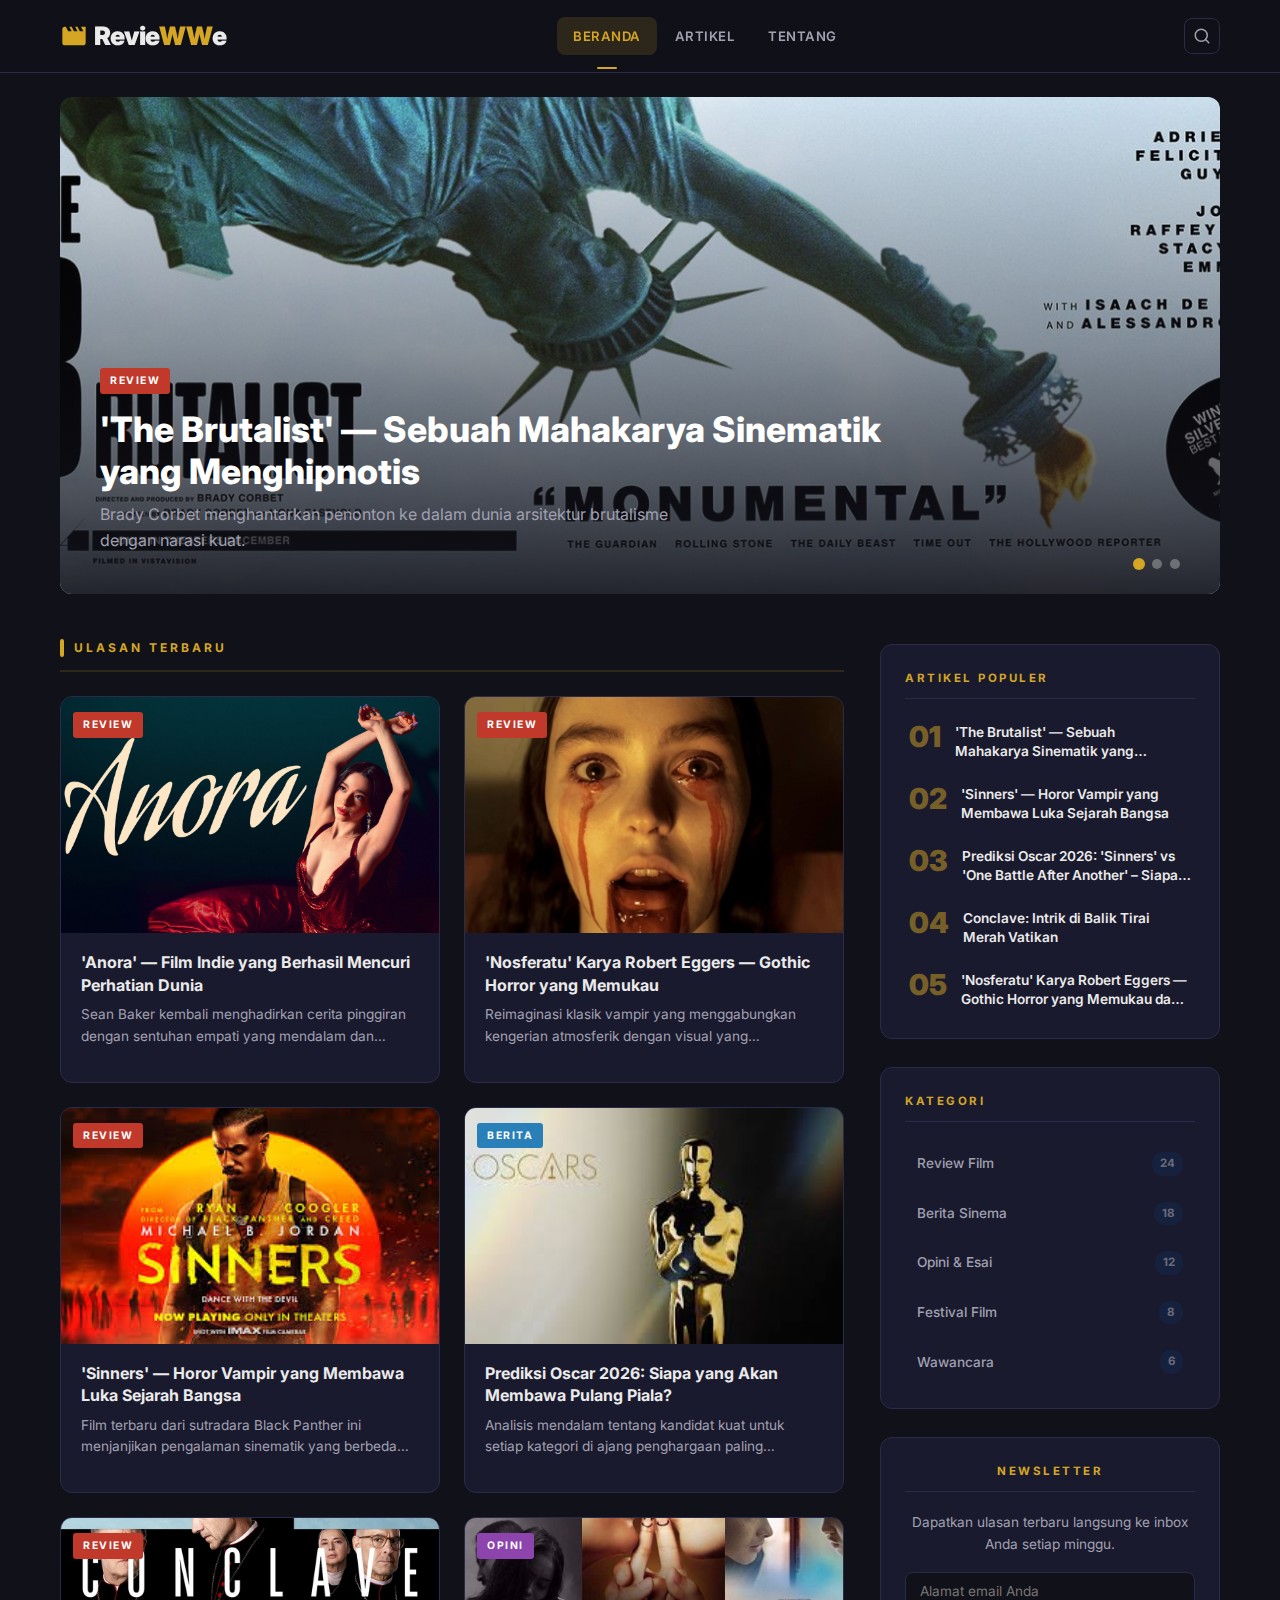
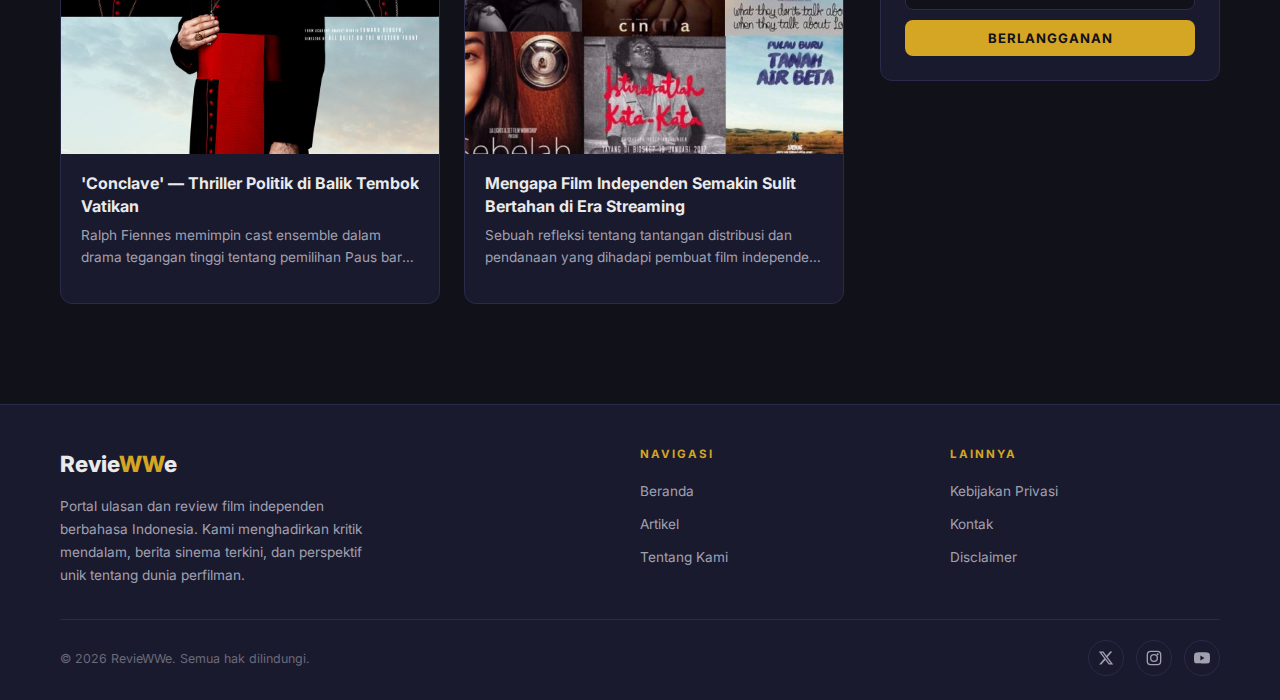
<file: index.html>
<!DOCTYPE html>
<html lang="id">

<head>
    <meta charset="UTF-8">
    <meta name="viewport" content="width=device-width, initial-scale=1.0">
    <title>RevieWWe — Ulasan & Review Film Terkini</title>
    <meta name="description"
        content="RevieWWe adalah portal ulasan dan review film terkini. Temukan kritik mendalam, berita sinema, dan rekomendasi film terbaik dari para penulis kami.">
    <link rel="stylesheet" href="css/style.css">
    <link rel="icon"
        href="data:image/svg+xml,<svg xmlns='http://www.w3.org/2000/svg' viewBox='0 0 100 100'><text y='.9em' font-size='90'>🎬</text></svg>">
</head>

<body>

    <!-- Header -->
    <header class="header">
        <div class="container">
            <div class="header__top">
                <a href="index.html" class="header__logo">
                    <svg class="header__logo-icon" viewBox="0 0 24 24" fill="currentColor">
                        <path
                            d="M18 4l2 4h-3l-2-4h-2l2 4h-3l-2-4H8l2 4H7L5 4H4c-1.1 0-2 .9-2 2v12c0 1.1.9 2 2 2h16c1.1 0 2-.9 2-2V4h-4z" />
                    </svg>
                    <div class="header__logo-text">Revie<span>WW</span>e</div>
                </a>

                <nav class="nav" id="mainNav">
                    <a href="index.html" class="nav__link nav__link--active">Beranda</a>
                    <a href="#review" class="nav__link">Artikel</a>
                    <a href="about.html" class="nav__link">Tentang</a>
                </nav>

                <div class="header__search">
                    <button class="search-btn" id="searchBtn" aria-label="Cari">
                        <svg viewBox="0 0 24 24" fill="none" stroke="currentColor" stroke-width="2"
                            stroke-linecap="round" stroke-linejoin="round">
                            <circle cx="11" cy="11" r="8" />
                            <path d="m21 21-4.3-4.3" />
                        </svg>
                    </button>
                    <button class="menu-toggle" id="menuToggle" aria-label="Menu">
                        <svg viewBox="0 0 24 24" fill="none" stroke="currentColor" stroke-width="2"
                            stroke-linecap="round">
                            <path d="M3 12h18M3 6h18M3 18h18" />
                        </svg>
                    </button>
                </div>
            </div>
        </div>
    </header>

    <!-- Mobile Nav Overlay -->
    <div class="nav-overlay" id="navOverlay"></div>

    <!-- Search Overlay -->
    <div class="search-overlay" id="searchOverlay">
        <button class="search-overlay__close" id="searchClose">✕</button>
        <div class="search-overlay__inner">
            <input type="text" class="search-overlay__input" id="searchInput"
                placeholder="Cari artikel, review, berita...">
        </div>
    </div>

    <!-- Hero Carousel -->
    <section class="hero">
        <div class="container">
            <div class="hero__carousel" id="heroCarousel">
                <div class="hero__slides">
                    <!-- Slide 1 -->
                    <a href="artikel/The Brutalist.html" class="hero__slide hero__slide--active">
                        <img class="hero__image" src="../Img/The Brutalist/the brutalist.jpg"
                            alt="The Brutalist Review">
                        <div class="hero__overlay">
                            <div class="hero__badge">
                                <span class="badge badge--review">Review</span>
                            </div>
                            <h2 class="hero__title">'The Brutalist' — Sebuah Mahakarya Sinematik yang Menghipnotis</h2>
                            <p class="hero__excerpt">Brady Corbet menghantarkan penonton ke dalam dunia arsitektur
                                brutalisme dengan narasi kuat.</p>
                        </div>
                    </a>
                    <!-- Slide 2 -->
                    <a href="artikel/Anora.html" class="hero__slide">
                        <img class="hero__image" src="../Img/Anora/anora.jpg" alt="Anora Review">
                        <div class="hero__overlay">
                            <div class="hero__badge">
                                <span class="badge badge--review">Review</span>
                            </div>
                            <h2 class="hero__title">'Anora' — Film Indie yang Berhasil Mencuri Perhatian Dunia</h2>
                            <p class="hero__excerpt">Sean Baker kembali menghadirkan cerita pinggiran dengan sentuhan
                                empati yang mendalam.</p>
                        </div>
                    </a>
                    <!-- Slide 3 -->
                    <a href="artikel/Nosferatu.html" class="hero__slide">
                        <img class="hero__image" src="../Img/Nosferatu/Nosferatu.webp" alt="Nosferatu Review">
                        <div class="hero__overlay">
                            <div class="hero__badge">
                                <span class="badge badge--review">Review</span>
                            </div>
                            <h2 class="hero__title">'Nosferatu' — Gothic Horror yang Memukau dan Mengerikan</h2>
                            <p class="hero__excerpt">Reimaginasi klasik vampir yang menggabungkan kengerian atmosferik
                                visual menakjubkan.</p>
                        </div>
                    </a>
                </div>
                <!-- Carousel Dots -->
                <div class="hero__dots">
                    <button class="hero__dot hero__dot--active" data-slide="0" aria-label="Slide 1"></button>
                    <button class="hero__dot" data-slide="1" aria-label="Slide 2"></button>
                    <button class="hero__dot" data-slide="2" aria-label="Slide 3"></button>
                </div>
            </div>
        </div>
    </section>

    <!-- Main Content -->
    <div class="container">
        <div class="main">
            <!-- Articles -->
            <div>
                <h2 class="section-title" id="review">Ulasan Terbaru</h2>
                <div class="article-grid">
                    <!-- Card 1 -->
                    <a href="artikel/Anora.html" class="article-card">
                        <div class="article-card__image-wrap">
                            <img class="article-card__image" src="../Img/Anora/anora.jpg" alt="Anora Review">
                            <div class="article-card__badge">
                                <span class="badge badge--review">Review</span>
                            </div>
                        </div>
                        <div class="article-card__body">
                            <h3 class="article-card__title">'Anora' — Film Indie yang Berhasil Mencuri Perhatian Dunia
                            </h3>
                            <p class="article-card__excerpt">Sean Baker kembali menghadirkan cerita pinggiran dengan
                                sentuhan empati yang mendalam dan sinematografi naturalistik.</p>
                        </div>
                    </a>

                    <!-- Card 2 -->
                    <a href="artikel/Nosferatu.html" class="article-card">
                        <div class="article-card__image-wrap">
                            <img class="article-card__image" src="../Img/Nosferatu/Nosferatu.webp"
                                alt="Nosferatu Review">
                            <div class="article-card__badge">
                                <span class="badge badge--review">Review</span>
                            </div>
                        </div>
                        <div class="article-card__body">
                            <h3 class="article-card__title">'Nosferatu' Karya Robert Eggers — Gothic Horror yang Memukau
                            </h3>
                            <p class="article-card__excerpt">Reimaginasi klasik vampir yang menggabungkan kengerian
                                atmosferik dengan visual yang menakjubkan.</p>
                        </div>
                    </a>

                    <!-- Card 3 -->
                    <a href="artikel/Sinners.html" class="article-card">
                        <div class="article-card__image-wrap">
                            <img class="article-card__image" src="../Img/Sinners/Sinners.jpg" alt="Sinners Review">
                            <div class="article-card__badge">
                                <span class="badge badge--review">Review</span>
                            </div>
                        </div>
                        <div class="article-card__body">
                            <h3 class="article-card__title">'Sinners' — Horor Vampir yang Membawa Luka Sejarah Bangsa
                            </h3>
                            <p class="article-card__excerpt">Film terbaru dari sutradara Black Panther ini menjanjikan
                                pengalaman sinematik yang berbeda dari karya-karya sebelumnya.</p>
                        </div>
                    </a>

                    <!-- Card 4 -->
                    <a href="artikel/Oscar.html" class="article-card">
                        <div class="article-card__image-wrap">
                            <img class="article-card__image" src="../Img/Oscar/oscar.jpg" alt="Oscar 2026">
                            <div class="article-card__badge">
                                <span class="badge badge--berita">Berita</span>
                            </div>
                        </div>
                        <div class="article-card__body">
                            <h3 class="article-card__title">Prediksi Oscar 2026: Siapa yang Akan Membawa Pulang Piala?
                            </h3>
                            <p class="article-card__excerpt">Analisis mendalam tentang kandidat kuat untuk setiap
                                kategori di ajang penghargaan paling bergengsi di dunia perfilman.</p>
                        </div>
                    </a>

                    <!-- Card 5 -->
                    <a href="artikel/Conclave.html" class="article-card">
                        <div class="article-card__image-wrap">
                            <img class="article-card__image" src="../Img/Conclave/conclave.jpg" alt="Conclave Review">
                            <div class="article-card__badge">
                                <span class="badge badge--review">Review</span>
                            </div>
                        </div>
                        <div class="article-card__body">
                            <h3 class="article-card__title">'Conclave' — Thriller Politik di Balik Tembok Vatikan</h3>
                            <p class="article-card__excerpt">Ralph Fiennes memimpin cast ensemble dalam drama tegangan
                                tinggi tentang pemilihan Paus baru yang penuh intrik.</p>
                        </div>
                    </a>

                    <!-- Card 6 -->
                    <a href="artikel/Film-indie.html" class="article-card">
                        <div class="article-card__image-wrap">
                            <img class="article-card__image" src="../Img/Indie/indie-cinema.jpg" alt="Opini Film">
                            <div class="article-card__badge">
                                <span class="badge badge--opini">Opini</span>
                            </div>
                        </div>
                        <div class="article-card__body">
                            <h3 class="article-card__title">Mengapa Film Independen Semakin Sulit Bertahan di Era
                                Streaming</h3>
                            <p class="article-card__excerpt">Sebuah refleksi tentang tantangan distribusi dan pendanaan
                                yang dihadapi pembuat film independen saat ini.</p>
                        </div>
                    </a>
                </div>
            </div>

            <!-- Sidebar -->
            <aside class="sidebar">
                <!-- Popular -->
                <div class="widget">
                    <h3 class="widget__title">Artikel Populer</h3>
                    <div class="popular-list">
                        <!-- POPULAR_START -->
                        <a href="artikel/The Brutalist.html" class="popular-item">
                            <div class="popular-item__number">01</div>
                            <div class="popular-item__content">
                                <div class="popular-item__title">'The Brutalist' — Sebuah Mahakarya Sinematik yang Menghipnotis Penonton
                    Sepanjang 3 Jam</div>
                            </div>
                        </a>
                        <a href="artikel/Sinners.html" class="popular-item">
                            <div class="popular-item__number">02</div>
                            <div class="popular-item__content">
                                <div class="popular-item__title">'Sinners' — Horor Vampir yang Membawa Luka Sejarah Bangsa</div>
                            </div>
                        </a>
                        <a href="artikel/Oscar.html" class="popular-item">
                            <div class="popular-item__number">03</div>
                            <div class="popular-item__content">
                                <div class="popular-item__title">Prediksi Oscar 2026: 'Sinners' vs 'One Battle After Another' – Siapa
                    yang Akan Mendominasi?</div>
                            </div>
                        </a>
                        <a href="artikel/Conclave.html" class="popular-item">
                            <div class="popular-item__number">04</div>
                            <div class="popular-item__content">
                                <div class="popular-item__title">Conclave: Intrik di Balik Tirai Merah Vatikan</div>
                            </div>
                        </a>
                        <a href="artikel/Nosferatu.html" class="popular-item">
                            <div class="popular-item__number">05</div>
                            <div class="popular-item__content">
                                <div class="popular-item__title">'Nosferatu' Karya Robert Eggers — Gothic Horror yang Memukau dan
                    Mengerikan</div>
                            </div>
                        </a>
                        <!-- POPULAR_END -->
                    </div>
                </div>

                <!-- Categories -->
                <div class="widget">
                    <h3 class="widget__title">Kategori</h3>
                    <div class="category-list">
                        <a href="#" class="category-item">
                            <span>Review Film</span>
                            <span class="category-item__count">24</span>
                        </a>
                        <a href="#" class="category-item">
                            <span>Berita Sinema</span>
                            <span class="category-item__count">18</span>
                        </a>
                        <a href="#" class="category-item">
                            <span>Opini & Esai</span>
                            <span class="category-item__count">12</span>
                        </a>
                        <a href="#" class="category-item">
                            <span>Festival Film</span>
                            <span class="category-item__count">8</span>
                        </a>
                        <a href="#" class="category-item">
                            <span>Wawancara</span>
                            <span class="category-item__count">6</span>
                        </a>
                    </div>
                </div>

                <!-- Newsletter -->
                <div class="widget newsletter">
                    <h3 class="widget__title">Newsletter</h3>
                    <p class="newsletter__desc">Dapatkan ulasan terbaru langsung ke inbox Anda setiap minggu.</p>
                    <form class="newsletter__form" onsubmit="event.preventDefault()">
                        <input type="email" class="newsletter__input" placeholder="Alamat email Anda">
                        <button type="submit" class="newsletter__btn">Berlangganan</button>
                    </form>
                </div>
            </aside>
        </div>
    </div>

    <!-- Footer -->
    <footer class="footer">
        <div class="container">
            <div class="footer__inner">
                <div>
                    <div class="footer__brand-name">Revie<span>WW</span>e</div>
                    <p class="footer__brand-desc">Portal ulasan dan review film independen berbahasa Indonesia. Kami
                        menghadirkan kritik mendalam, berita sinema terkini, dan perspektif unik tentang dunia
                        perfilman.</p>
                </div>
                <div>
                    <h4 class="footer__heading">Navigasi</h4>
                    <div class="footer__links">
                        <a href="index.html" class="footer__link">Beranda</a>
                        <a href="#review" class="footer__link">Artikel</a>
                        <a href="about.html" class="footer__link">Tentang Kami</a>
                    </div>
                </div>
                <div>
                    <h4 class="footer__heading">Lainnya</h4>
                    <div class="footer__links">
                        <a href="privacy.html" class="footer__link">Kebijakan Privasi</a>
                        <a href="about.html" class="footer__link">Kontak</a>
                        <a href="privacy.html" class="footer__link">Disclaimer</a>
                    </div>
                </div>
            </div>
            <div class="footer__bottom">
                <p class="footer__copy">&copy; 2026 RevieWWe. Semua hak dilindungi.</p>
                <div class="footer__socials">
                    <a href="#" class="footer__social" aria-label="Twitter">
                        <svg viewBox="0 0 24 24" fill="currentColor">
                            <path
                                d="M18.244 2.25h3.308l-7.227 8.26 8.502 11.24H16.17l-5.214-6.817L4.99 21.75H1.68l7.73-8.835L1.254 2.25H8.08l4.713 6.231zm-1.161 17.52h1.833L7.084 4.126H5.117z" />
                        </svg>
                    </a>
                    <a href="#" class="footer__social" aria-label="Instagram">
                        <svg viewBox="0 0 24 24" fill="none" stroke="currentColor" stroke-width="2"
                            stroke-linecap="round" stroke-linejoin="round">
                            <rect x="2" y="2" width="20" height="20" rx="5" />
                            <circle cx="12" cy="12" r="5" />
                            <circle cx="17.5" cy="6.5" r="1.5" fill="currentColor" stroke="none" />
                        </svg>
                    </a>
                    <a href="#" class="footer__social" aria-label="YouTube">
                        <svg viewBox="0 0 24 24" fill="currentColor">
                            <path
                                d="M23.498 6.186a3.016 3.016 0 0 0-2.122-2.136C19.505 3.545 12 3.545 12 3.545s-7.505 0-9.377.505A3.017 3.017 0 0 0 .502 6.186C0 8.07 0 12 0 12s0 3.93.502 5.814a3.016 3.016 0 0 0 2.122 2.136c1.871.505 9.376.505 9.376.505s7.505 0 9.377-.505a3.015 3.015 0 0 0 2.122-2.136C24 15.93 24 12 24 12s0-3.93-.502-5.814zM9.545 15.568V8.432L15.818 12l-6.273 3.568z" />
                        </svg>
                    </a>
                </div>
            </div>
        </div>
    </footer>

    <script src="js/script.js"></script>
</body>

</html>
</file>
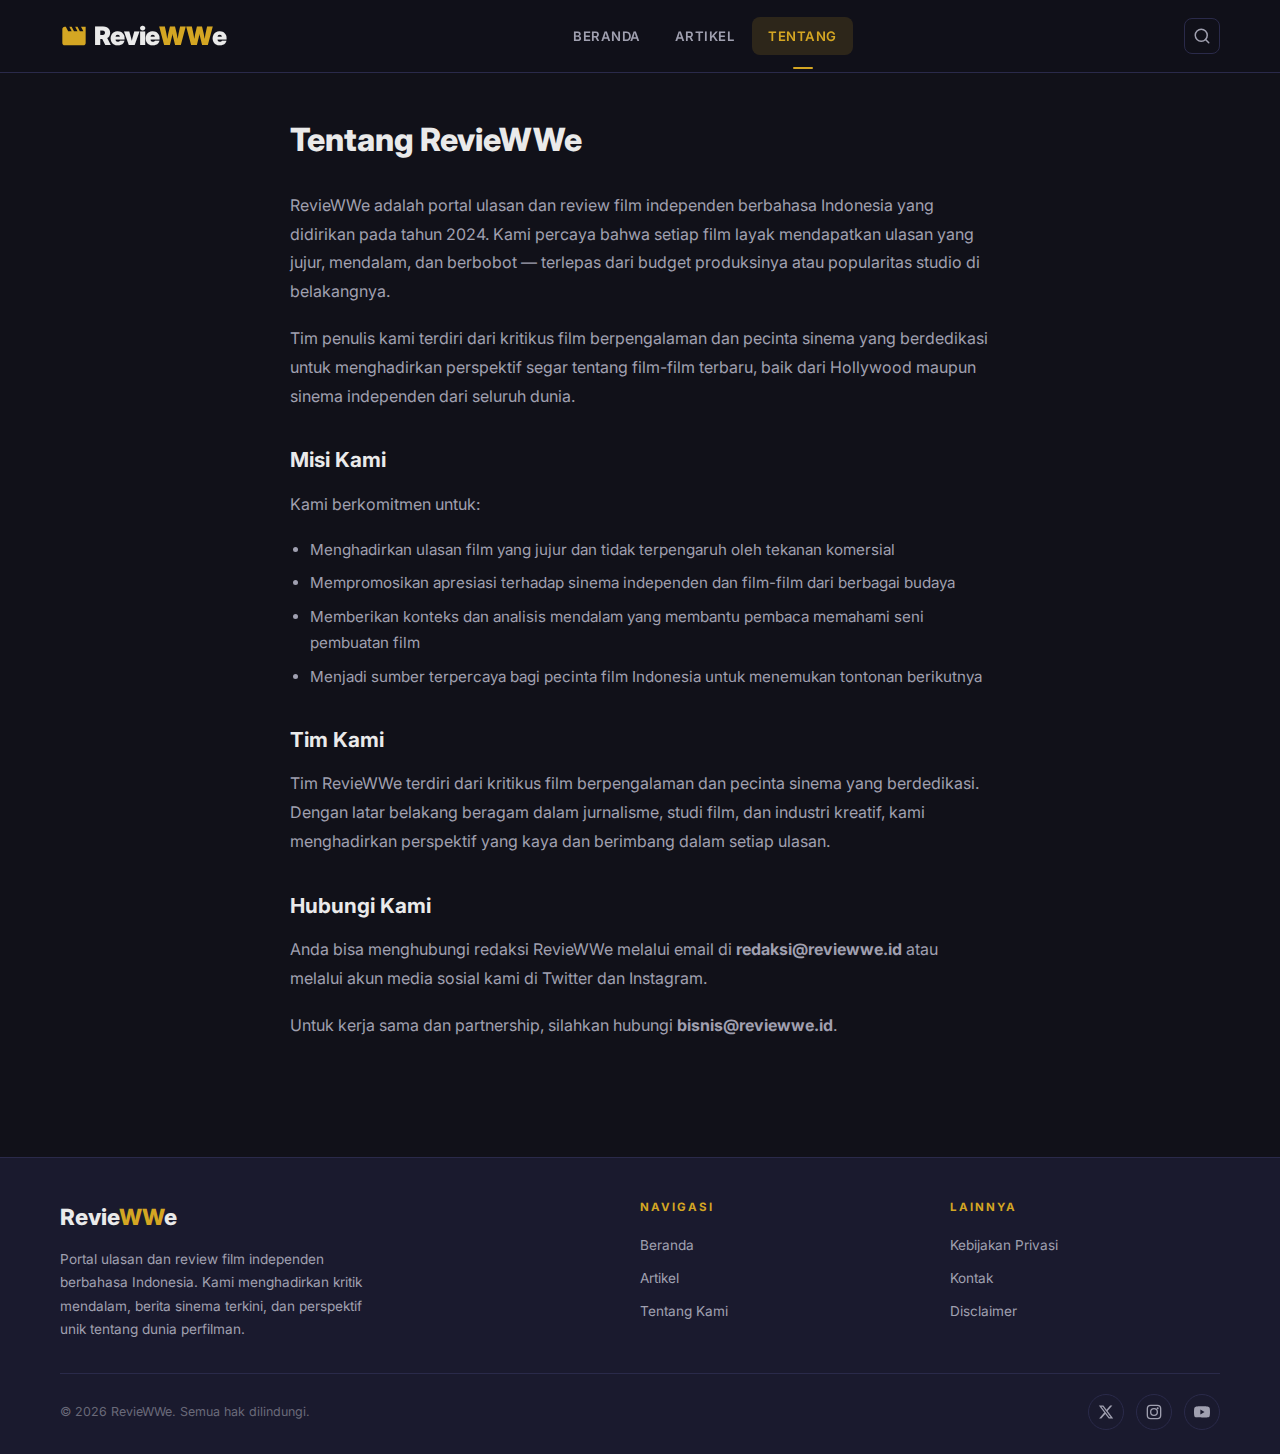
<file: about.html>
<!DOCTYPE html>
<html lang="id">

<head>
    <meta charset="UTF-8">
    <meta name="viewport" content="width=device-width, initial-scale=1.0">
    <title>Tentang Kami — RevieWWe</title>
    <meta name="description" content="Tentang RevieWWe — portal ulasan dan review film independen berbahasa Indonesia.">
    <link rel="stylesheet" href="css/style.css">
    <link rel="icon"
        href="data:image/svg+xml,<svg xmlns='http://www.w3.org/2000/svg' viewBox='0 0 100 100'><text y='.9em' font-size='90'>🎬</text></svg>">
</head>

<body>

    <!-- Header -->
    <header class="header">
        <div class="container">
            <div class="header__top">
                <a href="index.html" class="header__logo">
                    <svg class="header__logo-icon" viewBox="0 0 24 24" fill="currentColor">
                        <path
                            d="M18 4l2 4h-3l-2-4h-2l2 4h-3l-2-4H8l2 4H7L5 4H4c-1.1 0-2 .9-2 2v12c0 1.1.9 2 2 2h16c1.1 0 2-.9 2-2V4h-4z" />
                    </svg>
                    <div class="header__logo-text">Revie<span>WW</span>e</div>
                </a>
                <nav class="nav" id="mainNav">
                    <a href="index.html" class="nav__link">Beranda</a>
                    <a href="index.html#review" class="nav__link">Artikel</a>
                    <a href="about.html" class="nav__link nav__link--active">Tentang</a>
                </nav>
                <div class="header__search">
                    <button class="search-btn" id="searchBtn" aria-label="Cari">
                        <svg viewBox="0 0 24 24" fill="none" stroke="currentColor" stroke-width="2"
                            stroke-linecap="round" stroke-linejoin="round">
                            <circle cx="11" cy="11" r="8" />
                            <path d="m21 21-4.3-4.3" />
                        </svg>
                    </button>
                    <button class="menu-toggle" id="menuToggle" aria-label="Menu">
                        <svg viewBox="0 0 24 24" fill="none" stroke="currentColor" stroke-width="2"
                            stroke-linecap="round">
                            <path d="M3 12h18M3 6h18M3 18h18" />
                        </svg>
                    </button>
                </div>
            </div>
        </div>
    </header>
    <div class="nav-overlay" id="navOverlay"></div>
    <div class="search-overlay" id="searchOverlay">
        <button class="search-overlay__close" id="searchClose">✕</button>
        <div class="search-overlay__inner">
            <input type="text" class="search-overlay__input" id="searchInput"
                placeholder="Cari artikel, review, berita...">
        </div>
    </div>

    <!-- Content -->
    <div class="container">
        <div class="static-page">
            <h1>Tentang RevieWWe</h1>
            <p>RevieWWe adalah portal ulasan dan review film independen berbahasa Indonesia yang didirikan pada tahun
                2024. Kami percaya bahwa setiap film layak mendapatkan ulasan yang jujur, mendalam, dan berbobot —
                terlepas dari budget produksinya atau popularitas studio di belakangnya.</p>

            <p>Tim penulis kami terdiri dari kritikus film berpengalaman dan pecinta sinema yang berdedikasi untuk
                menghadirkan perspektif segar tentang film-film terbaru, baik dari Hollywood maupun sinema independen
                dari seluruh dunia.</p>

            <h2>Misi Kami</h2>
            <p>Kami berkomitmen untuk:</p>
            <ul>
                <li>Menghadirkan ulasan film yang jujur dan tidak terpengaruh oleh tekanan komersial</li>
                <li>Mempromosikan apresiasi terhadap sinema independen dan film-film dari berbagai budaya</li>
                <li>Memberikan konteks dan analisis mendalam yang membantu pembaca memahami seni pembuatan film</li>
                <li>Menjadi sumber terpercaya bagi pecinta film Indonesia untuk menemukan tontonan berikutnya</li>
            </ul>

            <h2>Tim Kami</h2>
            <p>Tim RevieWWe terdiri dari kritikus film berpengalaman dan pecinta sinema yang berdedikasi. Dengan latar
                belakang beragam dalam jurnalisme, studi film, dan industri kreatif, kami menghadirkan perspektif yang
                kaya dan berimbang dalam setiap ulasan.</p>

            <h2>Hubungi Kami</h2>
            <p>Anda bisa menghubungi redaksi RevieWWe melalui email di <strong>redaksi@reviewwe.id</strong> atau melalui
                akun media sosial kami di Twitter dan Instagram.</p>
            <p>Untuk kerja sama dan partnership, silahkan hubungi <strong>bisnis@reviewwe.id</strong>.</p>
        </div>
    </div>

    <!-- Footer -->
    <footer class="footer">
        <div class="container">
            <div class="footer__inner">
                <div>
                    <div class="footer__brand-name">Revie<span>WW</span>e</div>
                    <p class="footer__brand-desc">Portal ulasan dan review film independen berbahasa Indonesia. Kami
                        menghadirkan kritik mendalam, berita sinema terkini, dan perspektif unik tentang dunia
                        perfilman.</p>
                </div>
                <div>
                    <h4 class="footer__heading">Navigasi</h4>
                    <div class="footer__links">
                        <a href="index.html" class="footer__link">Beranda</a>
                        <a href="index.html#review" class="footer__link">Artikel</a>
                        <a href="about.html" class="footer__link">Tentang Kami</a>
                    </div>
                </div>
                <div>
                    <h4 class="footer__heading">Lainnya</h4>
                    <div class="footer__links">
                        <a href="privacy.html" class="footer__link">Kebijakan Privasi</a>
                        <a href="about.html" class="footer__link">Kontak</a>
                        <a href="privacy.html" class="footer__link">Disclaimer</a>
                    </div>
                </div>
            </div>
            <div class="footer__bottom">
                <p class="footer__copy">&copy; 2026 RevieWWe. Semua hak dilindungi.</p>
                <div class="footer__socials">
                    <a href="#" class="footer__social" aria-label="Twitter"><svg viewBox="0 0 24 24"
                            fill="currentColor">
                            <path
                                d="M18.244 2.25h3.308l-7.227 8.26 8.502 11.24H16.17l-5.214-6.817L4.99 21.75H1.68l7.73-8.835L1.254 2.25H8.08l4.713 6.231zm-1.161 17.52h1.833L7.084 4.126H5.117z" />
                        </svg></a>
                    <a href="#" class="footer__social" aria-label="Instagram"><svg viewBox="0 0 24 24" fill="none"
                            stroke="currentColor" stroke-width="2" stroke-linecap="round" stroke-linejoin="round">
                            <rect x="2" y="2" width="20" height="20" rx="5" />
                            <circle cx="12" cy="12" r="5" />
                            <circle cx="17.5" cy="6.5" r="1.5" fill="currentColor" stroke="none" />
                        </svg></a>
                    <a href="#" class="footer__social" aria-label="YouTube"><svg viewBox="0 0 24 24"
                            fill="currentColor">
                            <path
                                d="M23.498 6.186a3.016 3.016 0 0 0-2.122-2.136C19.505 3.545 12 3.545 12 3.545s-7.505 0-9.377.505A3.017 3.017 0 0 0 .502 6.186C0 8.07 0 12 0 12s0 3.93.502 5.814a3.016 3.016 0 0 0 2.122 2.136c1.871.505 9.376.505 9.376.505s7.505 0 9.377-.505a3.015 3.015 0 0 0 2.122-2.136C24 15.93 24 12 24 12s0-3.93-.502-5.814zM9.545 15.568V8.432L15.818 12l-6.273 3.568z" />
                        </svg></a>
                </div>
            </div>
        </div>
    </footer>

    <script src="js/script.js"></script>
</body>

</html>
</file>
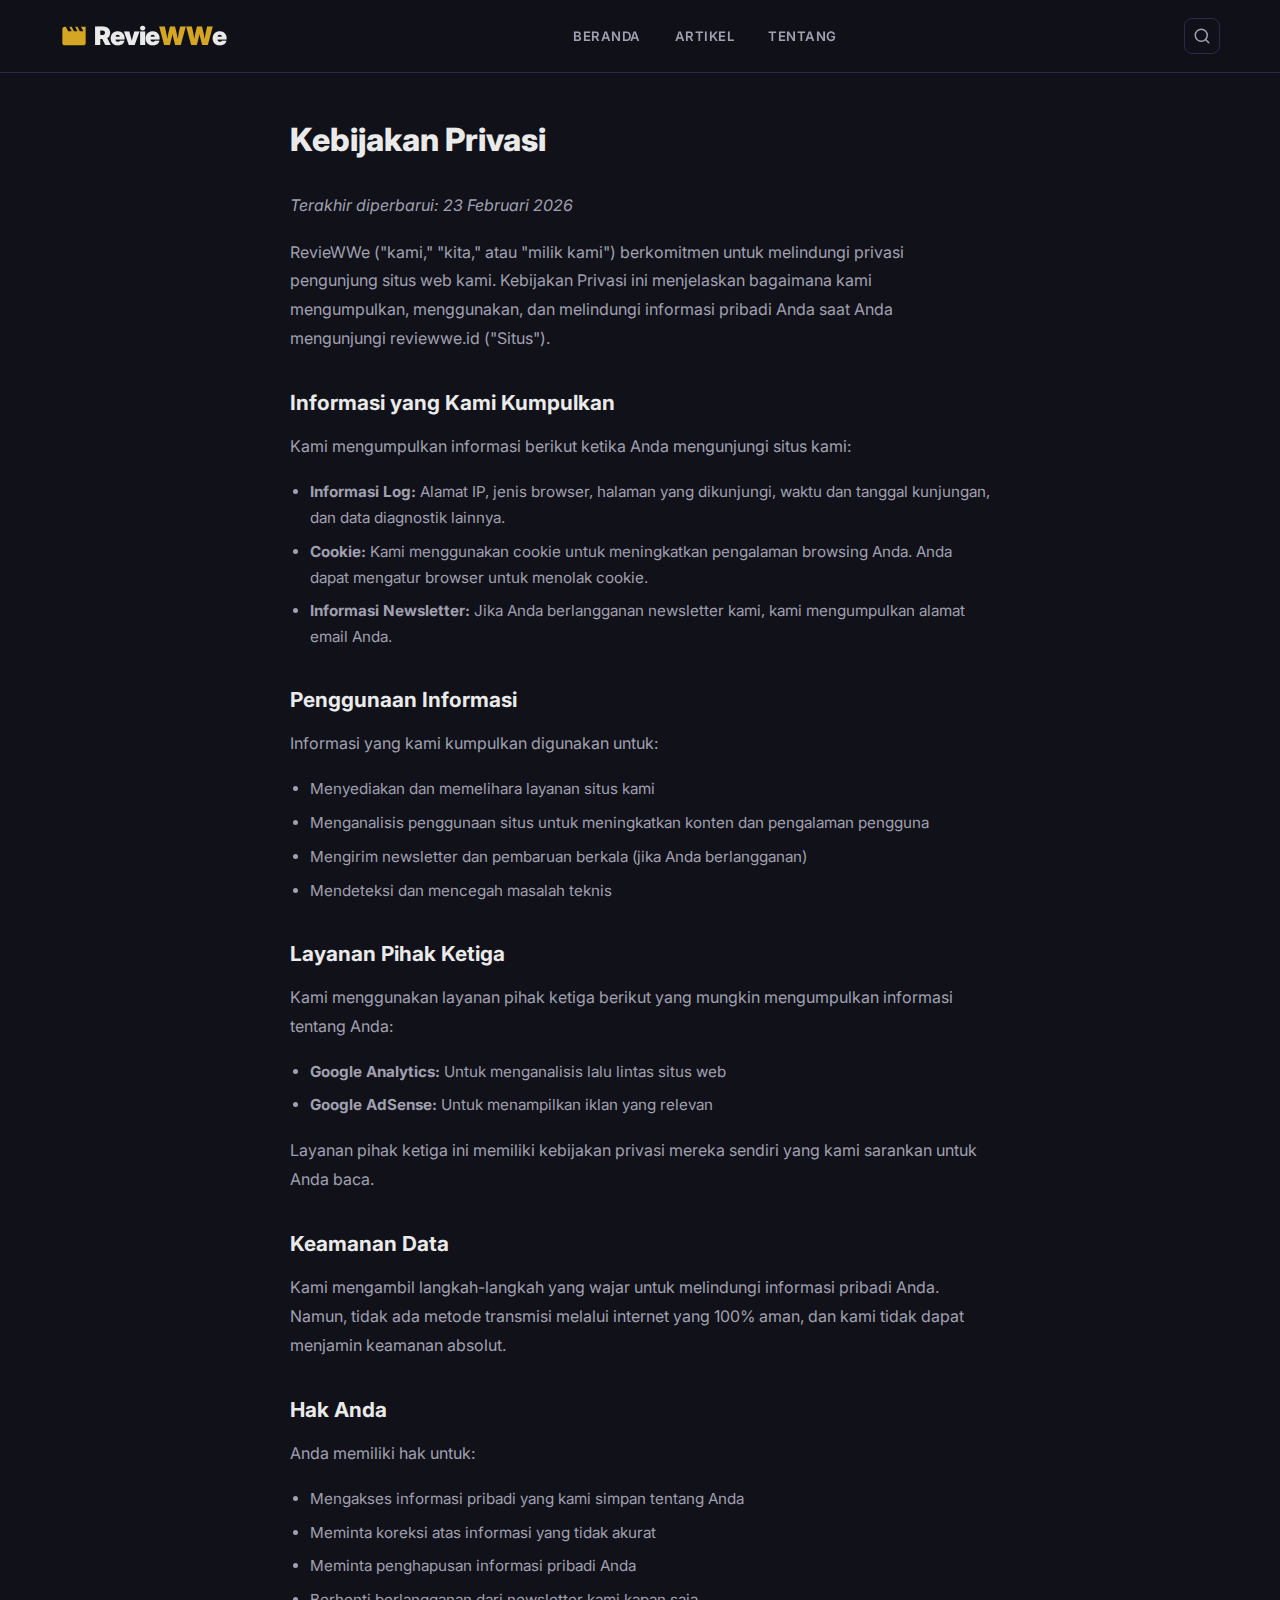
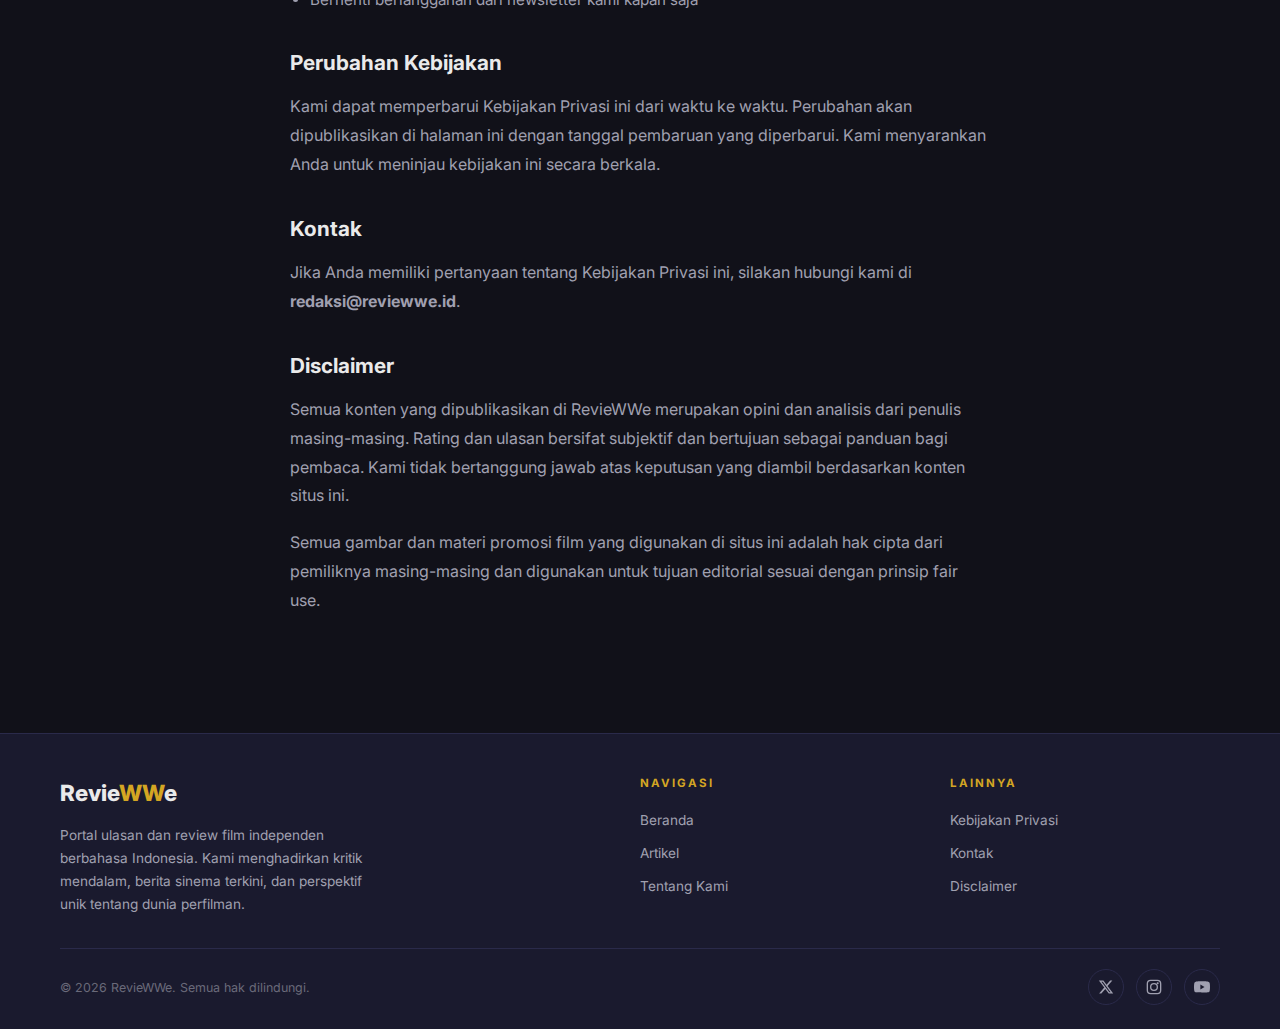
<file: privacy.html>
<!DOCTYPE html>
<html lang="id">

<head>
    <meta charset="UTF-8">
    <meta name="viewport" content="width=device-width, initial-scale=1.0">
    <title>Kebijakan Privasi — RevieWWe</title>
    <meta name="description"
        content="Kebijakan privasi RevieWWe — informasi tentang bagaimana kami mengumpulkan, menggunakan, dan melindungi data pengunjung.">
    <link rel="stylesheet" href="css/style.css">
    <link rel="icon"
        href="data:image/svg+xml,<svg xmlns='http://www.w3.org/2000/svg' viewBox='0 0 100 100'><text y='.9em' font-size='90'>🎬</text></svg>">
</head>

<body>

    <!-- Header -->
    <header class="header">
        <div class="container">
            <div class="header__top">
                <a href="index.html" class="header__logo">
                    <svg class="header__logo-icon" viewBox="0 0 24 24" fill="currentColor">
                        <path
                            d="M18 4l2 4h-3l-2-4h-2l2 4h-3l-2-4H8l2 4H7L5 4H4c-1.1 0-2 .9-2 2v12c0 1.1.9 2 2 2h16c1.1 0 2-.9 2-2V4h-4z" />
                    </svg>
                    <div class="header__logo-text">Revie<span>WW</span>e</div>
                </a>
                <nav class="nav" id="mainNav">
                    <a href="index.html" class="nav__link">Beranda</a>
                    <a href="index.html#review" class="nav__link">Artikel</a>
                    <a href="about.html" class="nav__link">Tentang</a>
                </nav>
                <div class="header__search">
                    <button class="search-btn" id="searchBtn" aria-label="Cari">
                        <svg viewBox="0 0 24 24" fill="none" stroke="currentColor" stroke-width="2"
                            stroke-linecap="round" stroke-linejoin="round">
                            <circle cx="11" cy="11" r="8" />
                            <path d="m21 21-4.3-4.3" />
                        </svg>
                    </button>
                    <button class="menu-toggle" id="menuToggle" aria-label="Menu">
                        <svg viewBox="0 0 24 24" fill="none" stroke="currentColor" stroke-width="2"
                            stroke-linecap="round">
                            <path d="M3 12h18M3 6h18M3 18h18" />
                        </svg>
                    </button>
                </div>
            </div>
        </div>
    </header>
    <div class="nav-overlay" id="navOverlay"></div>
    <div class="search-overlay" id="searchOverlay">
        <button class="search-overlay__close" id="searchClose">✕</button>
        <div class="search-overlay__inner">
            <input type="text" class="search-overlay__input" id="searchInput"
                placeholder="Cari artikel, review, berita...">
        </div>
    </div>

    <!-- Content -->
    <div class="container">
        <div class="static-page">
            <h1>Kebijakan Privasi</h1>
            <p><em>Terakhir diperbarui: 23 Februari 2026</em></p>

            <p>RevieWWe ("kami," "kita," atau "milik kami") berkomitmen untuk melindungi privasi pengunjung situs web
                kami. Kebijakan Privasi ini menjelaskan bagaimana kami mengumpulkan, menggunakan, dan melindungi
                informasi pribadi Anda saat Anda mengunjungi reviewwe.id ("Situs").</p>

            <h2>Informasi yang Kami Kumpulkan</h2>
            <p>Kami mengumpulkan informasi berikut ketika Anda mengunjungi situs kami:</p>
            <ul>
                <li><strong>Informasi Log:</strong> Alamat IP, jenis browser, halaman yang dikunjungi, waktu dan tanggal
                    kunjungan, dan data diagnostik lainnya.</li>
                <li><strong>Cookie:</strong> Kami menggunakan cookie untuk meningkatkan pengalaman browsing Anda. Anda
                    dapat mengatur browser untuk menolak cookie.</li>
                <li><strong>Informasi Newsletter:</strong> Jika Anda berlangganan newsletter kami, kami mengumpulkan
                    alamat email Anda.</li>
            </ul>

            <h2>Penggunaan Informasi</h2>
            <p>Informasi yang kami kumpulkan digunakan untuk:</p>
            <ul>
                <li>Menyediakan dan memelihara layanan situs kami</li>
                <li>Menganalisis penggunaan situs untuk meningkatkan konten dan pengalaman pengguna</li>
                <li>Mengirim newsletter dan pembaruan berkala (jika Anda berlangganan)</li>
                <li>Mendeteksi dan mencegah masalah teknis</li>
            </ul>

            <h2>Layanan Pihak Ketiga</h2>
            <p>Kami menggunakan layanan pihak ketiga berikut yang mungkin mengumpulkan informasi tentang Anda:</p>
            <ul>
                <li><strong>Google Analytics:</strong> Untuk menganalisis lalu lintas situs web</li>
                <li><strong>Google AdSense:</strong> Untuk menampilkan iklan yang relevan</li>
            </ul>
            <p>Layanan pihak ketiga ini memiliki kebijakan privasi mereka sendiri yang kami sarankan untuk Anda baca.
            </p>

            <h2>Keamanan Data</h2>
            <p>Kami mengambil langkah-langkah yang wajar untuk melindungi informasi pribadi Anda. Namun, tidak ada
                metode transmisi melalui internet yang 100% aman, dan kami tidak dapat menjamin keamanan absolut.</p>

            <h2>Hak Anda</h2>
            <p>Anda memiliki hak untuk:</p>
            <ul>
                <li>Mengakses informasi pribadi yang kami simpan tentang Anda</li>
                <li>Meminta koreksi atas informasi yang tidak akurat</li>
                <li>Meminta penghapusan informasi pribadi Anda</li>
                <li>Berhenti berlangganan dari newsletter kami kapan saja</li>
            </ul>

            <h2>Perubahan Kebijakan</h2>
            <p>Kami dapat memperbarui Kebijakan Privasi ini dari waktu ke waktu. Perubahan akan dipublikasikan di
                halaman ini dengan tanggal pembaruan yang diperbarui. Kami menyarankan Anda untuk meninjau kebijakan ini
                secara berkala.</p>

            <h2>Kontak</h2>
            <p>Jika Anda memiliki pertanyaan tentang Kebijakan Privasi ini, silakan hubungi kami di
                <strong>redaksi@reviewwe.id</strong>.
            </p>

            <h2>Disclaimer</h2>
            <p>Semua konten yang dipublikasikan di RevieWWe merupakan opini dan analisis dari penulis masing-masing.
                Rating dan ulasan bersifat subjektif dan bertujuan sebagai panduan bagi pembaca. Kami tidak bertanggung
                jawab atas keputusan yang diambil berdasarkan konten situs ini.</p>
            <p>Semua gambar dan materi promosi film yang digunakan di situs ini adalah hak cipta dari pemiliknya
                masing-masing dan digunakan untuk tujuan editorial sesuai dengan prinsip fair use.</p>
        </div>
    </div>

    <!-- Footer -->
    <footer class="footer">
        <div class="container">
            <div class="footer__inner">
                <div>
                    <div class="footer__brand-name">Revie<span>WW</span>e</div>
                    <p class="footer__brand-desc">Portal ulasan dan review film independen berbahasa Indonesia. Kami
                        menghadirkan kritik mendalam, berita sinema terkini, dan perspektif unik tentang dunia
                        perfilman.</p>
                </div>
                <div>
                    <h4 class="footer__heading">Navigasi</h4>
                    <div class="footer__links">
                        <a href="index.html" class="footer__link">Beranda</a>
                        <a href="index.html#review" class="footer__link">Artikel</a>
                        <a href="about.html" class="footer__link">Tentang Kami</a>
                    </div>
                </div>
                <div>
                    <h4 class="footer__heading">Lainnya</h4>
                    <div class="footer__links">
                        <a href="privacy.html" class="footer__link">Kebijakan Privasi</a>
                        <a href="about.html" class="footer__link">Kontak</a>
                        <a href="privacy.html" class="footer__link">Disclaimer</a>
                    </div>
                </div>
            </div>
            <div class="footer__bottom">
                <p class="footer__copy">&copy; 2026 RevieWWe. Semua hak dilindungi.</p>
                <div class="footer__socials">
                    <a href="#" class="footer__social" aria-label="Twitter"><svg viewBox="0 0 24 24"
                            fill="currentColor">
                            <path
                                d="M18.244 2.25h3.308l-7.227 8.26 8.502 11.24H16.17l-5.214-6.817L4.99 21.75H1.68l7.73-8.835L1.254 2.25H8.08l4.713 6.231zm-1.161 17.52h1.833L7.084 4.126H5.117z" />
                        </svg></a>
                    <a href="#" class="footer__social" aria-label="Instagram"><svg viewBox="0 0 24 24" fill="none"
                            stroke="currentColor" stroke-width="2" stroke-linecap="round" stroke-linejoin="round">
                            <rect x="2" y="2" width="20" height="20" rx="5" />
                            <circle cx="12" cy="12" r="5" />
                            <circle cx="17.5" cy="6.5" r="1.5" fill="currentColor" stroke="none" />
                        </svg></a>
                    <a href="#" class="footer__social" aria-label="YouTube"><svg viewBox="0 0 24 24"
                            fill="currentColor">
                            <path
                                d="M23.498 6.186a3.016 3.016 0 0 0-2.122-2.136C19.505 3.545 12 3.545 12 3.545s-7.505 0-9.377.505A3.017 3.017 0 0 0 .502 6.186C0 8.07 0 12 0 12s0 3.93.502 5.814a3.016 3.016 0 0 0 2.122 2.136c1.871.505 9.376.505 9.376.505s7.505 0 9.377-.505a3.015 3.015 0 0 0 2.122-2.136C24 15.93 24 12 24 12s0-3.93-.502-5.814zM9.545 15.568V8.432L15.818 12l-6.273 3.568z" />
                        </svg></a>
                </div>
            </div>
        </div>
    </footer>

    <script src="js/script.js"></script>
</body>

</html>
</file>
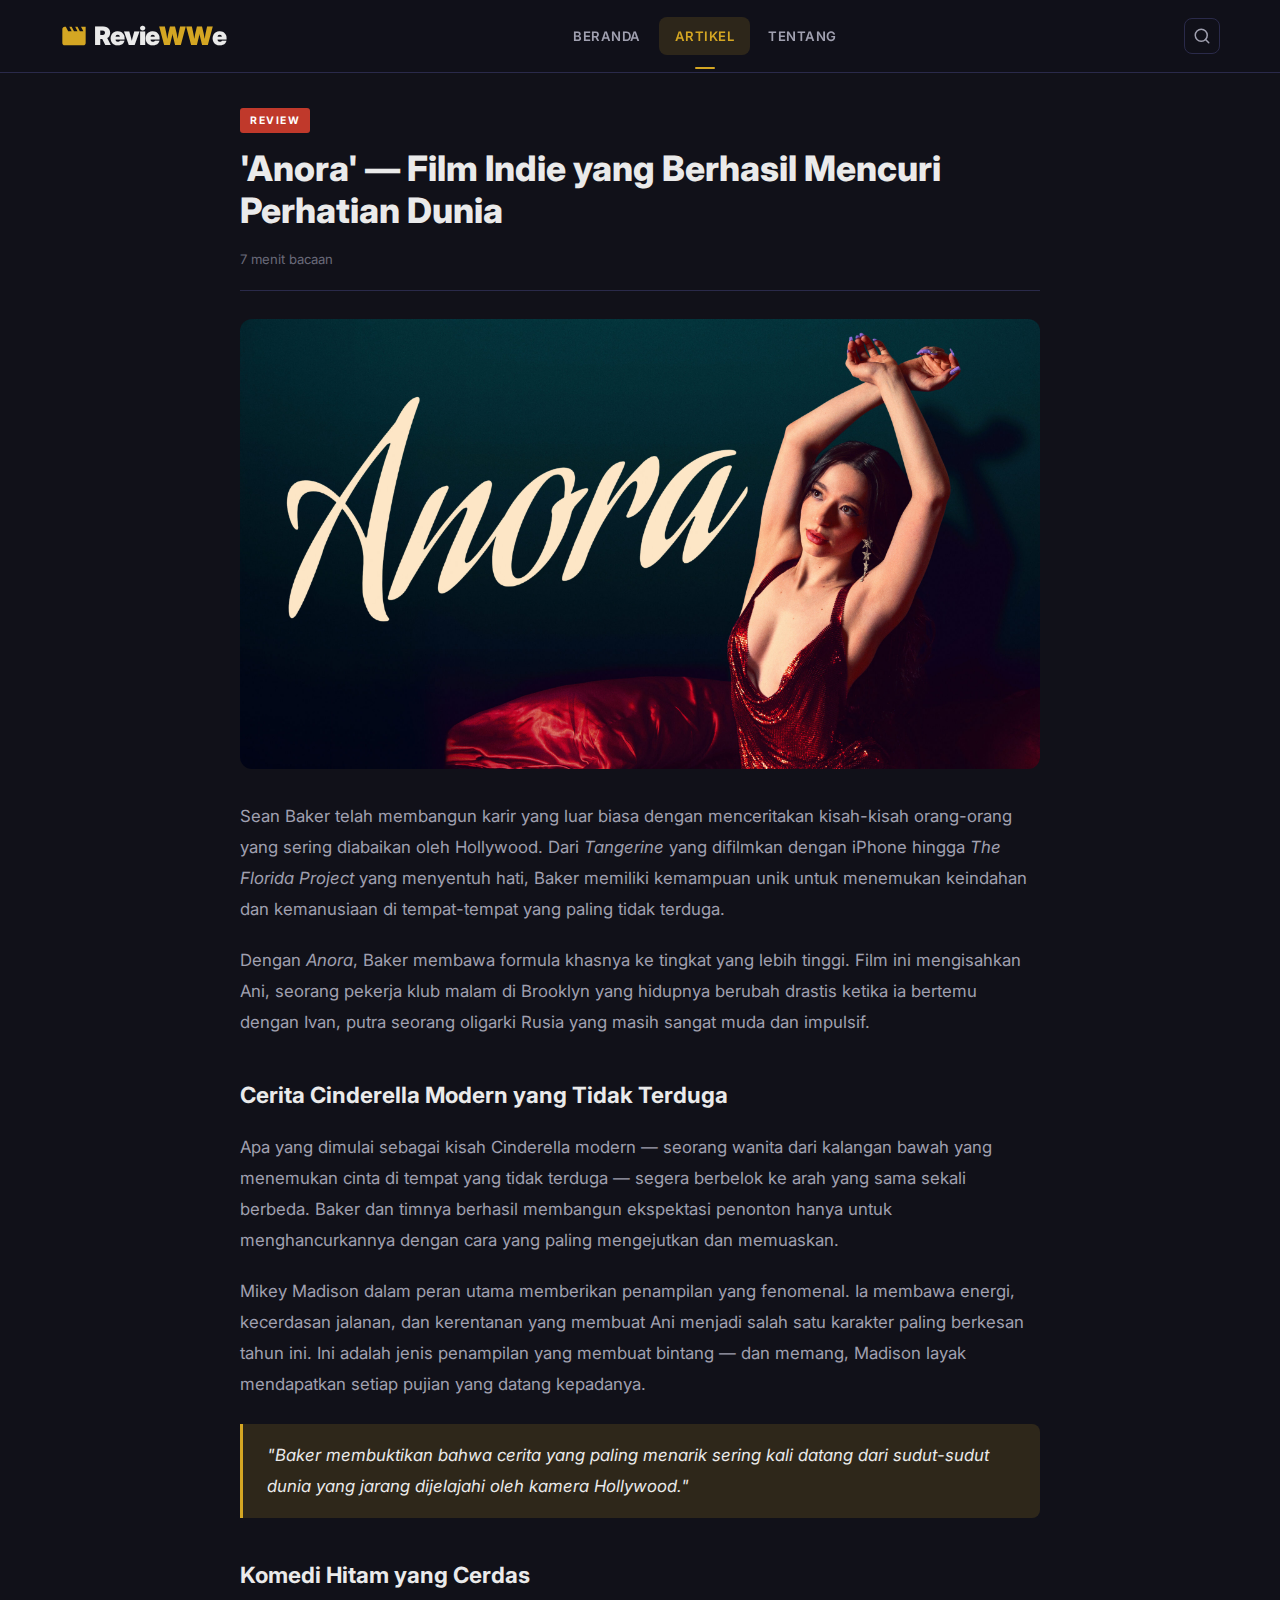
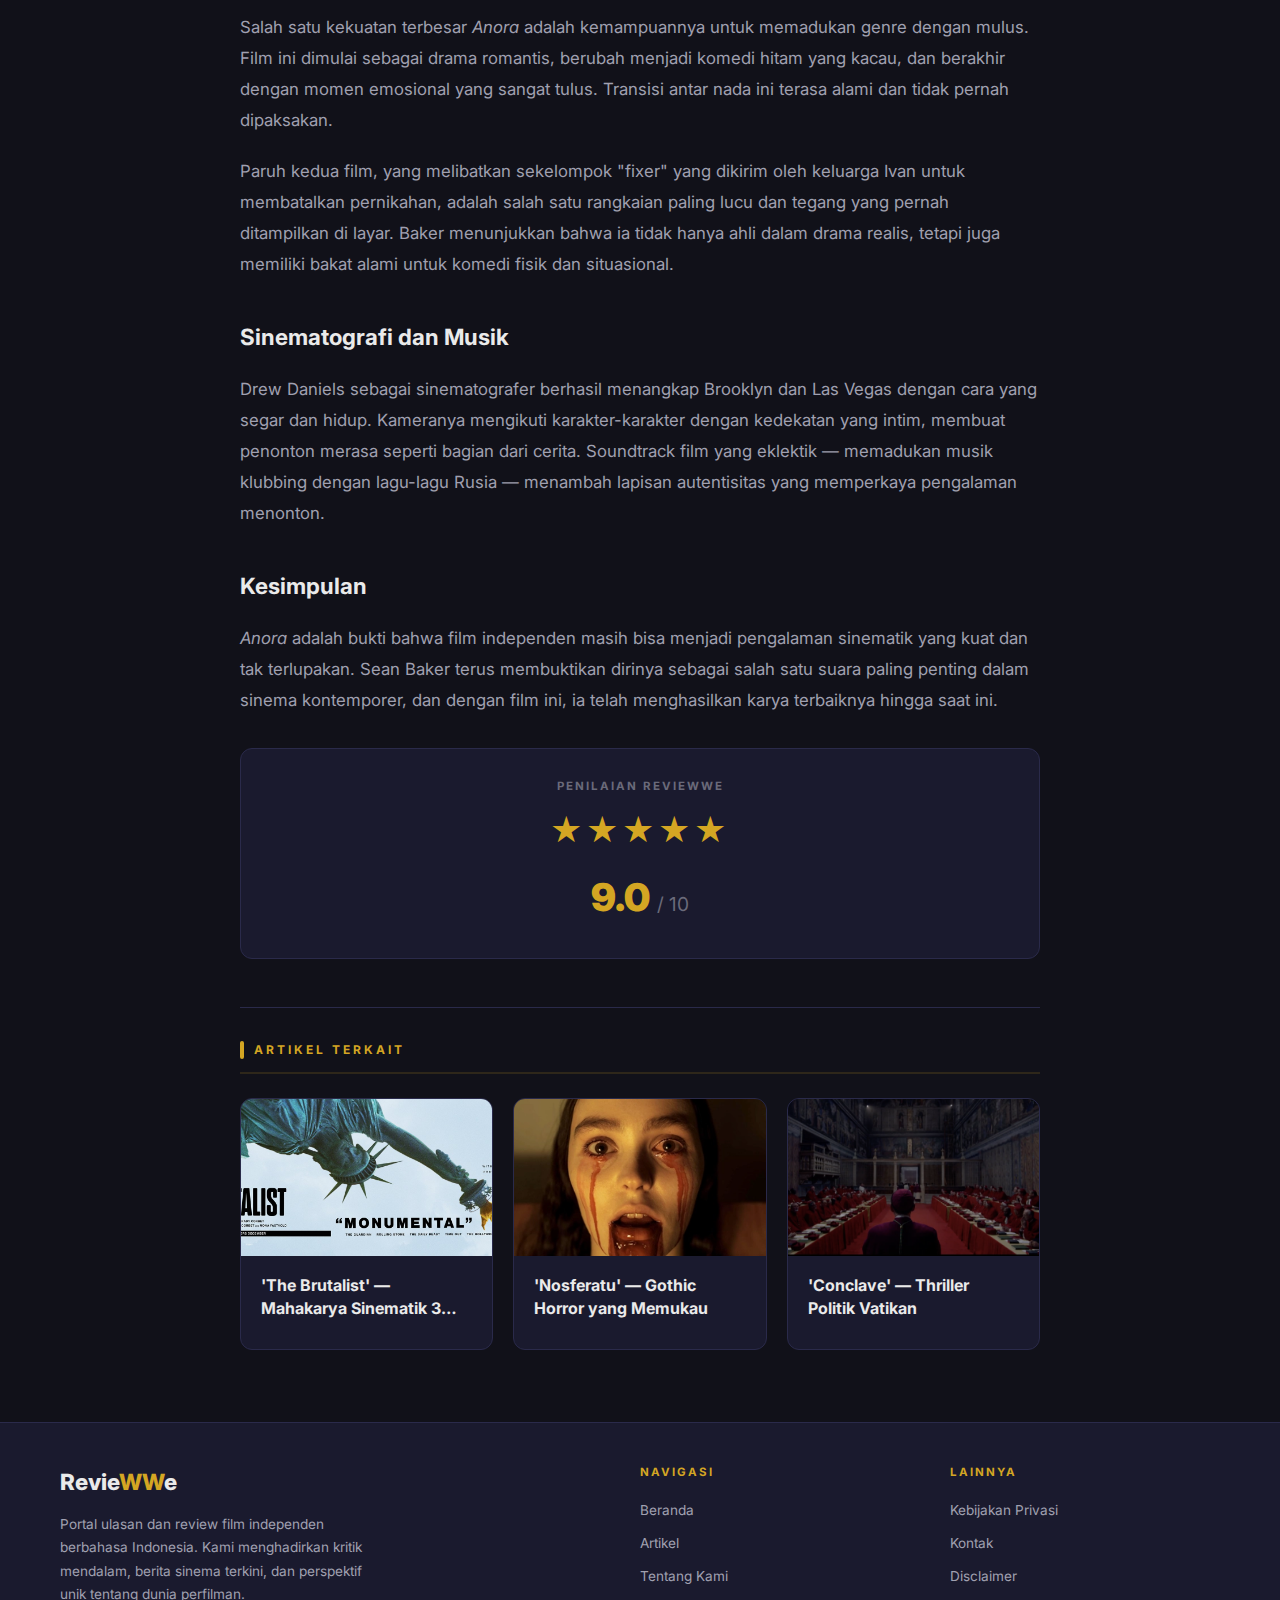
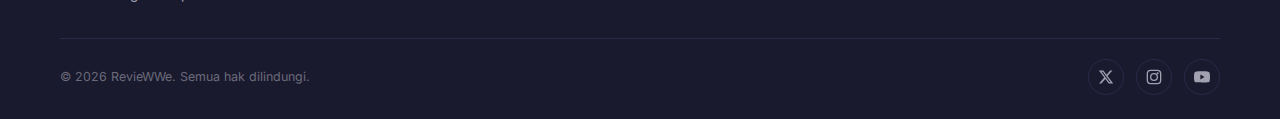
<file: artikel/Anora.html>
<!DOCTYPE html>
<html lang="id">

<head>
    <meta charset="UTF-8">
    <meta name="viewport" content="width=device-width, initial-scale=1.0">
    <title>'Anora' — Film Indie yang Mencuri Perhatian | RevieWWe</title>
    <meta name="description"
        content="Review film Anora karya Sean Baker. Film independen yang berhasil menarik perhatian dunia dengan cerita pinggiran yang penuh empati.">
    <link rel="stylesheet" href="../css/style.css">
    <link rel="icon"
        href="data:image/svg+xml,<svg xmlns='http://www.w3.org/2000/svg' viewBox='0 0 100 100'><text y='.9em' font-size='90'>🎬</text></svg>">
</head>

<body>

    <!-- Header -->
    <header class="header">
        <div class="container">
            <div class="header__top">
                <a href="../index.html" class="header__logo">
                    <svg class="header__logo-icon" viewBox="0 0 24 24" fill="currentColor">
                        <path
                            d="M18 4l2 4h-3l-2-4h-2l2 4h-3l-2-4H8l2 4H7L5 4H4c-1.1 0-2 .9-2 2v12c0 1.1.9 2 2 2h16c1.1 0 2-.9 2-2V4h-4z" />
                    </svg>
                    <div class="header__logo-text">Revie<span>WW</span>e</div>
                </a>
                <nav class="nav" id="mainNav">
                    <a href="../index.html" class="nav__link">Beranda</a>
                    <a href="../index.html#review" class="nav__link nav__link--active">Artikel</a>
                    <a href="../about.html" class="nav__link">Tentang</a>
                </nav>
                <div class="header__search">
                    <button class="search-btn" id="searchBtn" aria-label="Cari">
                        <svg viewBox="0 0 24 24" fill="none" stroke="currentColor" stroke-width="2"
                            stroke-linecap="round" stroke-linejoin="round">
                            <circle cx="11" cy="11" r="8" />
                            <path d="m21 21-4.3-4.3" />
                        </svg>
                    </button>
                    <button class="menu-toggle" id="menuToggle" aria-label="Menu">
                        <svg viewBox="0 0 24 24" fill="none" stroke="currentColor" stroke-width="2"
                            stroke-linecap="round">
                            <path d="M3 12h18M3 6h18M3 18h18" />
                        </svg>
                    </button>
                </div>
            </div>
        </div>
    </header>
    <div class="nav-overlay" id="navOverlay"></div>
    <div class="search-overlay" id="searchOverlay">
        <button class="search-overlay__close" id="searchClose">✕</button>
        <div class="search-overlay__inner">
            <input type="text" class="search-overlay__input" id="searchInput"
                placeholder="Cari artikel, review, berita...">
        </div>
    </div>

    <!-- Article -->
    <div class="container">
        <article class="article-page">
            <header class="article-page__header">
                <div class="article-page__badge">
                    <span class="badge badge--review">Review</span>
                </div>
                <h1 class="article-page__title">'Anora' — Film Indie yang Berhasil Mencuri Perhatian Dunia</h1>
                <div class="article-page__meta">
                    <span>7 menit bacaan</span>
                </div>
            </header>

            <img class="article-page__image" src="../Img/Anora/anora.jpg" alt="Anora Film">

            <div class="article-page__content">
                <p>Sean Baker telah membangun karir yang luar biasa dengan menceritakan kisah-kisah orang-orang yang
                    sering diabaikan oleh Hollywood. Dari <em>Tangerine</em> yang difilmkan dengan iPhone hingga <em>The
                        Florida Project</em> yang menyentuh hati, Baker memiliki kemampuan unik untuk menemukan
                    keindahan dan kemanusiaan di tempat-tempat yang paling tidak terduga.</p>

                <p>Dengan <em>Anora</em>, Baker membawa formula khasnya ke tingkat yang lebih tinggi. Film ini
                    mengisahkan Ani, seorang pekerja klub malam di Brooklyn yang hidupnya berubah drastis ketika ia
                    bertemu dengan Ivan, putra seorang oligarki Rusia yang masih sangat muda dan impulsif.</p>

                <h2>Cerita Cinderella Modern yang Tidak Terduga</h2>

                <p>Apa yang dimulai sebagai kisah Cinderella modern — seorang wanita dari kalangan bawah yang menemukan
                    cinta di tempat yang tidak terduga — segera berbelok ke arah yang sama sekali berbeda. Baker dan
                    timnya berhasil membangun ekspektasi penonton hanya untuk menghancurkannya dengan cara yang paling
                    mengejutkan dan memuaskan.</p>

                <p>Mikey Madison dalam peran utama memberikan penampilan yang fenomenal. Ia membawa energi, kecerdasan
                    jalanan, dan kerentanan yang membuat Ani menjadi salah satu karakter paling berkesan tahun ini. Ini
                    adalah jenis penampilan yang membuat bintang — dan memang, Madison layak mendapatkan setiap pujian
                    yang datang kepadanya.</p>

                <blockquote>
                    "Baker membuktikan bahwa cerita yang paling menarik sering kali datang dari sudut-sudut dunia yang
                    jarang dijelajahi oleh kamera Hollywood."
                </blockquote>

                <h2>Komedi Hitam yang Cerdas</h2>

                <p>Salah satu kekuatan terbesar <em>Anora</em> adalah kemampuannya untuk memadukan genre dengan mulus.
                    Film ini dimulai sebagai drama romantis, berubah menjadi komedi hitam yang kacau, dan berakhir
                    dengan momen emosional yang sangat tulus. Transisi antar nada ini terasa alami dan tidak pernah
                    dipaksakan.</p>

                <p>Paruh kedua film, yang melibatkan sekelompok "fixer" yang dikirim oleh keluarga Ivan untuk
                    membatalkan pernikahan, adalah salah satu rangkaian paling lucu dan tegang yang pernah ditampilkan
                    di layar. Baker menunjukkan bahwa ia tidak hanya ahli dalam drama realis, tetapi juga memiliki bakat
                    alami untuk komedi fisik dan situasional.</p>

                <h2>Sinematografi dan Musik</h2>

                <p>Drew Daniels sebagai sinematografer berhasil menangkap Brooklyn dan Las Vegas dengan cara yang segar
                    dan hidup. Kameranya mengikuti karakter-karakter dengan kedekatan yang intim, membuat penonton
                    merasa seperti bagian dari cerita. Soundtrack film yang eklektik — memadukan musik klubbing dengan
                    lagu-lagu Rusia — menambah lapisan autentisitas yang memperkaya pengalaman menonton.</p>

                <h2>Kesimpulan</h2>

                <p><em>Anora</em> adalah bukti bahwa film independen masih bisa menjadi pengalaman sinematik yang kuat
                    dan tak terlupakan. Sean Baker terus membuktikan dirinya sebagai salah satu suara paling penting
                    dalam sinema kontemporer, dan dengan film ini, ia telah menghasilkan karya terbaiknya hingga saat
                    ini.</p>
            </div>

            <!-- Rating -->
            <div class="rating-box">
                <div class="rating-box__label">Penilaian RevieWWe</div>
                <div class="rating-box__stars">★★★★★</div>
                <div class="rating-box__score">9.0 <span>/ 10</span></div>
            </div>

            <!-- Related -->
            <div class="related">
                <h2 class="section-title">Artikel Terkait</h2>
                <div class="related__grid">
                    <a href="The Brutalist.html" class="article-card">
                        <div class="article-card__image-wrap">
                            <img class="article-card__image" src="../Img/The Brutalist/the brutalist.jpg"
                                alt="The Brutalist">
                        </div>
                        <div class="article-card__body">
                            <h3 class="article-card__title">'The Brutalist' — Mahakarya Sinematik 3 Jam</h3>
                            <div class="article-card__meta"></div>
                        </div>
                    </a>
                    <a href="Nosferatu.html" class="article-card">
                        <div class="article-card__image-wrap">
                            <img class="article-card__image" src="../Img/Nosferatu/Nosferatu.webp" alt="Nosferatu">
                        </div>
                        <div class="article-card__body">
                            <h3 class="article-card__title">'Nosferatu' — Gothic Horror yang Memukau</h3>
                            <div class="article-card__meta"></div>
                        </div>
                    </a>
                    <a href="Conclave.html" class="article-card">
                        <div class="article-card__image-wrap">
                            <img class="article-card__image" src="../Img/Conclave/Conclave.png" alt="Conclave">
                        </div>
                        <div class="article-card__body">
                            <h3 class="article-card__title">'Conclave' — Thriller Politik Vatikan</h3>
                            <div class="article-card__meta"></div>
                        </div>
                    </a>
                </div>
            </div>
        </article>
    </div>

    <!-- Footer -->
    <footer class="footer">
        <div class="container">
            <div class="footer__inner">
                <div>
                    <div class="footer__brand-name">Revie<span>WW</span>e</div>
                    <p class="footer__brand-desc">Portal ulasan dan review film independen berbahasa Indonesia. Kami
                        menghadirkan kritik mendalam, berita sinema terkini, dan perspektif unik tentang dunia
                        perfilman.</p>
                </div>
                <div>
                    <h4 class="footer__heading">Navigasi</h4>
                    <div class="footer__links">
                        <a href="../index.html" class="footer__link">Beranda</a>
                        <a href="../index.html#review" class="footer__link">Artikel</a>
                        <a href="../about.html" class="footer__link">Tentang Kami</a>
                    </div>
                </div>
                <div>
                    <h4 class="footer__heading">Lainnya</h4>
                    <div class="footer__links">
                        <a href="../privacy.html" class="footer__link">Kebijakan Privasi</a>
                        <a href="../about.html" class="footer__link">Kontak</a>
                        <a href="../privacy.html" class="footer__link">Disclaimer</a>
                    </div>
                </div>
            </div>
            <div class="footer__bottom">
                <p class="footer__copy">&copy; 2026 RevieWWe. Semua hak dilindungi.</p>
                <div class="footer__socials">
                    <a href="#" class="footer__social" aria-label="Twitter"><svg viewBox="0 0 24 24"
                            fill="currentColor">
                            <path
                                d="M18.244 2.25h3.308l-7.227 8.26 8.502 11.24H16.17l-5.214-6.817L4.99 21.75H1.68l7.73-8.835L1.254 2.25H8.08l4.713 6.231zm-1.161 17.52h1.833L7.084 4.126H5.117z" />
                        </svg></a>
                    <a href="#" class="footer__social" aria-label="Instagram"><svg viewBox="0 0 24 24" fill="none"
                            stroke="currentColor" stroke-width="2" stroke-linecap="round" stroke-linejoin="round">
                            <rect x="2" y="2" width="20" height="20" rx="5" />
                            <circle cx="12" cy="12" r="5" />
                            <circle cx="17.5" cy="6.5" r="1.5" fill="currentColor" stroke="none" />
                        </svg></a>
                    <a href="#" class="footer__social" aria-label="YouTube"><svg viewBox="0 0 24 24"
                            fill="currentColor">
                            <path
                                d="M23.498 6.186a3.016 3.016 0 0 0-2.122-2.136C19.505 3.545 12 3.545 12 3.545s-7.505 0-9.377.505A3.017 3.017 0 0 0 .502 6.186C0 8.07 0 12 0 12s0 3.93.502 5.814a3.016 3.016 0 0 0 2.122 2.136c1.871.505 9.376.505 9.376.505s7.505 0 9.377-.505a3.015 3.015 0 0 0 2.122-2.136C24 15.93 24 12 24 12s0-3.93-.502-5.814zM9.545 15.568V8.432L15.818 12l-6.273 3.568z" />
                        </svg></a>
                </div>
            </div>
        </div>
    </footer>

    <script src="../js/script.js"></script>
</body>

</html>
</file>
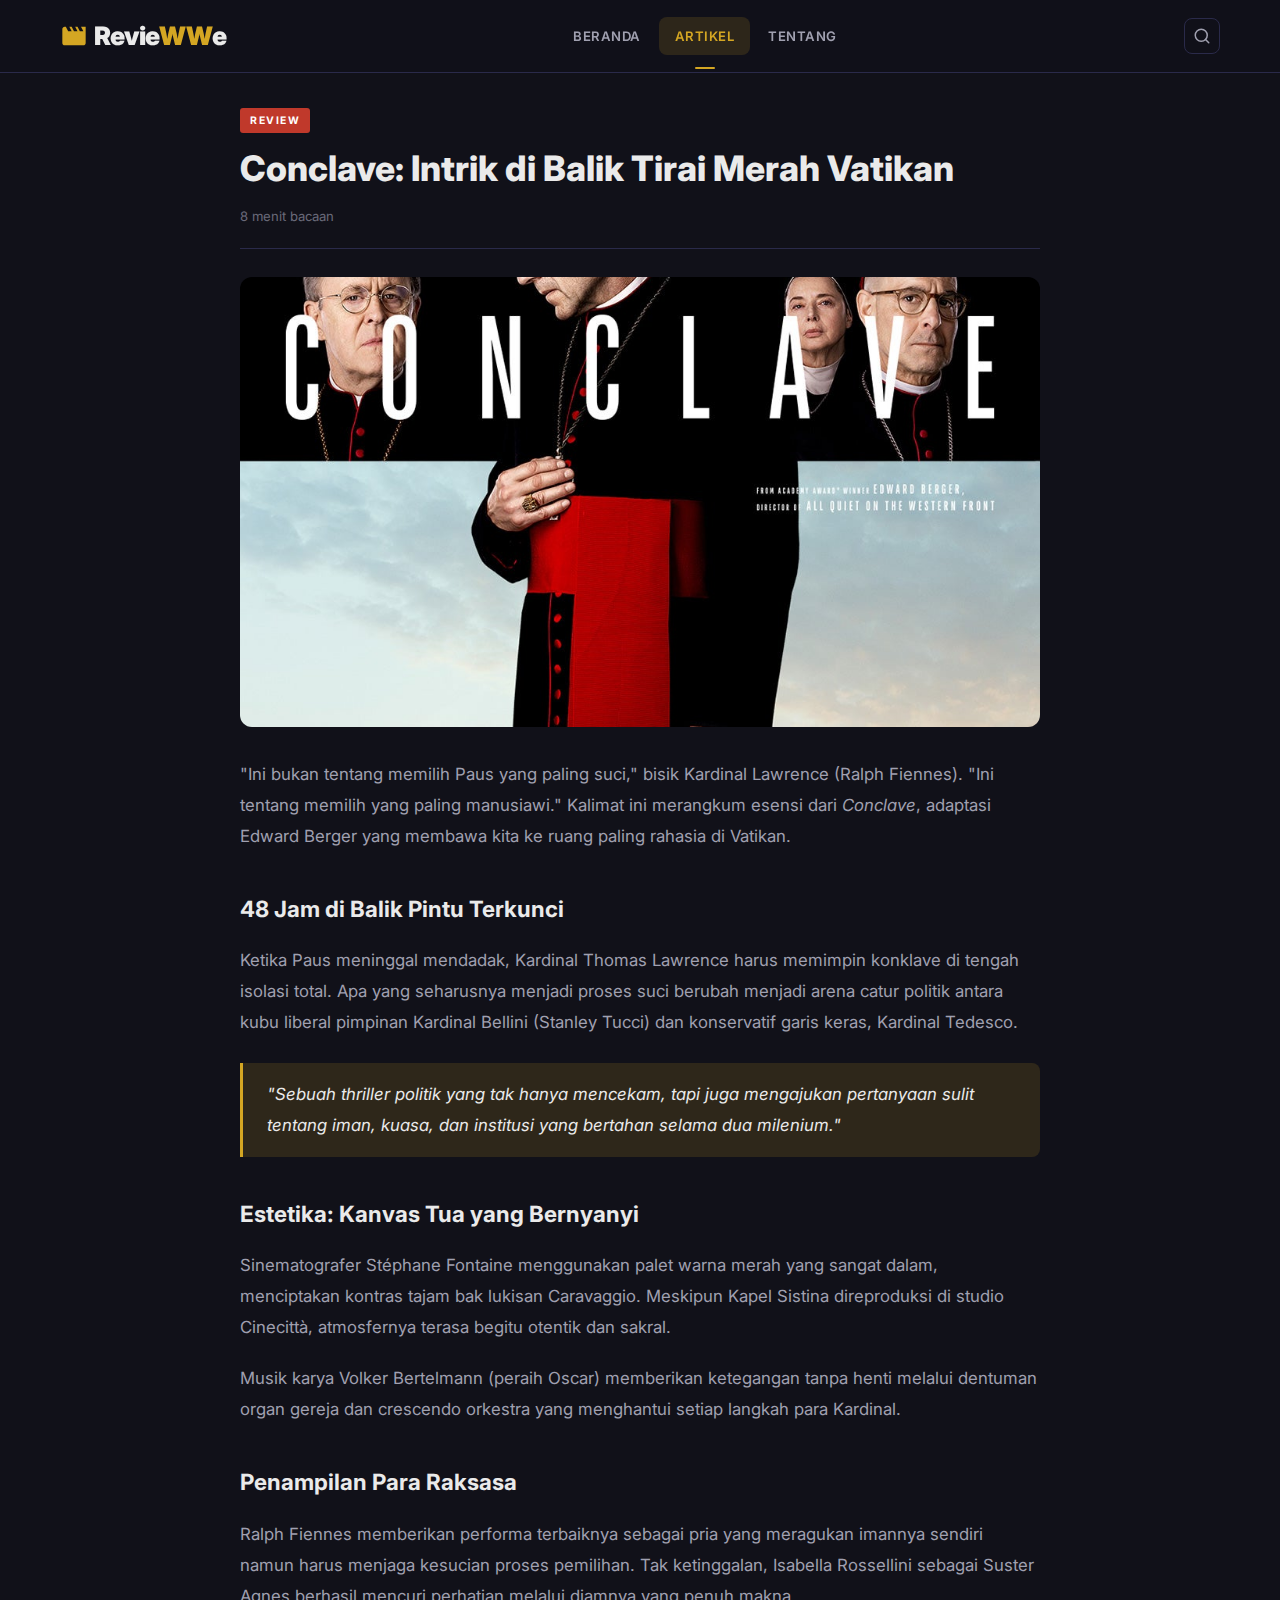
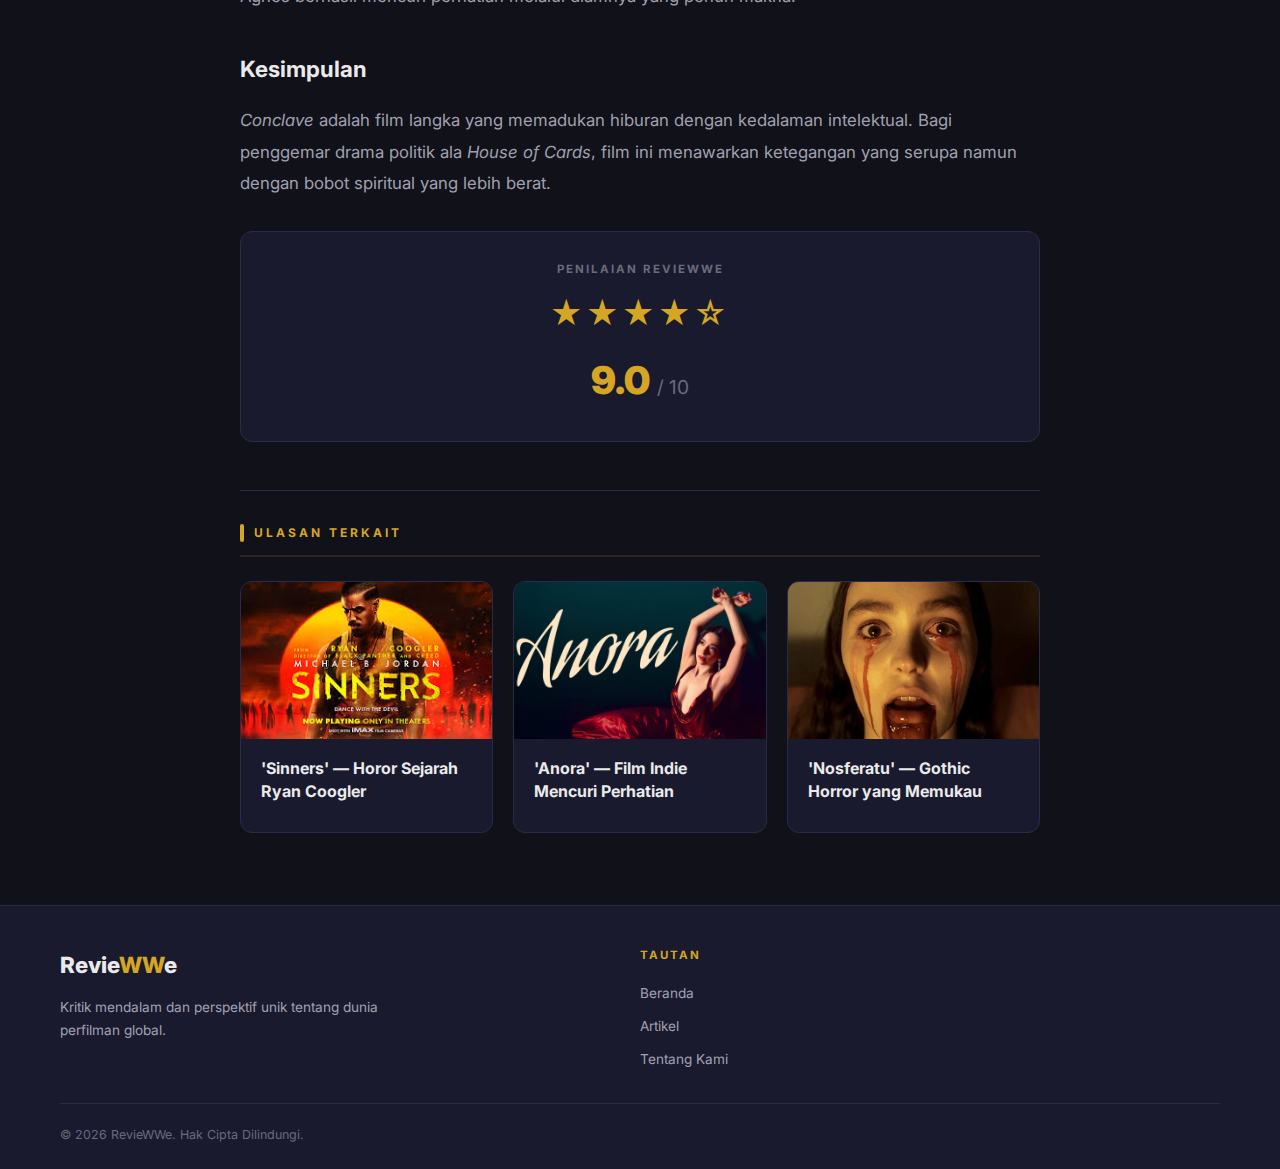
<file: artikel/Conclave.html>
<!DOCTYPE html>
<html lang="id">

<head>
    <meta charset="UTF-8">
    <meta name="viewport" content="width=device-width, initial-scale=1.0">
    <title>'Conclave' — Intrik di Balik Tirai Merah Vatikan | RevieWWe</title>
    <meta name="description"
        content="Review film Conclave karya Edward Berger. Sebuah thriller politik mencekam tentang pemilihan Paus di jantung Vatikan.">
    <link rel="stylesheet" href="../css/style.css">
    <link rel="icon"
        href="data:image/svg+xml,<svg xmlns='http://www.w3.org/2000/svg' viewBox='0 0 100 100'><text y='.9em' font-size='90'>🎬</text></svg>">
</head>

<body>

    <header class="header">
        <div class="container">
            <div class="header__top">
                <a href="../index.html" class="header__logo">
                    <svg class="header__logo-icon" viewBox="0 0 24 24" fill="currentColor">
                        <path
                            d="M18 4l2 4h-3l-2-4h-2l2 4h-3l-2-4H8l2 4H7L5 4H4c-1.1 0-2 .9-2 2v12c0 1.1.9 2 2 2h16c1.1 0 2-.9 2-2V4h-4z" />
                    </svg>
                    <div class="header__logo-text">Revie<span>WW</span>e</div>
                </a>
                <nav class="nav" id="mainNav">
                    <a href="../index.html" class="nav__link">Beranda</a>
                    <a href="../index.html#review" class="nav__link nav__link--active">Artikel</a>
                    <a href="../about.html" class="nav__link">Tentang</a>
                </nav>
                <div class="header__search">
                    <button class="search-btn" id="searchBtn" aria-label="Cari">
                        <svg viewBox="0 0 24 24" fill="none" stroke="currentColor" stroke-width="2"
                            stroke-linecap="round" stroke-linejoin="round">
                            <circle cx="11" cy="11" r="8" />
                            <path d="m21 21-4.3-4.3" />
                        </svg>
                    </button>
                </div>
            </div>
        </div>
    </header>

    <div class="container">
        <article class="article-page">
            <header class="article-page__header">
                <div class="article-page__badge">
                    <span class="badge badge--review">Review</span>
                </div>
                <h1 class="article-page__title">Conclave: Intrik di Balik Tirai Merah Vatikan</h1>
                <div class="article-page__meta">
                    <span>8 menit bacaan</span>
                </div>
            </header>

            <img class="article-page__image" src="../Img/Conclave/conclave.jpg" alt="Conclave Movie Ralph Fiennes">

            <div class="article-page__content">
                <p>"Ini bukan tentang memilih Paus yang paling suci," bisik Kardinal Lawrence (Ralph Fiennes). "Ini
                    tentang memilih yang paling manusiawi." Kalimat ini merangkum esensi dari <em>Conclave</em>,
                    adaptasi Edward Berger yang membawa kita ke ruang paling rahasia di Vatikan.</p>

                <h2>48 Jam di Balik Pintu Terkunci</h2>
                <p>Ketika Paus meninggal mendadak, Kardinal Thomas Lawrence harus memimpin konklave di tengah isolasi
                    total. Apa yang seharusnya menjadi proses suci berubah menjadi arena catur politik antara kubu
                    liberal pimpinan Kardinal Bellini (Stanley Tucci) dan konservatif garis keras, Kardinal Tedesco.</p>

                <blockquote>
                    "Sebuah thriller politik yang tak hanya mencekam, tapi juga mengajukan pertanyaan sulit tentang
                    iman, kuasa, dan institusi yang bertahan selama dua milenium."
                </blockquote>

                <h2>Estetika: Kanvas Tua yang Bernyanyi</h2>
                <p>Sinematografer Stéphane Fontaine menggunakan palet warna merah yang sangat dalam, menciptakan kontras
                    tajam bak lukisan Caravaggio. Meskipun Kapel Sistina direproduksi di studio Cinecittà, atmosfernya
                    terasa begitu otentik dan sakral.</p>

                <p>Musik karya Volker Bertelmann (peraih Oscar) memberikan ketegangan tanpa henti melalui dentuman organ
                    gereja dan crescendo orkestra yang menghantui setiap langkah para Kardinal.</p>

                <h2>Penampilan Para Raksasa</h2>
                <p>Ralph Fiennes memberikan performa terbaiknya sebagai pria yang meragukan imannya sendiri namun harus
                    menjaga kesucian proses pemilihan. Tak ketinggalan, Isabella Rossellini sebagai Suster Agnes
                    berhasil mencuri perhatian melalui diamnya yang penuh makna.</p>

                <h2>Kesimpulan</h2>
                <p><em>Conclave</em> adalah film langka yang memadukan hiburan dengan kedalaman intelektual. Bagi
                    penggemar drama politik ala <em>House of Cards</em>, film ini menawarkan ketegangan yang serupa
                    namun dengan bobot spiritual yang lebih berat.</p>
            </div>

            <div class="rating-box">
                <div class="rating-box__label">Penilaian RevieWWe</div>
                <div class="rating-box__stars">★★★★☆</div>
                <div class="rating-box__score">9.0 <span>/ 10</span></div>
            </div>

            <div class="related">
                <h2 class="section-title">Ulasan Terkait</h2>
                <div class="related__grid">
                    <a href="Sinners.html" class="article-card">
                        <div class="article-card__image-wrap">
                            <img class="article-card__image" src="../Img/Sinners/sinners.jpg" alt="Sinners">
                        </div>
                        <div class="article-card__body">
                            <h3 class="article-card__title">'Sinners' — Horor Sejarah Ryan Coogler</h3>
                        </div>
                    </a>
                    <a href="Anora.html" class="article-card">
                        <div class="article-card__image-wrap">
                            <img class="article-card__image" src="../Img/Anora/anora.jpg" alt="Anora">
                        </div>
                        <div class="article-card__body">
                            <h3 class="article-card__title">'Anora' — Film Indie Mencuri Perhatian</h3>
                        </div>
                    </a>
                    <a href="Nosferatu.html" class="article-card">
                        <div class="article-card__image-wrap">
                            <img class="article-card__image" src="../Img/Nosferatu/Nosferatu.webp" alt="Nosferatu">
                        </div>
                        <div class="article-card__body">
                            <h3 class="article-card__title">'Nosferatu' — Gothic Horror yang Memukau</h3>
                        </div>
                    </a>
                </div>
            </div>
        </article>
    </div>

    <footer class="footer">
        <div class="container">
            <div class="footer__inner">
                <div>
                    <div class="footer__brand-name">Revie<span>WW</span>e</div>
                    <p class="footer__brand-desc">Kritik mendalam dan perspektif unik tentang dunia perfilman global.
                    </p>
                </div>
                <div>
                    <h4 class="footer__heading">Tautan</h4>
                    <div class="footer__links">
                        <a href="../index.html" class="footer__link">Beranda</a>
                        <a href="../index.html#review" class="footer__link">Artikel</a>
                        <a href="../about.html" class="footer__link">Tentang Kami</a>
                    </div>
                </div>
            </div>
            <div class="footer__bottom">
                <p class="footer__copy">&copy; 2026 RevieWWe. Hak Cipta Dilindungi.</p>
            </div>
        </div>
    </footer>

    <script src="../js/script.js"></script>
</body>

</html>
</file>
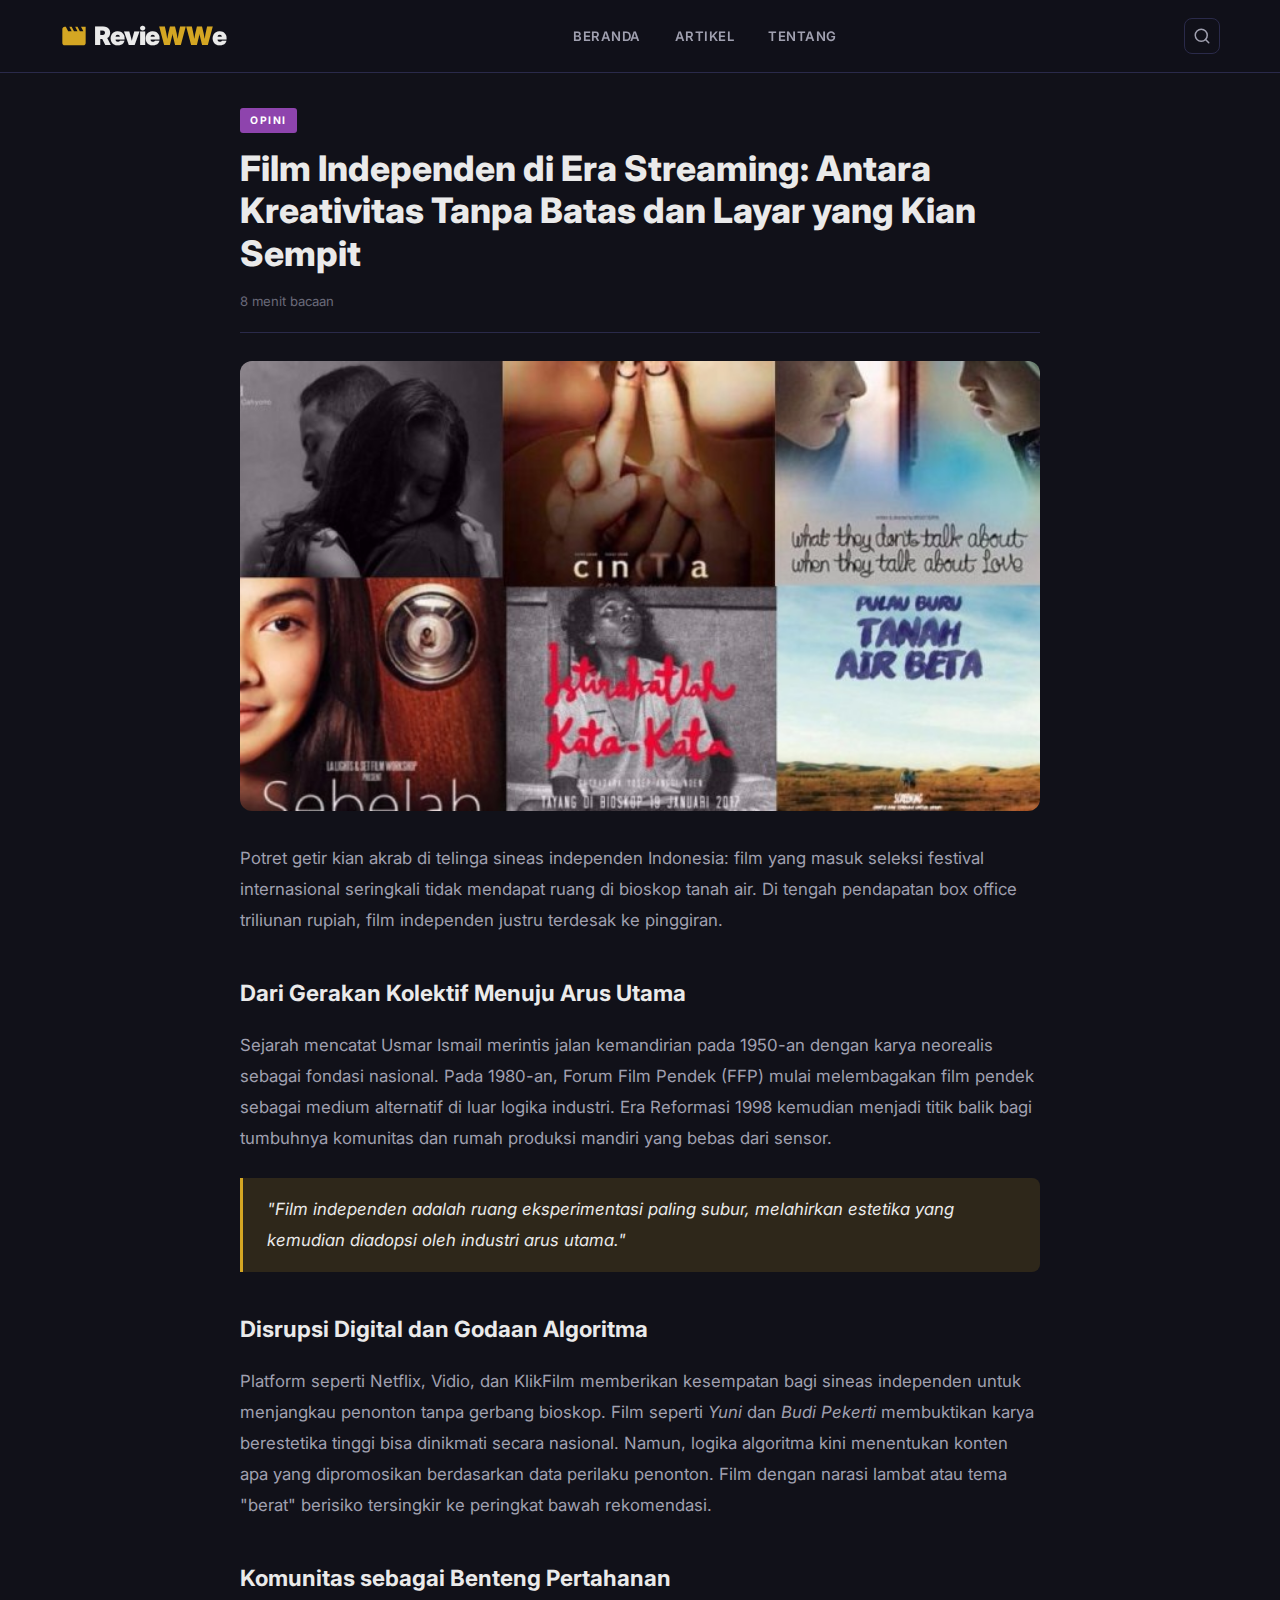
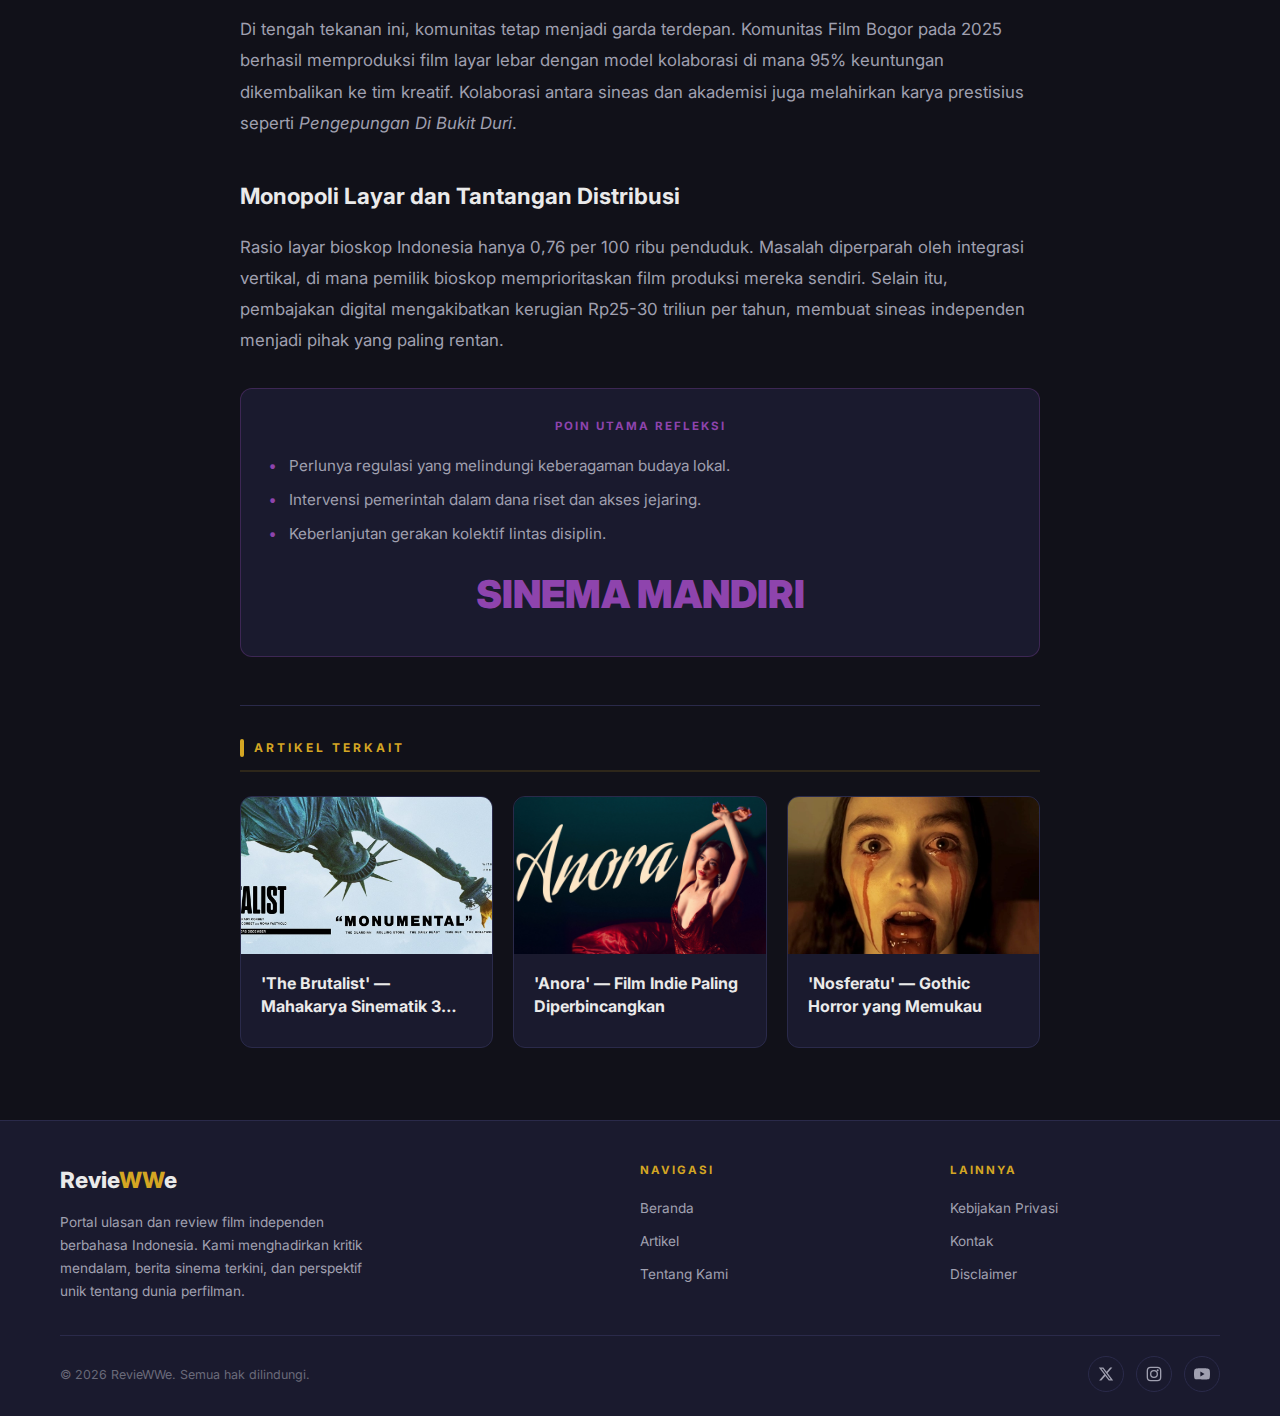
<file: artikel/Film-indie.html>
<!DOCTYPE html>
<html lang="id">

<head>
    <meta charset="UTF-8">
    <meta name="viewport" content="width=device-width, initial-scale=1.0">
    <title>Film Independen di Era Streaming | RevieWWe</title>
    <meta name="description"
        content="Analisis mendalam mengenai nasib film independen Indonesia di tengah gempuran platform streaming dan algoritma digital.">
    <link rel="stylesheet" href="../css/style.css">
    <link rel="icon"
        href="data:image/svg+xml,<svg xmlns='http://www.w3.org/2000/svg' viewBox='0 0 100 100'><text y='.9em' font-size='90'>🎬</text></svg>">
</head>

<body>

    <!-- Header -->
    <header class="header">
        <div class="container">
            <div class="header__top">
                <a href="../index.html" class="header__logo">
                    <svg class="header__logo-icon" viewBox="0 0 24 24" fill="currentColor">
                        <path
                            d="M18 4l2 4h-3l-2-4h-2l2 4h-3l-2-4H8l2 4H7L5 4H4c-1.1 0-2 .9-2 2v12c0 1.1.9 2 2 2h16c1.1 0 2-.9 2-2V4h-4z" />
                    </svg>
                    <div class="header__logo-text">Revie<span>WW</span>e</div>
                </a>
                <nav class="nav" id="mainNav">
                    <a href="../index.html" class="nav__link">Beranda</a>
                    <a href="../index.html#review" class="nav__link">Artikel</a>
                    <a href="../about.html" class="nav__link">Tentang</a>
                </nav>
                <div class="header__search">
                    <button class="search-btn" id="searchBtn" aria-label="Cari">
                        <svg viewBox="0 0 24 24" fill="none" stroke="currentColor" stroke-width="2"
                            stroke-linecap="round" stroke-linejoin="round">
                            <circle cx="11" cy="11" r="8" />
                            <path d="m21 21-4.3-4.3" />
                        </svg>
                    </button>
                    <button class="menu-toggle" id="menuToggle" aria-label="Menu">
                        <svg viewBox="0 0 24 24" fill="none" stroke="currentColor" stroke-width="2"
                            stroke-linecap="round">
                            <path d="M3 12h18M3 6h18M3 18h18" />
                        </svg>
                    </button>
                </div>
            </div>
        </div>
    </header>
    <div class="nav-overlay" id="navOverlay"></div>
    <div class="search-overlay" id="searchOverlay">
        <button class="search-overlay__close" id="searchClose">✕</button>
        <div class="search-overlay__inner">
            <input type="text" class="search-overlay__input" id="searchInput"
                placeholder="Cari artikel, review, berita...">
        </div>
    </div>

    <div class="container">
        <article class="article-page">
            <header class="article-page__header">
                <div class="article-page__badge">
                    <span class="badge badge--opini">Opini</span>
                </div>
                <h1 class="article-page__title">Film Independen di Era Streaming: Antara Kreativitas Tanpa Batas dan
                    Layar yang Kian Sempit</h1>
                <div class="article-page__meta">
                    <span>8 menit bacaan</span>
                </div>
            </header>

            <img class="article-page__image" src="../Img/Indie/indie-cinema.jpg" alt="Ilustrasi Perfilman Independen">

            <div class="article-page__content">
                <p>Potret getir kian akrab di telinga sineas independen Indonesia: film yang masuk seleksi festival
                    internasional seringkali tidak mendapat ruang di bioskop tanah air. Di tengah pendapatan box office
                    triliunan rupiah, film independen justru terdesak ke pinggiran.</p>

                <h2>Dari Gerakan Kolektif Menuju Arus Utama</h2>
                <p>Sejarah mencatat Usmar Ismail merintis jalan kemandirian pada 1950-an dengan karya neorealis sebagai
                    fondasi nasional. Pada 1980-an, Forum Film Pendek (FFP) mulai melembagakan film pendek sebagai
                    medium alternatif di luar logika industri. Era Reformasi 1998 kemudian menjadi titik balik bagi
                    tumbuhnya komunitas dan rumah produksi mandiri yang bebas dari sensor.</p>

                <blockquote>
                    "Film independen adalah ruang eksperimentasi paling subur, melahirkan estetika yang kemudian
                    diadopsi oleh industri arus utama."
                </blockquote>

                <h2>Disrupsi Digital dan Godaan Algoritma</h2>
                <p>Platform seperti Netflix, Vidio, dan KlikFilm memberikan kesempatan bagi sineas independen untuk
                    menjangkau penonton tanpa gerbang bioskop. Film seperti <em>Yuni</em> dan <em>Budi Pekerti</em>
                    membuktikan karya berestetika tinggi bisa dinikmati secara nasional. Namun, logika algoritma kini
                    menentukan konten apa yang dipromosikan berdasarkan data perilaku penonton. Film dengan narasi
                    lambat atau tema "berat" berisiko tersingkir ke peringkat bawah rekomendasi.</p>

                <h2>Komunitas sebagai Benteng Pertahanan</h2>
                <p>Di tengah tekanan ini, komunitas tetap menjadi garda terdepan. Komunitas Film Bogor pada 2025
                    berhasil memproduksi film layar lebar dengan model kolaborasi di mana 95% keuntungan dikembalikan ke
                    tim kreatif. Kolaborasi antara sineas dan akademisi juga melahirkan karya prestisius seperti
                    <em>Pengepungan Di Bukit Duri</em>.
                </p>

                <h2>Monopoli Layar dan Tantangan Distribusi</h2>
                <p>Rasio layar bioskop Indonesia hanya 0,76 per 100 ribu penduduk. Masalah diperparah oleh integrasi
                    vertikal, di mana pemilik bioskop memprioritaskan film produksi mereka sendiri. Selain itu,
                    pembajakan digital mengakibatkan kerugian Rp25-30 triliun per tahun, membuat sineas independen
                    menjadi pihak yang paling rentan.</p>
            </div>

            <!-- Rating/Reflections -->
            <div class="rating-box rating-box--opini">
                <div class="rating-box__label">Poin Utama Refleksi</div>
                <ul class="rating-box__list">
                    <li>Perlunya regulasi yang melindungi keberagaman budaya lokal.</li>
                    <li>Intervensi pemerintah dalam dana riset dan akses jejaring.</li>
                    <li>Keberlanjutan gerakan kolektif lintas disiplin.</li>
                </ul>
                <div class="rating-box__score">SINEMA MANDIRI</div>
            </div>

            <!-- Related -->
            <div class="related">
                <h2 class="section-title">Artikel Terkait</h2>
                <div class="related__grid">
                    <a href="The Brutalist.html" class="article-card">
                        <div class="article-card__image-wrap">
                            <img class="article-card__image" src="../Img/The Brutalist/the brutalist.jpg"
                                alt="The Brutalist">
                        </div>
                        <div class="article-card__body">
                            <h3 class="article-card__title">'The Brutalist' — Mahakarya Sinematik 3 Jam</h3>
                            <div class="article-card__meta"></div>
                        </div>
                    </a>
                    <a href="Anora.html" class="article-card">
                        <div class="article-card__image-wrap">
                            <img class="article-card__image" src="../Img/Anora/anora.jpg" alt="Anora">
                        </div>
                        <div class="article-card__body">
                            <h3 class="article-card__title">'Anora' — Film Indie Paling Diperbincangkan</h3>
                            <div class="article-card__meta"></div>
                        </div>
                    </a>
                    <a href="Nosferatu.html" class="article-card">
                        <div class="article-card__image-wrap">
                            <img class="article-card__image" src="../Img/Nosferatu/Nosferatu.webp" alt="Nosferatu">
                        </div>
                        <div class="article-card__body">
                            <h3 class="article-card__title">'Nosferatu' — Gothic Horror yang Memukau</h3>
                            <div class="article-card__meta"></div>
                        </div>
                    </a>
                </div>
            </div>
        </article>
    </div>

    <!-- Footer -->
    <footer class="footer">
        <div class="container">
            <div class="footer__inner">
                <div>
                    <div class="footer__brand-name">Revie<span>WW</span>e</div>
                    <p class="footer__brand-desc">Portal ulasan dan review film independen berbahasa Indonesia. Kami
                        menghadirkan kritik mendalam, berita sinema terkini, dan perspektif unik tentang dunia
                        perfilman.</p>
                </div>
                <div>
                    <h4 class="footer__heading">Navigasi</h4>
                    <div class="footer__links">
                        <a href="../index.html" class="footer__link">Beranda</a>
                        <a href="../index.html#review" class="footer__link">Artikel</a>
                        <a href="../about.html" class="footer__link">Tentang Kami</a>
                    </div>
                </div>
                <div>
                    <h4 class="footer__heading">Lainnya</h4>
                    <div class="footer__links">
                        <a href="../privacy.html" class="footer__link">Kebijakan Privasi</a>
                        <a href="../about.html" class="footer__link">Kontak</a>
                        <a href="../privacy.html" class="footer__link">Disclaimer</a>
                    </div>
                </div>
            </div>
            <div class="footer__bottom">
                <p class="footer__copy">&copy; 2026 RevieWWe. Semua hak dilindungi.</p>
                <div class="footer__socials">
                    <a href="#" class="footer__social" aria-label="Twitter"><svg viewBox="0 0 24 24"
                            fill="currentColor">
                            <path
                                d="M18.244 2.25h3.308l-7.227 8.26 8.502 11.24H16.17l-5.214-6.817L4.99 21.75H1.68l7.73-8.835L1.254 2.25H8.08l4.713 6.231zm-1.161 17.52h1.833L7.084 4.126H5.117z" />
                        </svg></a>
                    <a href="#" class="footer__social" aria-label="Instagram"><svg viewBox="0 0 24 24" fill="none"
                            stroke="currentColor" stroke-width="2" stroke-linecap="round" stroke-linejoin="round">
                            <rect x="2" y="2" width="20" height="20" rx="5" />
                            <circle cx="12" cy="12" r="5" />
                            <circle cx="17.5" cy="6.5" r="1.5" fill="currentColor" stroke="none" />
                        </svg></a>
                    <a href="#" class="footer__social" aria-label="YouTube"><svg viewBox="0 0 24 24"
                            fill="currentColor">
                            <path
                                d="M23.498 6.186a3.016 3.016 0 0 0-2.122-2.136C19.505 3.545 12 3.545 12 3.545s-7.505 0-9.377.505A3.017 3.017 0 0 0 .502 6.186C0 8.07 0 12 0 12s0 3.93.502 5.814a3.016 3.016 0 0 0 2.122 2.136c1.871.505 9.376.505 9.376.505s7.505 0 9.377-.505a3.015 3.015 0 0 0 2.122-2.136C24 15.93 24 12 24 12s0-3.93-.502-5.814zM9.545 15.568V8.432L15.818 12l-6.273 3.568z" />
                        </svg></a>
                </div>
            </div>
        </div>
    </footer>

    <script src="../js/script.js"></script>
</body>

</html>
</file>
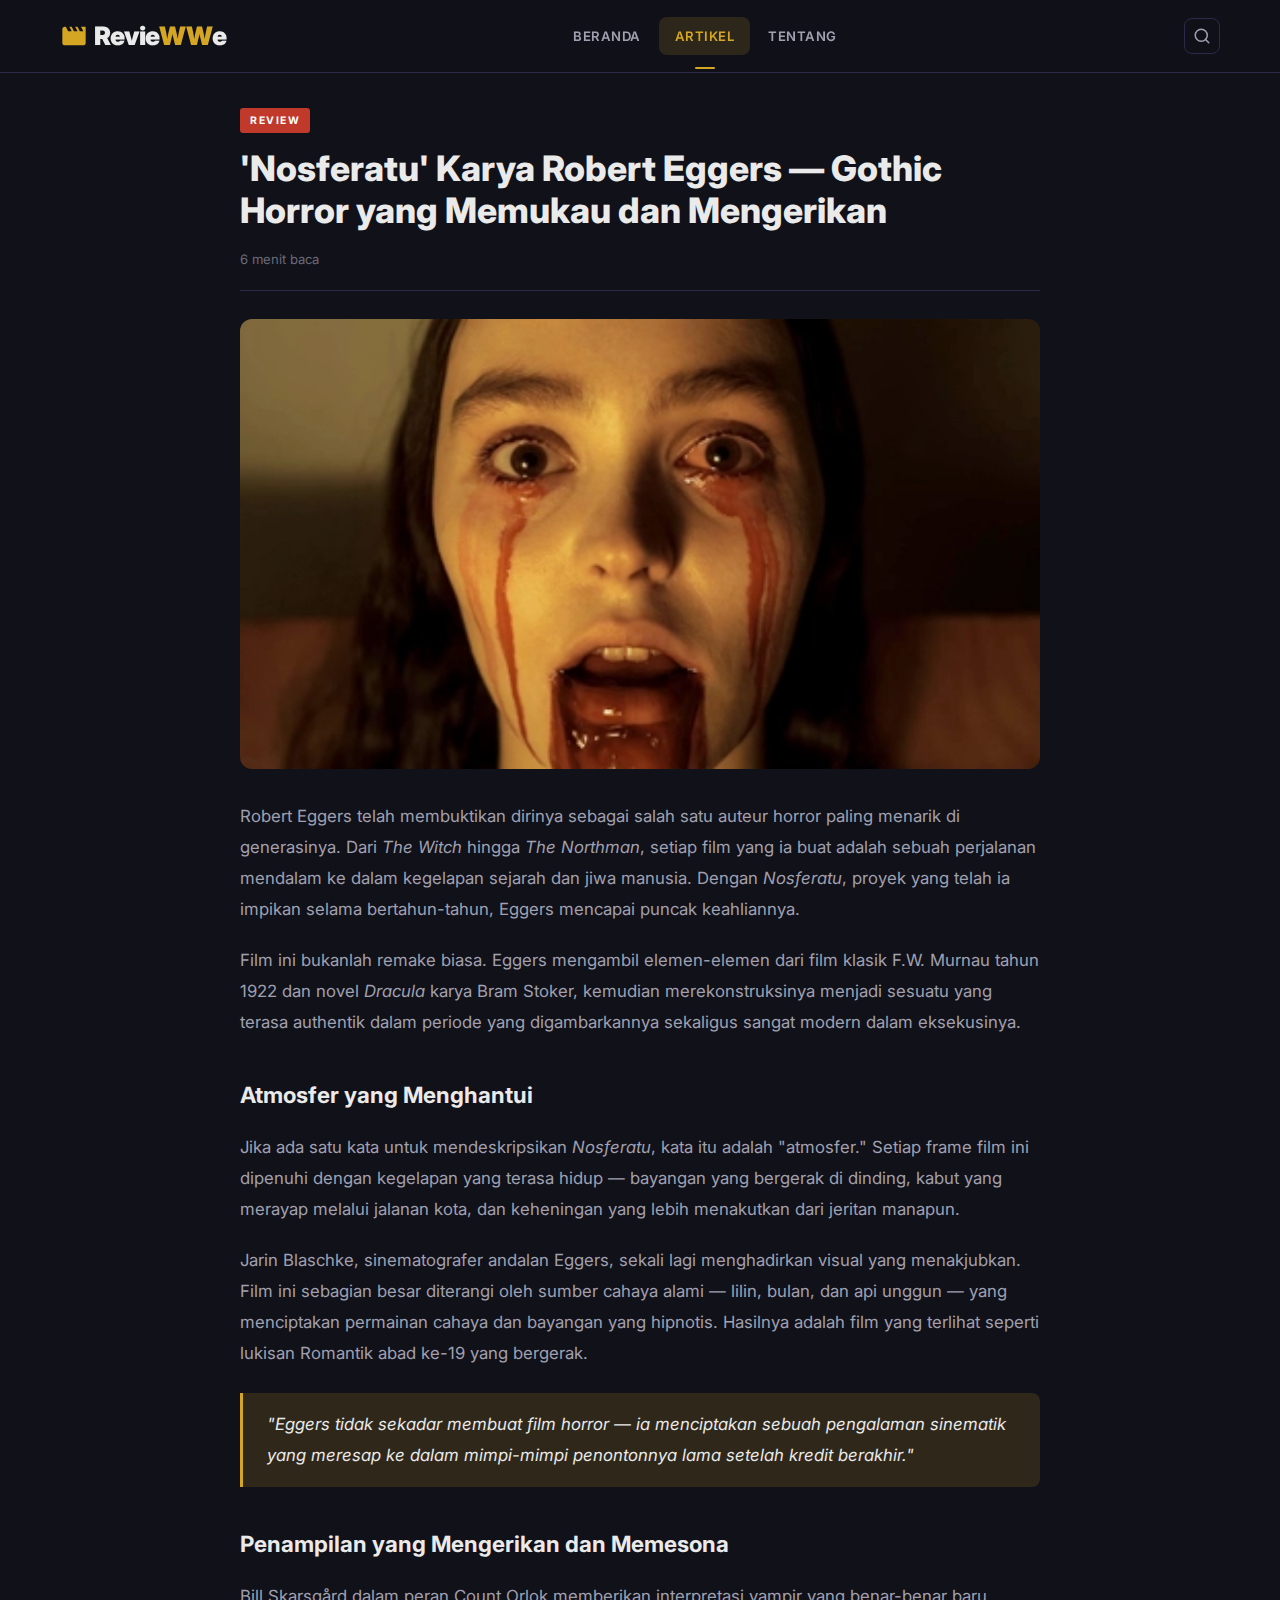
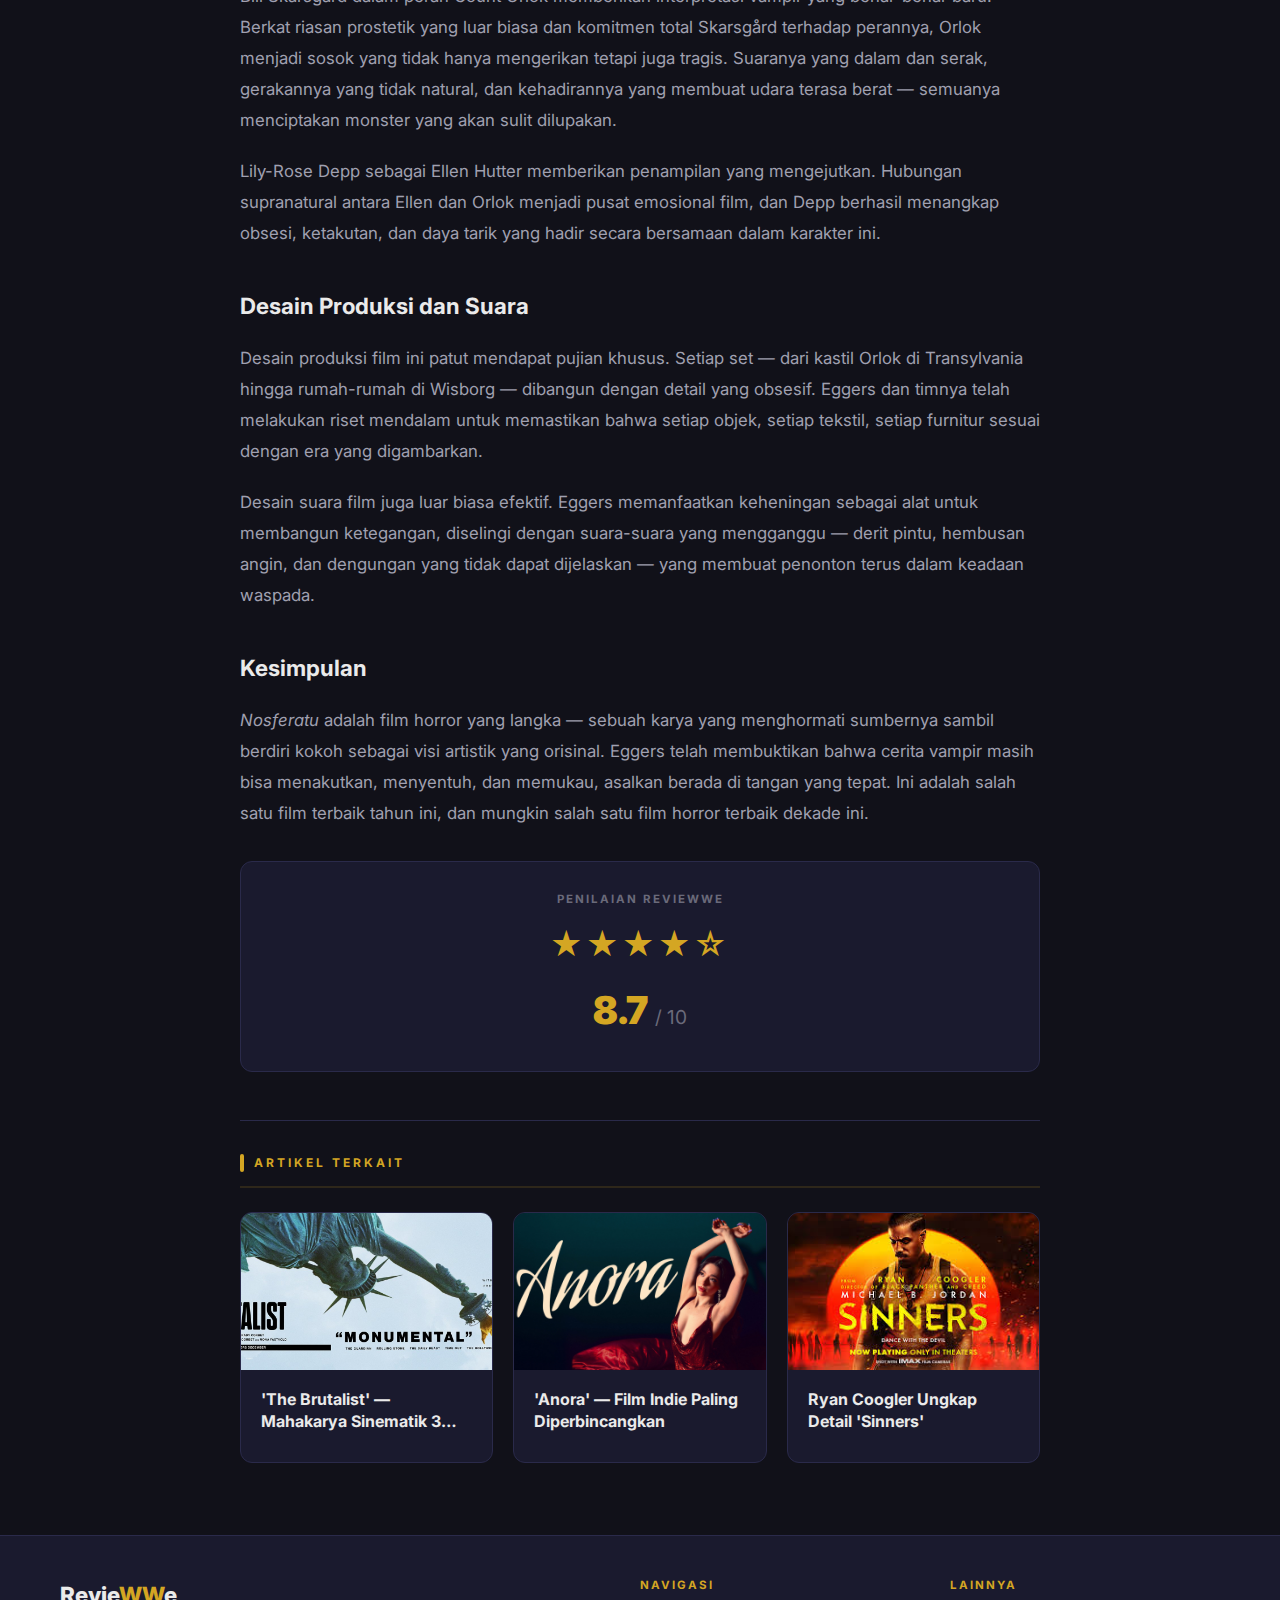
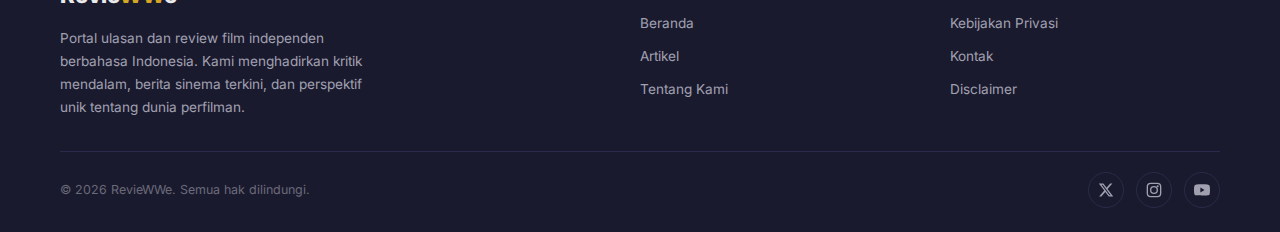
<file: artikel/Nosferatu.html>
<!DOCTYPE html>
<html lang="id">

<head>
    <meta charset="UTF-8">
    <meta name="viewport" content="width=device-width, initial-scale=1.0">
    <title>'Nosferatu' — Gothic Horror yang Memukau | RevieWWe</title>
    <meta name="description"
        content="Review film Nosferatu karya Robert Eggers. Reimaginasi klasik vampir dengan kengerian atmosferik dan visual menakjubkan.">
    <link rel="stylesheet" href="../css/style.css">
    <link rel="icon"
        href="data:image/svg+xml,<svg xmlns='http://www.w3.org/2000/svg' viewBox='0 0 100 100'><text y='.9em' font-size='90'>🎬</text></svg>">
</head>

<body>

    <!-- Header -->
    <header class="header">
        <div class="container">
            <div class="header__top">
                <a href="../index.html" class="header__logo">
                    <svg class="header__logo-icon" viewBox="0 0 24 24" fill="currentColor">
                        <path
                            d="M18 4l2 4h-3l-2-4h-2l2 4h-3l-2-4H8l2 4H7L5 4H4c-1.1 0-2 .9-2 2v12c0 1.1.9 2 2 2h16c1.1 0 2-.9 2-2V4h-4z" />
                    </svg>
                    <div class="header__logo-text">Revie<span>WW</span>e</div>
                </a>
                <nav class="nav" id="mainNav">
                    <a href="../index.html" class="nav__link">Beranda</a>
                    <a href="../index.html#review" class="nav__link nav__link--active">Artikel</a>
                    <a href="../about.html" class="nav__link">Tentang</a>
                </nav>
                <div class="header__search">
                    <button class="search-btn" id="searchBtn" aria-label="Cari">
                        <svg viewBox="0 0 24 24" fill="none" stroke="currentColor" stroke-width="2"
                            stroke-linecap="round" stroke-linejoin="round">
                            <circle cx="11" cy="11" r="8" />
                            <path d="m21 21-4.3-4.3" />
                        </svg>
                    </button>
                    <button class="menu-toggle" id="menuToggle" aria-label="Menu">
                        <svg viewBox="0 0 24 24" fill="none" stroke="currentColor" stroke-width="2"
                            stroke-linecap="round">
                            <path d="M3 12h18M3 6h18M3 18h18" />
                        </svg>
                    </button>
                </div>
            </div>
        </div>
    </header>
    <div class="nav-overlay" id="navOverlay"></div>
    <div class="search-overlay" id="searchOverlay">
        <button class="search-overlay__close" id="searchClose">✕</button>
        <div class="search-overlay__inner">
            <input type="text" class="search-overlay__input" id="searchInput"
                placeholder="Cari artikel, review, berita...">
        </div>
    </div>

    <!-- Article -->
    <div class="container">
        <article class="article-page">
            <header class="article-page__header">
                <div class="article-page__badge">
                    <span class="badge badge--review">Review</span>
                </div>
                <h1 class="article-page__title">'Nosferatu' Karya Robert Eggers — Gothic Horror yang Memukau dan
                    Mengerikan</h1>
                <div class="article-page__meta">
                    <span>6 menit baca</span>
                </div>
            </header>

            <img class="article-page__image" src="../Img/Nosferatu/Nosferatu.webp" alt="Nosferatu Film">

            <div class="article-page__content">
                <p>Robert Eggers telah membuktikan dirinya sebagai salah satu auteur horror paling menarik di
                    generasinya. Dari <em>The Witch</em> hingga <em>The Northman</em>, setiap film yang ia buat adalah
                    sebuah perjalanan mendalam ke dalam kegelapan sejarah dan jiwa manusia. Dengan <em>Nosferatu</em>,
                    proyek yang telah ia impikan selama bertahun-tahun, Eggers mencapai puncak keahliannya.</p>

                <p>Film ini bukanlah remake biasa. Eggers mengambil elemen-elemen dari film klasik F.W. Murnau tahun
                    1922 dan novel <em>Dracula</em> karya Bram Stoker, kemudian merekonstruksinya menjadi sesuatu yang
                    terasa authentik dalam periode yang digambarkannya sekaligus sangat modern dalam eksekusinya.</p>

                <h2>Atmosfer yang Menghantui</h2>

                <p>Jika ada satu kata untuk mendeskripsikan <em>Nosferatu</em>, kata itu adalah "atmosfer." Setiap frame
                    film ini dipenuhi dengan kegelapan yang terasa hidup — bayangan yang bergerak di dinding, kabut yang
                    merayap melalui jalanan kota, dan keheningan yang lebih menakutkan dari jeritan manapun.</p>

                <p>Jarin Blaschke, sinematografer andalan Eggers, sekali lagi menghadirkan visual yang menakjubkan. Film
                    ini sebagian besar diterangi oleh sumber cahaya alami — lilin, bulan, dan api unggun — yang
                    menciptakan permainan cahaya dan bayangan yang hipnotis. Hasilnya adalah film yang terlihat seperti
                    lukisan Romantik abad ke-19 yang bergerak.</p>

                <blockquote>
                    "Eggers tidak sekadar membuat film horror — ia menciptakan sebuah pengalaman sinematik yang meresap
                    ke dalam mimpi-mimpi penontonnya lama setelah kredit berakhir."
                </blockquote>

                <h2>Penampilan yang Mengerikan dan Memesona</h2>

                <p>Bill Skarsgård dalam peran Count Orlok memberikan interpretasi vampir yang benar-benar baru. Berkat
                    riasan prostetik yang luar biasa dan komitmen total Skarsgård terhadap perannya, Orlok menjadi sosok
                    yang tidak hanya mengerikan tetapi juga tragis. Suaranya yang dalam dan serak, gerakannya yang tidak
                    natural, dan kehadirannya yang membuat udara terasa berat — semuanya menciptakan monster yang akan
                    sulit dilupakan.</p>

                <p>Lily-Rose Depp sebagai Ellen Hutter memberikan penampilan yang mengejutkan. Hubungan supranatural
                    antara Ellen dan Orlok menjadi pusat emosional film, dan Depp berhasil menangkap obsesi, ketakutan,
                    dan daya tarik yang hadir secara bersamaan dalam karakter ini.</p>

                <h2>Desain Produksi dan Suara</h2>

                <p>Desain produksi film ini patut mendapat pujian khusus. Setiap set — dari kastil Orlok di Transylvania
                    hingga rumah-rumah di Wisborg — dibangun dengan detail yang obsesif. Eggers dan timnya telah
                    melakukan riset mendalam untuk memastikan bahwa setiap objek, setiap tekstil, setiap furnitur sesuai
                    dengan era yang digambarkan.</p>

                <p>Desain suara film juga luar biasa efektif. Eggers memanfaatkan keheningan sebagai alat untuk
                    membangun ketegangan, diselingi dengan suara-suara yang mengganggu — derit pintu, hembusan angin,
                    dan dengungan yang tidak dapat dijelaskan — yang membuat penonton terus dalam keadaan waspada.</p>

                <h2>Kesimpulan</h2>

                <p><em>Nosferatu</em> adalah film horror yang langka — sebuah karya yang menghormati sumbernya sambil
                    berdiri kokoh sebagai visi artistik yang orisinal. Eggers telah membuktikan bahwa cerita vampir
                    masih bisa menakutkan, menyentuh, dan memukau, asalkan berada di tangan yang tepat. Ini adalah salah
                    satu film terbaik tahun ini, dan mungkin salah satu film horror terbaik dekade ini.</p>
            </div>

            <!-- Rating -->
            <div class="rating-box">
                <div class="rating-box__label">Penilaian RevieWWe</div>
                <div class="rating-box__stars">★★★★☆</div>
                <div class="rating-box__score">8.7 <span>/ 10</span></div>
            </div>

            <!-- Related -->
            <div class="related">
                <h2 class="section-title">Artikel Terkait</h2>
                <div class="related__grid">
                    <a href="The Brutalist.html" class="article-card">
                        <div class="article-card__image-wrap">
                            <img class="article-card__image" src="../Img/The Brutalist/the brutalist.jpg"
                                alt="The Brutalist">
                        </div>
                        <div class="article-card__body">
                            <h3 class="article-card__title">'The Brutalist' — Mahakarya Sinematik 3 Jam</h3>
                            <div class="article-card__meta"></div>
                        </div>
                    </a>
                    <a href="Anora.html" class="article-card">
                        <div class="article-card__image-wrap">
                            <img class="article-card__image" src="../Img/Anora/anora.jpg" alt="Anora">
                        </div>
                        <div class="article-card__body">
                            <h3 class="article-card__title">'Anora' — Film Indie Paling Diperbincangkan</h3>
                            <div class="article-card__meta"></div>
                        </div>
                    </a>
                    <a href="Sinners.html" class="article-card">
                        <div class="article-card__image-wrap">
                            <img class="article-card__image" src="../Img/Sinners/sinners.jpg" alt="Sinners">
                        </div>
                        <div class="article-card__body">
                            <h3 class="article-card__title">Ryan Coogler Ungkap Detail 'Sinners'</h3>
                            <div class="article-card__meta"></div>
                        </div>
                    </a>
                </div>
            </div>
        </article>
    </div>

    <!-- Footer -->
    <footer class="footer">
        <div class="container">
            <div class="footer__inner">
                <div>
                    <div class="footer__brand-name">Revie<span>WW</span>e</div>
                    <p class="footer__brand-desc">Portal ulasan dan review film independen berbahasa Indonesia. Kami
                        menghadirkan kritik mendalam, berita sinema terkini, dan perspektif unik tentang dunia
                        perfilman.</p>
                </div>
                <div>
                    <h4 class="footer__heading">Navigasi</h4>
                    <div class="footer__links">
                        <a href="../index.html" class="footer__link">Beranda</a>
                        <a href="../index.html#review" class="footer__link">Artikel</a>
                        <a href="../about.html" class="footer__link">Tentang Kami</a>
                    </div>
                </div>
                <div>
                    <h4 class="footer__heading">Lainnya</h4>
                    <div class="footer__links">
                        <a href="../privacy.html" class="footer__link">Kebijakan Privasi</a>
                        <a href="../about.html" class="footer__link">Kontak</a>
                        <a href="../privacy.html" class="footer__link">Disclaimer</a>
                    </div>
                </div>
            </div>
            <div class="footer__bottom">
                <p class="footer__copy">&copy; 2026 RevieWWe. Semua hak dilindungi.</p>
                <div class="footer__socials">
                    <a href="#" class="footer__social" aria-label="Twitter"><svg viewBox="0 0 24 24"
                            fill="currentColor">
                            <path
                                d="M18.244 2.25h3.308l-7.227 8.26 8.502 11.24H16.17l-5.214-6.817L4.99 21.75H1.68l7.73-8.835L1.254 2.25H8.08l4.713 6.231zm-1.161 17.52h1.833L7.084 4.126H5.117z" />
                        </svg></a>
                    <a href="#" class="footer__social" aria-label="Instagram"><svg viewBox="0 0 24 24" fill="none"
                            stroke="currentColor" stroke-width="2" stroke-linecap="round" stroke-linejoin="round">
                            <rect x="2" y="2" width="20" height="20" rx="5" />
                            <circle cx="12" cy="12" r="5" />
                            <circle cx="17.5" cy="6.5" r="1.5" fill="currentColor" stroke="none" />
                        </svg></a>
                    <a href="#" class="footer__social" aria-label="YouTube"><svg viewBox="0 0 24 24"
                            fill="currentColor">
                            <path
                                d="M23.498 6.186a3.016 3.016 0 0 0-2.122-2.136C19.505 3.545 12 3.545 12 3.545s-7.505 0-9.377.505A3.017 3.017 0 0 0 .502 6.186C0 8.07 0 12 0 12s0 3.93.502 5.814a3.016 3.016 0 0 0 2.122 2.136c1.871.505 9.376.505 9.376.505s7.505 0 9.377-.505a3.015 3.015 0 0 0 2.122-2.136C24 15.93 24 12 24 12s0-3.93-.502-5.814zM9.545 15.568V8.432L15.818 12l-6.273 3.568z" />
                        </svg></a>
                </div>
            </div>
        </div>
    </footer>

    <script src="../js/script.js"></script>
</body>

</html>
</file>
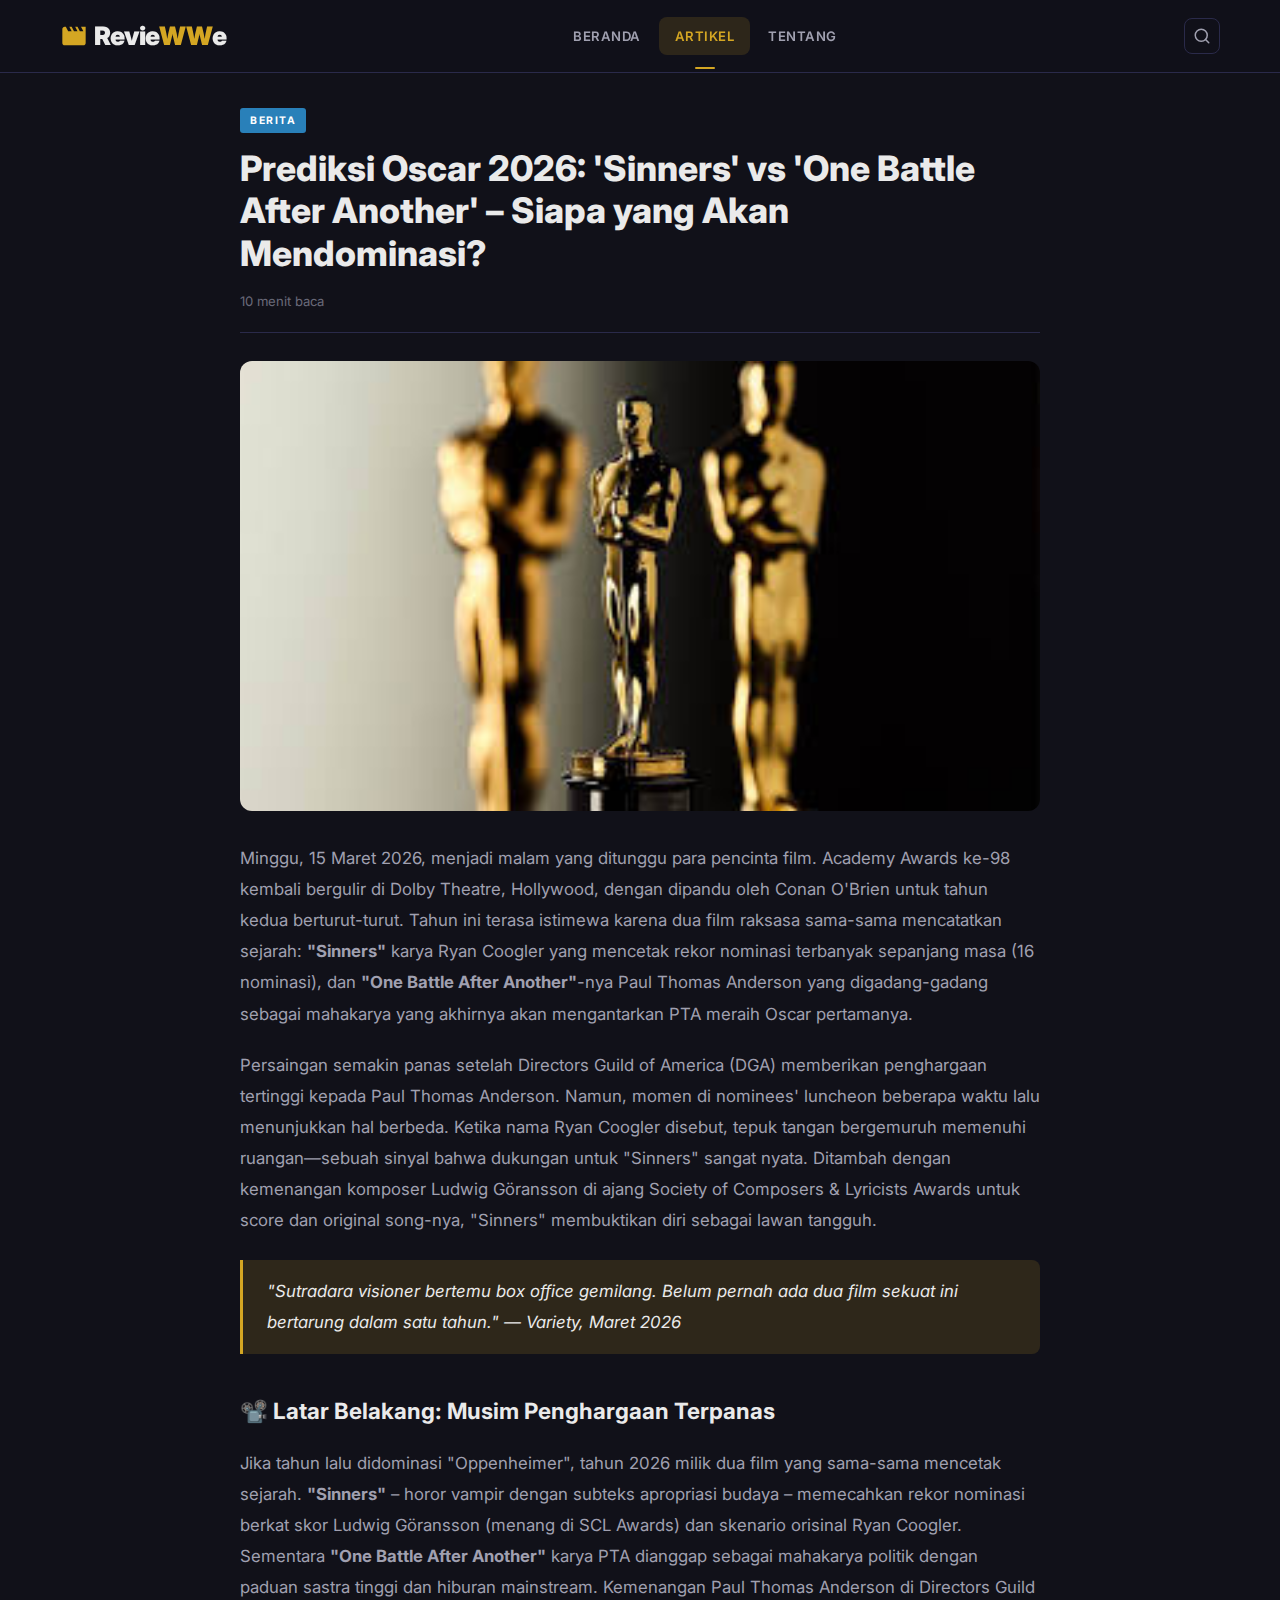
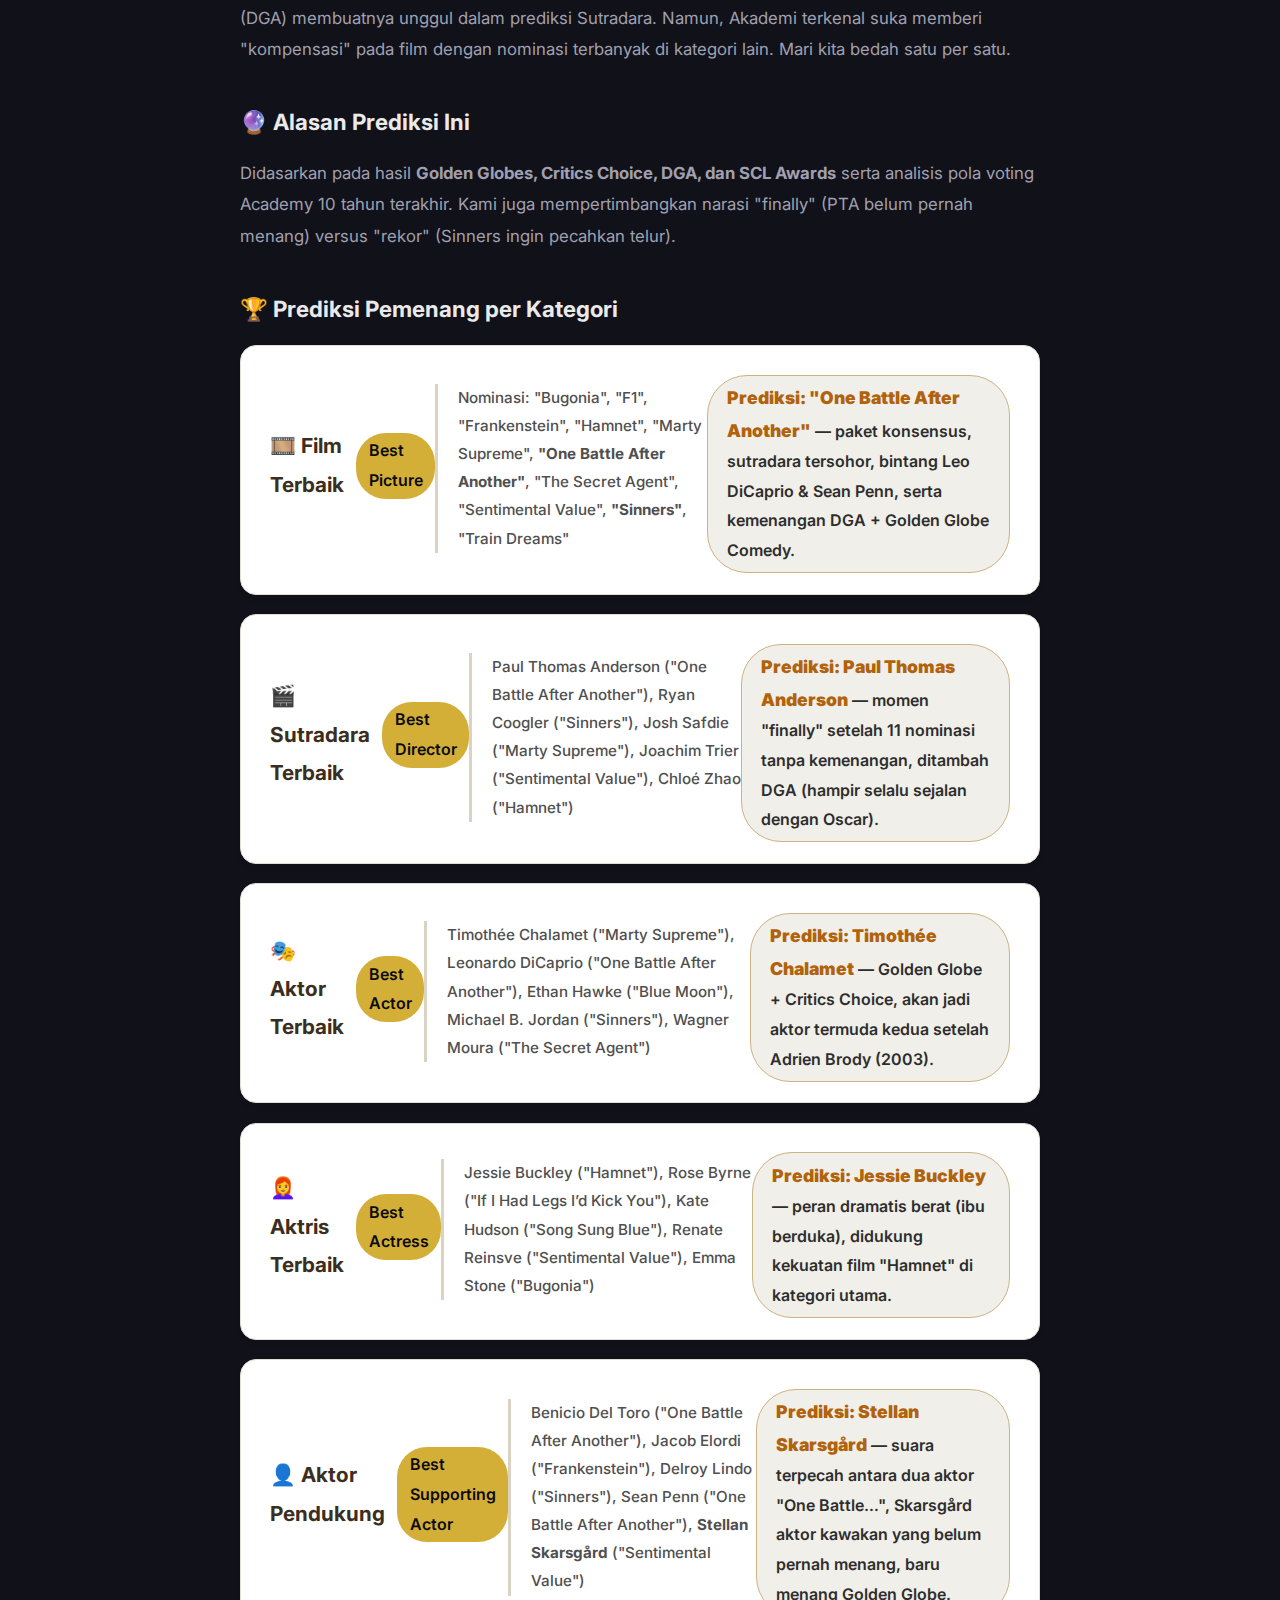
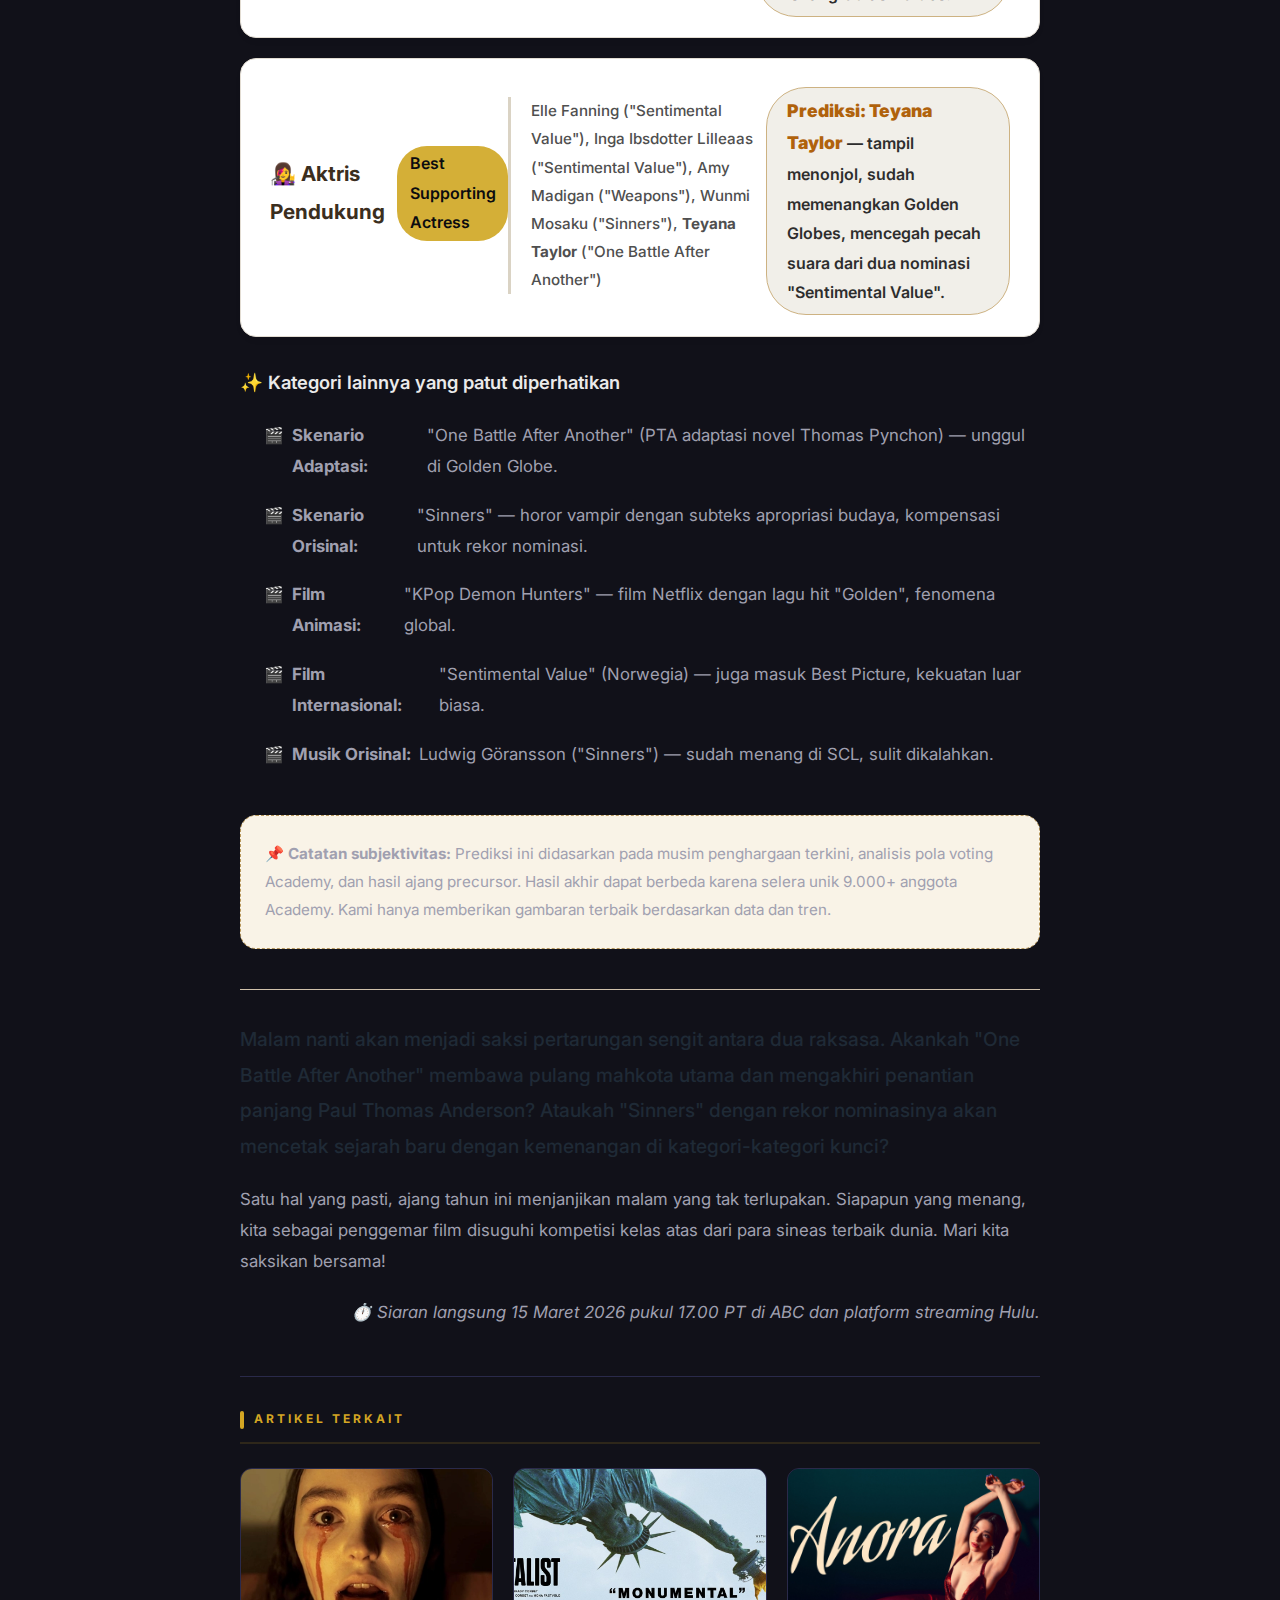
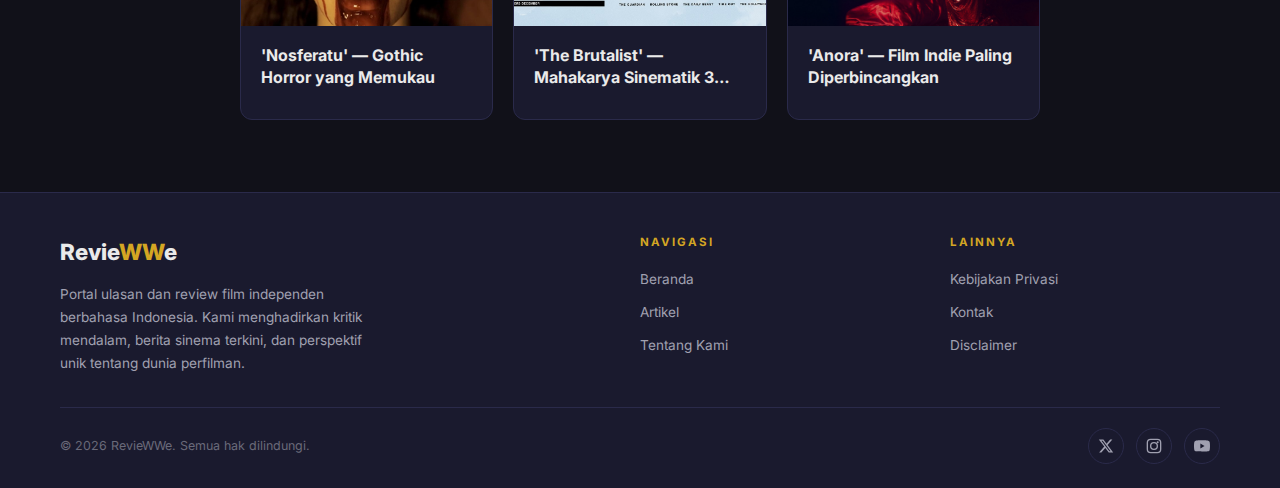
<file: artikel/Oscar.html>
<!DOCTYPE html>
<html lang="id">

<head>
    <meta charset="UTF-8">
    <meta name="viewport" content="width=device-width, initial-scale=1.0">
    <title>Prediksi Oscar 2026: 'Sinners' vs 'One Battle After Another' | RevieWWe</title>
    <meta name="description"
        content="Prediksi lengkap Oscar 2026. Siapa yang akan menang di kategori utama? Analisis persaingan sengit antara 'Sinners' dan 'One Battle After Another'.">
    <link rel="stylesheet" href="../css/style.css">
    <link rel="icon"
        href="data:image/svg+xml,<svg xmlns='http://www.w3.org/2000/svg' viewBox='0 0 100 100'><text y='.9em' font-size='90'>🎬</text></svg>">
    <style>
        /* Style tambahan untuk elemen prediksi yang mungkin belum ada di style.css */
        .category-item {
            background: #ffffff;
            border: 1px solid #e2dcd2;
            border-radius: 16px;
            padding: 1.3rem 1.8rem;
            margin-bottom: 1.2rem;
            transition: all 0.15s;
            box-shadow: 0 4px 10px rgba(0, 0, 0, 0.02);
        }

        .category-item:hover {
            border-color: #b7975c;
            box-shadow: 0 8px 18px rgba(180, 130, 60, 0.1);
            transform: translateY(-2px);
        }

        .category-name {
            font-weight: 700;
            font-size: 1.3rem;
            color: #3b2e1e;
            display: flex;
            align-items: center;
            gap: 0.75rem;
            margin-bottom: 0.5rem;
        }

        .category-name span {
            background: #d4af37;
            color: #0b0b0f;
            font-size: 1rem;
            padding: 0.2rem 0.8rem;
            border-radius: 30px;
            font-weight: 600;
        }

        .nominations {
            color: #4f4f4f;
            font-size: 0.95rem;
            margin: 0.3rem 0 0.5rem;
            padding-left: 1.2rem;
            border-left: 3px solid #dad3c4;
        }

        .predict-win {
            background: #f1efe9;
            border-radius: 40px;
            padding: 0.4rem 1.2rem;
            display: inline-block;
            font-weight: 600;
            color: #2d2d2d;
            margin-top: 0.5rem;
            font-size: 1rem;
            border: 1px solid #cdb282;
        }

        .predict-win strong {
            color: #b0620c;
            font-size: 1.1rem;
        }

        .bullet-list {
            list-style: none;
            padding: 0;
        }

        .bullet-list li {
            padding: 0.3rem 0;
            display: flex;
            align-items: baseline;
            gap: 0.5rem;
        }

        .bullet-list li::before {
            content: "🎬";
            color: #b8860b;
            font-size: 1rem;
        }

        .badge-trend {
            background: #1e2a3a;
            color: white;
            font-size: 0.8rem;
            border-radius: 30px;
            padding: 0.2rem 1rem;
            text-transform: uppercase;
            letter-spacing: 1px;
            display: inline-block;
            margin: 1rem 0;
        }

        .disclaimer {
            background: #f9f3e7;
            padding: 1.5rem;
            border-radius: 16px;
            margin: 2.5rem 0;
            border: 1px dashed #b7975c;
            font-size: 0.95rem;
        }
    </style>
</head>

<body>

    <!-- Header (SALINAN PERSIS DARI FILE NOSFERATU) -->
    <header class="header">
        <div class="container">
            <div class="header__top">
                <a href="../index.html" class="header__logo">
                    <svg class="header__logo-icon" viewBox="0 0 24 24" fill="currentColor">
                        <path
                            d="M18 4l2 4h-3l-2-4h-2l2 4h-3l-2-4H8l2 4H7L5 4H4c-1.1 0-2 .9-2 2v12c0 1.1.9 2 2 2h16c1.1 0 2-.9 2-2V4h-4z" />
                    </svg>
                    <div class="header__logo-text">Revie<span>WW</span>e</div>
                </a>
                <nav class="nav" id="mainNav">
                    <a href="../index.html" class="nav__link">Beranda</a>
                    <a href="../index.html#review" class="nav__link nav__link--active">Artikel</a>
                    <a href="../about.html" class="nav__link">Tentang</a>
                </nav>
                <div class="header__search">
                    <button class="search-btn" id="searchBtn" aria-label="Cari">
                        <svg viewBox="0 0 24 24" fill="none" stroke="currentColor" stroke-width="2"
                            stroke-linecap="round" stroke-linejoin="round">
                            <circle cx="11" cy="11" r="8" />
                            <path d="m21 21-4.3-4.3" />
                        </svg>
                    </button>
                    <button class="menu-toggle" id="menuToggle" aria-label="Menu">
                        <svg viewBox="0 0 24 24" fill="none" stroke="currentColor" stroke-width="2"
                            stroke-linecap="round">
                            <path d="M3 12h18M3 6h18M3 18h18" />
                        </svg>
                    </button>
                </div>
            </div>
        </div>
    </header>
    <div class="nav-overlay" id="navOverlay"></div>
    <div class="search-overlay" id="searchOverlay">
        <button class="search-overlay__close" id="searchClose">✕</button>
        <div class="search-overlay__inner">
            <input type="text" class="search-overlay__input" id="searchInput"
                placeholder="Cari artikel, review, berita...">
        </div>
    </div>

    <!-- Main Content Area -->
    <div class="container">
        <article class="article-page">

            <!-- HEADER ARTIKEL (sesuai struktur Nosferatu) -->
            <header class="article-page__header">
                <div class="article-page__badge">
                    <span class="badge badge--berita">Berita</span>
                </div>
                <h1 class="article-page__title">Prediksi Oscar 2026: 'Sinners' vs 'One Battle After Another' – Siapa
                    yang Akan Mendominasi?</h1>
                <div class="article-page__meta">
                    <span>10 menit baca</span>
                </div>
            </header>

            <!-- GAMBAR UTAMA (placeholder, bisa diganti dengan gambar Oscar) -->
            <img class="article-page__image" src="../Img/Oscar/Oscar.jpg" alt="Oscar 2026"
                onerror="this.style.display='none'">

            <!-- KONTEN ARTIKEL -->
            <div class="article-page__content">
                <p>Minggu, 15 Maret 2026, menjadi malam yang ditunggu para pencinta film. Academy Awards ke-98 kembali
                    bergulir di Dolby Theatre, Hollywood, dengan dipandu oleh Conan O'Brien untuk tahun kedua
                    berturut-turut. Tahun ini terasa istimewa karena dua film raksasa sama-sama mencatatkan sejarah:
                    <strong>"Sinners"</strong> karya Ryan Coogler yang mencetak rekor nominasi terbanyak sepanjang masa
                    (16 nominasi), dan <strong>"One Battle After Another"</strong>-nya Paul Thomas Anderson yang
                    digadang-gadang sebagai mahakarya yang akhirnya akan mengantarkan PTA meraih Oscar pertamanya.
                </p>

                <p>Persaingan semakin panas setelah Directors Guild of America (DGA) memberikan penghargaan tertinggi
                    kepada Paul Thomas Anderson. Namun, momen di nominees' luncheon beberapa waktu lalu menunjukkan hal
                    berbeda. Ketika nama Ryan Coogler disebut, tepuk tangan bergemuruh memenuhi ruangan—sebuah sinyal
                    bahwa dukungan untuk "Sinners" sangat nyata. Ditambah dengan kemenangan komposer Ludwig Göransson di
                    ajang Society of Composers & Lyricists Awards untuk score dan original song-nya, "Sinners"
                    membuktikan diri sebagai lawan tangguh.</p>

                <!-- KOTAK KONTEKS (mengikuti gaya blockquote di Nosferatu) -->
                <blockquote>
                    "Sutradara visioner bertemu box office gemilang. Belum pernah ada dua film sekuat ini bertarung
                    dalam satu tahun." — Variety, Maret 2026
                </blockquote>

                <h2>📽️ Latar Belakang: Musim Penghargaan Terpanas</h2>
                <p>Jika tahun lalu didominasi "Oppenheimer", tahun 2026 milik dua film yang sama-sama mencetak sejarah.
                    <strong>"Sinners"</strong> – horor vampir dengan subteks apropriasi budaya – memecahkan rekor
                    nominasi berkat skor Ludwig Göransson (menang di SCL Awards) dan skenario orisinal Ryan Coogler.
                    Sementara <strong>"One Battle After Another"</strong> karya PTA dianggap sebagai mahakarya politik
                    dengan paduan sastra tinggi dan hiburan mainstream. Kemenangan Paul Thomas Anderson di Directors
                    Guild (DGA) membuatnya unggul dalam prediksi Sutradara. Namun, Akademi terkenal suka memberi
                    "kompensasi" pada film dengan nominasi terbanyak di kategori lain. Mari kita bedah satu per satu.
                </p>

                <h2>🔮 Alasan Prediksi Ini</h2>
                <p>Didasarkan pada hasil <strong>Golden Globes, Critics Choice, DGA, dan SCL Awards</strong> serta
                    analisis pola voting Academy 10 tahun terakhir. Kami juga mempertimbangkan narasi "finally" (PTA
                    belum pernah menang) versus "rekor" (Sinners ingin pecahkan telur).</p>


                <h2>🏆 Prediksi Pemenang per Kategori</h2>

                <!-- Film Terbaik -->
                <div class="category-item">
                    <div class="category-name">🎞️ Film Terbaik <span>Best Picture</span></div>
                    <div class="nominations">Nominasi: "Bugonia", "F1", "Frankenstein", "Hamnet", "Marty Supreme",
                        <strong>"One Battle After Another"</strong>, "The Secret Agent", "Sentimental Value",
                        <strong>"Sinners"</strong>, "Train Dreams"
                    </div>
                    <div class="predict-win"><strong>Prediksi: "One Battle After Another"</strong> — paket konsensus,
                        sutradara tersohor, bintang Leo DiCaprio & Sean Penn, serta kemenangan DGA + Golden Globe
                        Comedy.</div>
                </div>

                <!-- Sutradara -->
                <div class="category-item">
                    <div class="category-name">🎬 Sutradara Terbaik <span>Best Director</span></div>
                    <div class="nominations">Paul Thomas Anderson ("One Battle After Another"), Ryan Coogler
                        ("Sinners"), Josh Safdie ("Marty Supreme"), Joachim Trier ("Sentimental Value"), Chloé Zhao
                        ("Hamnet")</div>
                    <div class="predict-win"><strong>Prediksi: Paul Thomas Anderson</strong> — momen "finally" setelah
                        11 nominasi tanpa kemenangan, ditambah DGA (hampir selalu sejalan dengan Oscar).</div>
                </div>

                <!-- Aktor Terbaik -->
                <div class="category-item">
                    <div class="category-name">🎭 Aktor Terbaik <span>Best Actor</span></div>
                    <div class="nominations">Timothée Chalamet ("Marty Supreme"), Leonardo DiCaprio ("One Battle After
                        Another"), Ethan Hawke ("Blue Moon"), Michael B. Jordan ("Sinners"), Wagner Moura ("The Secret
                        Agent")</div>
                    <div class="predict-win"><strong>Prediksi: Timothée Chalamet</strong> — Golden Globe + Critics
                        Choice, akan jadi aktor termuda kedua setelah Adrien Brody (2003).</div>
                </div>

                <!-- Aktris Terbaik -->
                <div class="category-item">
                    <div class="category-name">👩‍🦰 Aktris Terbaik <span>Best Actress</span></div>
                    <div class="nominations">Jessie Buckley ("Hamnet"), Rose Byrne ("If I Had Legs I’d Kick You"), Kate
                        Hudson ("Song Sung Blue"), Renate Reinsve ("Sentimental Value"), Emma Stone ("Bugonia")</div>
                    <div class="predict-win"><strong>Prediksi: Jessie Buckley</strong> — peran dramatis berat (ibu
                        berduka), didukung kekuatan film "Hamnet" di kategori utama.</div>
                </div>

                <!-- Aktor Pendukung -->
                <div class="category-item">
                    <div class="category-name">👤 Aktor Pendukung <span>Best Supporting Actor</span></div>
                    <div class="nominations">Benicio Del Toro ("One Battle After Another"), Jacob Elordi
                        ("Frankenstein"), Delroy Lindo ("Sinners"), Sean Penn ("One Battle After Another"),
                        <strong>Stellan Skarsgård</strong> ("Sentimental Value")
                    </div>
                    <div class="predict-win"><strong>Prediksi: Stellan Skarsgård</strong> — suara terpecah antara dua
                        aktor "One Battle…", Skarsgård aktor kawakan yang belum pernah menang, baru menang Golden Globe.
                    </div>
                </div>

                <!-- Aktris Pendukung -->
                <div class="category-item">
                    <div class="category-name">👩‍🎤 Aktris Pendukung <span>Best Supporting Actress</span></div>
                    <div class="nominations">Elle Fanning ("Sentimental Value"), Inga Ibsdotter Lilleaas ("Sentimental
                        Value"), Amy Madigan ("Weapons"), Wunmi Mosaku ("Sinners"), <strong>Teyana Taylor</strong> ("One
                        Battle After Another")</div>
                    <div class="predict-win"><strong>Prediksi: Teyana Taylor</strong> — tampil menonjol, sudah
                        memenangkan Golden Globes, mencegah pecah suara dari dua nominasi "Sentimental Value".</div>
                </div>

                <h3>✨ Kategori lainnya yang patut diperhatikan</h3>
                <ul class="bullet-list">
                    <li><strong>Skenario Adaptasi:</strong> "One Battle After Another" (PTA adaptasi novel Thomas
                        Pynchon) — unggul di Golden Globe.</li>
                    <li><strong>Skenario Orisinal:</strong> "Sinners" — horor vampir dengan subteks apropriasi budaya,
                        kompensasi untuk rekor nominasi.</li>
                    <li><strong>Film Animasi:</strong> "KPop Demon Hunters" — film Netflix dengan lagu hit "Golden",
                        fenomena global.</li>
                    <li><strong>Film Internasional:</strong> "Sentimental Value" (Norwegia) — juga masuk Best Picture,
                        kekuatan luar biasa.</li>
                    <li><strong>Musik Orisinal:</strong> Ludwig Göransson ("Sinners") — sudah menang di SCL, sulit
                        dikalahkan.</li>
                </ul>

                <!-- KOTAK DISCLAIMER SUBJEKTIVITAS -->
                <div class="disclaimer">
                    <strong>📌 Catatan subjektivitas:</strong> Prediksi ini didasarkan pada musim penghargaan terkini,
                    analisis pola voting Academy, dan hasil ajang precursor. Hasil akhir dapat berbeda karena selera
                    unik 9.000+ anggota Academy. Kami hanya memberikan gambaran terbaik berdasarkan data dan tren.
                </div>

                <!-- PENUTUP -->
                <div style="margin-top: 2.5rem; border-top: 1px solid #d0c2ab; padding-top: 2rem;">
                    <p style="font-size: 1.2rem; font-weight: 500; color: #1f2a36;">
                        Malam nanti akan menjadi saksi pertarungan sengit antara dua raksasa. Akankah "One Battle After
                        Another" membawa pulang mahkota utama dan mengakhiri penantian panjang Paul Thomas Anderson?
                        Ataukah "Sinners" dengan rekor nominasinya akan mencetak sejarah baru dengan kemenangan di
                        kategori-kategori kunci?
                    </p>
                    <p style="margin-top: 1.2rem;">
                        Satu hal yang pasti, ajang tahun ini menjanjikan malam yang tak terlupakan. Siapapun yang
                        menang, kita sebagai penggemar film disuguhi kompetisi kelas atas dari para sineas terbaik
                        dunia. Mari kita saksikan bersama!
                    </p>
                    <p style="text-align: right; font-style: italic; margin-top: 1rem;">⏱️ Siaran langsung 15 Maret 2026
                        pukul 17.00 PT di ABC dan platform streaming Hulu.</p>
                </div>
            </div>

            <!-- Tidak ada rating box untuk artikel prediksi, tapi kita bisa menggunakan struktur yang sama -->
            <!-- Related Articles (sama persis dengan Nosferatu) -->
            <div class="related">
                <h2 class="section-title">Artikel Terkait</h2>
                <div class="related__grid">
                    <a href="Nosferatu.html" class="article-card">
                        <div class="article-card__image-wrap">
                            <img class="article-card__image" src="../Img/Nosferatu/Nosferatu.webp" alt="Nosferatu">
                        </div>
                        <div class="article-card__body">
                            <h3 class="article-card__title">'Nosferatu' — Gothic Horror yang Memukau</h3>
                            <div class="article-card__meta"></div>
                        </div>
                    </a>
                    <a href="The Brutalist.html" class="article-card">
                        <div class="article-card__image-wrap">
                            <img class="article-card__image" src="../Img/The Brutalist/the brutalist.jpg"
                                alt="The Brutalist">
                        </div>
                        <div class="article-card__body">
                            <h3 class="article-card__title">'The Brutalist' — Mahakarya Sinematik 3 Jam</h3>
                            <div class="article-card__meta"></div>
                        </div>
                    </a>
                    <a href="Anora.html" class="article-card">
                        <div class="article-card__image-wrap">
                            <img class="article-card__image" src="../Img/Anora/anora.jpg" alt="Anora">
                        </div>
                        <div class="article-card__body">
                            <h3 class="article-card__title">'Anora' — Film Indie Paling Diperbincangkan</h3>
                            <div class="article-card__meta"></div>
                        </div>
                    </a>
                </div>
            </div>
        </article>
    </div>

    <!-- FOOTER (SALINAN PERSIS DARI FILE NOSFERATU) -->
    <footer class="footer">
        <div class="container">
            <div class="footer__inner">
                <div>
                    <div class="footer__brand-name">Revie<span>WW</span>e</div>
                    <p class="footer__brand-desc">Portal ulasan dan review film independen berbahasa Indonesia. Kami
                        menghadirkan kritik mendalam, berita sinema terkini, dan perspektif unik tentang dunia
                        perfilman.</p>
                </div>
                <div>
                    <h4 class="footer__heading">Navigasi</h4>
                    <div class="footer__links">
                        <a href="../index.html" class="footer__link">Beranda</a>
                        <a href="../index.html#review" class="footer__link">Artikel</a>
                        <a href="../about.html" class="footer__link">Tentang Kami</a>
                    </div>
                </div>
                <div>
                    <h4 class="footer__heading">Lainnya</h4>
                    <div class="footer__links">
                        <a href="../privacy.html" class="footer__link">Kebijakan Privasi</a>
                        <a href="../about.html" class="footer__link">Kontak</a>
                        <a href="../privacy.html" class="footer__link">Disclaimer</a>
                    </div>
                </div>
            </div>
            <div class="footer__bottom">
                <p class="footer__copy">&copy; 2026 RevieWWe. Semua hak dilindungi.</p>
                <div class="footer__socials">
                    <a href="#" class="footer__social" aria-label="Twitter"><svg viewBox="0 0 24 24"
                            fill="currentColor">
                            <path
                                d="M18.244 2.25h3.308l-7.227 8.26 8.502 11.24H16.17l-5.214-6.817L4.99 21.75H1.68l7.73-8.835L1.254 2.25H8.08l4.713 6.231zm-1.161 17.52h1.833L7.084 4.126H5.117z" />
                        </svg></a>
                    <a href="#" class="footer__social" aria-label="Instagram"><svg viewBox="0 0 24 24" fill="none"
                            stroke="currentColor" stroke-width="2" stroke-linecap="round" stroke-linejoin="round">
                            <rect x="2" y="2" width="20" height="20" rx="5" />
                            <circle cx="12" cy="12" r="5" />
                            <circle cx="17.5" cy="6.5" r="1.5" fill="currentColor" stroke="none" />
                        </svg></a>
                    <a href="#" class="footer__social" aria-label="YouTube"><svg viewBox="0 0 24 24"
                            fill="currentColor">
                            <path
                                d="M23.498 6.186a3.016 3.016 0 0 0-2.122-2.136C19.505 3.545 12 3.545 12 3.545s-7.505 0-9.377.505A3.017 3.017 0 0 0 .502 6.186C0 8.07 0 12 0 12s0 3.93.502 5.814a3.016 3.016 0 0 0 2.122 2.136c1.871.505 9.376.505 9.376.505s7.505 0 9.377-.505a3.015 3.015 0 0 0 2.122-2.136C24 15.93 24 12 24 12s0-3.93-.502-5.814zM9.545 15.568V8.432L15.818 12l-6.273 3.568z" />
                        </svg></a>
                </div>
            </div>
        </div>
    </footer>

    <script src="../js/script.js"></script>
</body>

</html>
</file>
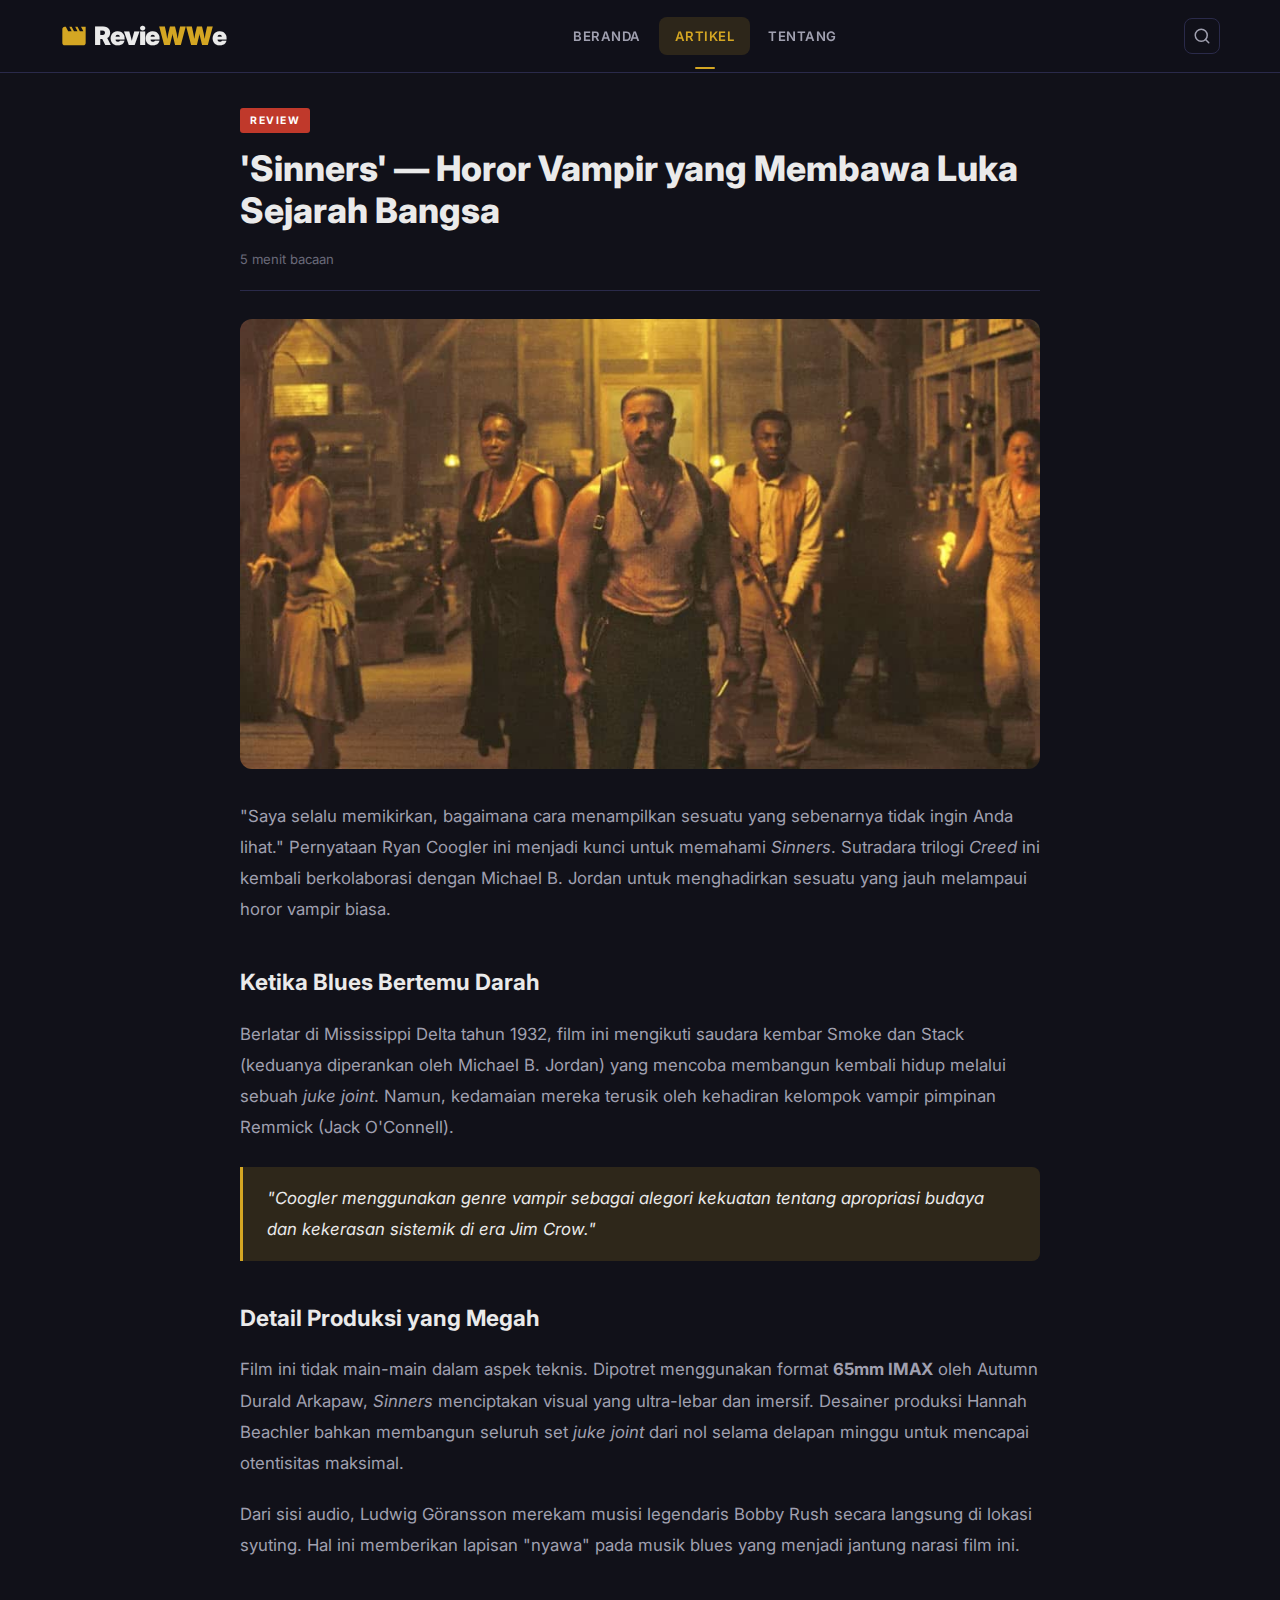
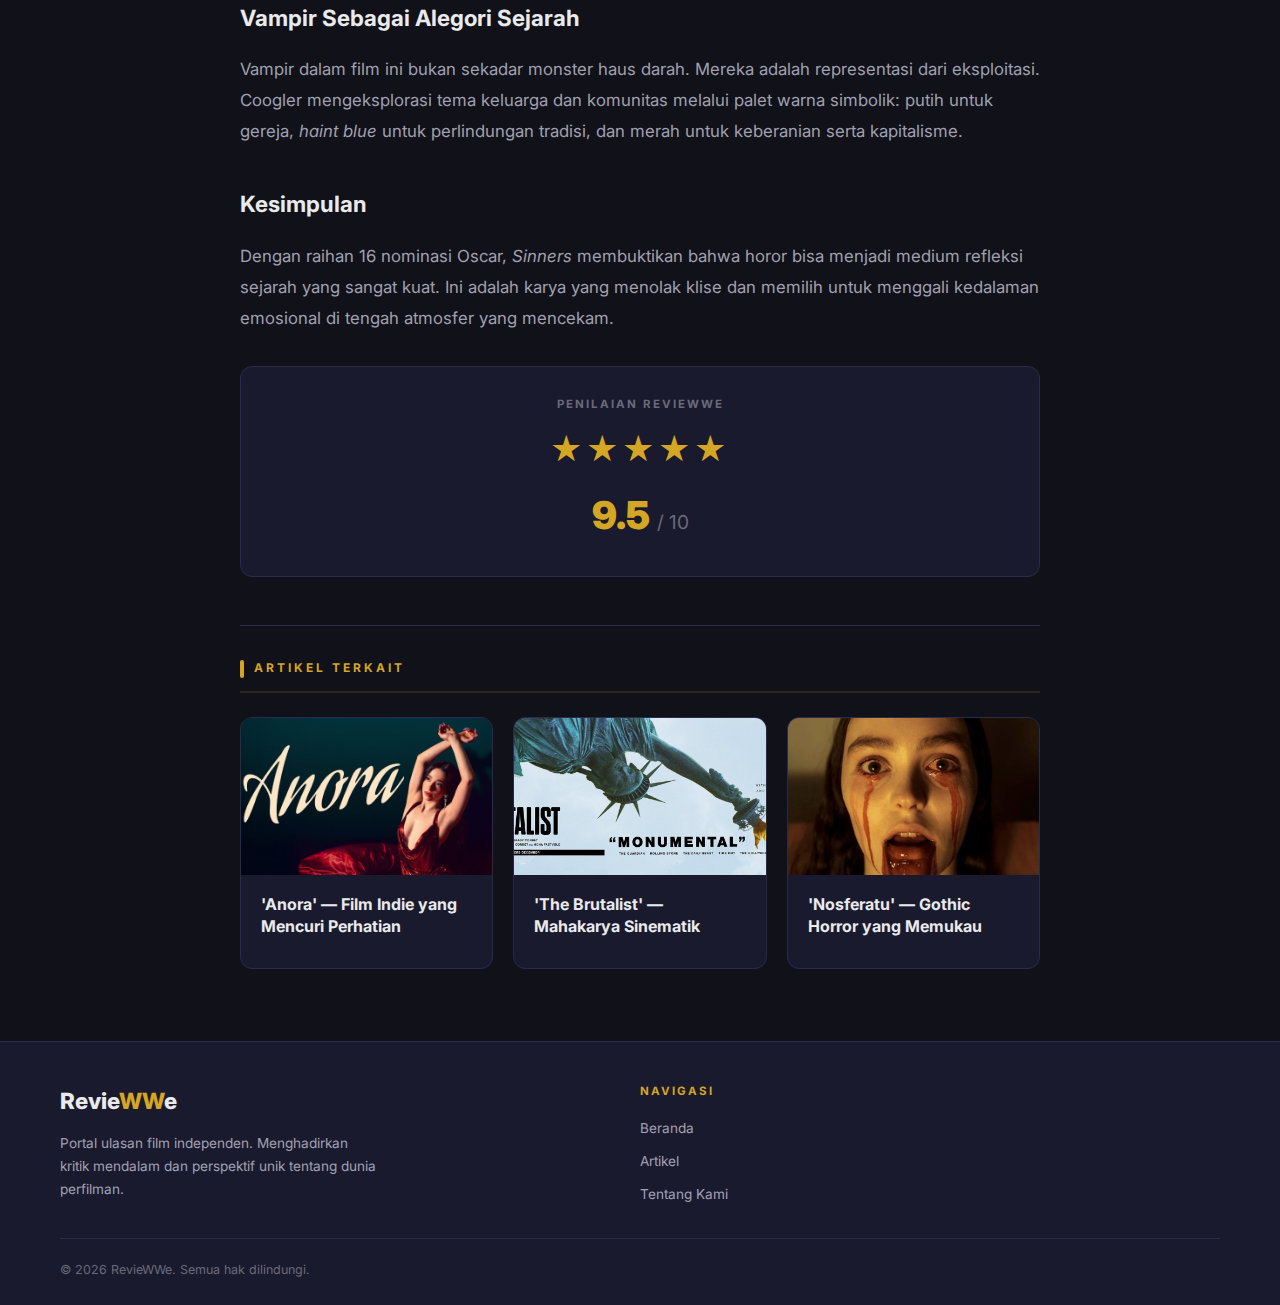
<file: artikel/Sinners.html>
<!DOCTYPE html>
<html lang="id">

<head>
    <meta charset="UTF-8">
    <meta name="viewport" content="width=device-width, initial-scale=1.0">
    <title>'Sinners' — Horor Vampir dan Luka Sejarah | RevieWWe</title>
    <meta name="description"
        content="Review film Sinners karya Ryan Coogler. Sebuah horor vampir gothic yang memadukan sejarah Mississippi Delta dengan alegori sosial yang tajam.">
    <link rel="stylesheet" href="../css/style.css">
    <link rel="icon"
        href="data:image/svg+xml,<svg xmlns='http://www.w3.org/2000/svg' viewBox='0 0 100 100'><text y='.9em' font-size='90'>🎬</text></svg>">
</head>

<body>

    <header class="header">
        <div class="container">
            <div class="header__top">
                <a href="../index.html" class="header__logo">
                    <svg class="header__logo-icon" viewBox="0 0 24 24" fill="currentColor">
                        <path
                            d="M18 4l2 4h-3l-2-4h-2l2 4h-3l-2-4H8l2 4H7L5 4H4c-1.1 0-2 .9-2 2v12c0 1.1.9 2 2 2h16c1.1 0 2-.9 2-2V4h-4z" />
                    </svg>
                    <div class="header__logo-text">Revie<span>WW</span>e</div>
                </a>
                <nav class="nav" id="mainNav">
                    <a href="../index.html" class="nav__link">Beranda</a>
                    <a href="../index.html#review" class="nav__link nav__link--active">Artikel</a>
                    <a href="../about.html" class="nav__link">Tentang</a>
                </nav>
                <div class="header__search">
                    <button class="search-btn" id="searchBtn" aria-label="Cari">
                        <svg viewBox="0 0 24 24" fill="none" stroke="currentColor" stroke-width="2"
                            stroke-linecap="round" stroke-linejoin="round">
                            <circle cx="11" cy="11" r="8" />
                            <path d="m21 21-4.3-4.3" />
                        </svg>
                    </button>
                    <button class="menu-toggle" id="menuToggle" aria-label="Menu">
                        <svg viewBox="0 0 24 24" fill="none" stroke="currentColor" stroke-width="2"
                            stroke-linecap="round">
                            <path d="M3 12h18M3 6h18M3 18h18" />
                        </svg>
                    </button>
                </div>
            </div>
        </div>
    </header>

    <div class="nav-overlay" id="navOverlay"></div>
    <div class="search-overlay" id="searchOverlay">
        <button class="search-overlay__close" id="searchClose">✕</button>
        <div class="search-overlay__inner">
            <input type="text" class="search-overlay__input" id="searchInput"
                placeholder="Cari artikel, review, berita...">
        </div>
    </div>

    <div class="container">
        <article class="article-page">
            <header class="article-page__header">
                <div class="article-page__badge">
                    <span class="badge badge--review">Review</span>
                </div>
                <h1 class="article-page__title">'Sinners' — Horor Vampir yang Membawa Luka Sejarah Bangsa</h1>
                <div class="article-page__meta">
                    <span>5 menit bacaan</span>
                </div>
            </header>

            <img class="article-page__image" src="../Img/Sinners/Sinners2.jpg" alt="Sinners Film Ryan Coogler">

            <div class="article-page__content">
                <p>"Saya selalu memikirkan, bagaimana cara menampilkan sesuatu yang sebenarnya tidak ingin Anda lihat."
                    Pernyataan Ryan Coogler ini menjadi kunci untuk memahami <em>Sinners</em>. Sutradara trilogi
                    <em>Creed</em> ini kembali berkolaborasi dengan Michael B. Jordan untuk menghadirkan sesuatu yang
                    jauh melampaui horor vampir biasa.
                </p>

                <h2>Ketika Blues Bertemu Darah</h2>
                <p>Berlatar di Mississippi Delta tahun 1932, film ini mengikuti saudara kembar Smoke dan Stack (keduanya
                    diperankan oleh Michael B. Jordan) yang mencoba membangun kembali hidup melalui sebuah <em>juke
                        joint</em>. Namun, kedamaian mereka terusik oleh kehadiran kelompok vampir pimpinan Remmick
                    (Jack O'Connell).</p>

                <blockquote>
                    "Coogler menggunakan genre vampir sebagai alegori kekuatan tentang apropriasi budaya dan kekerasan
                    sistemik di era Jim Crow."
                </blockquote>

                <h2>Detail Produksi yang Megah</h2>
                <p>Film ini tidak main-main dalam aspek teknis. Dipotret menggunakan format <strong>65mm IMAX</strong>
                    oleh Autumn Durald Arkapaw, <em>Sinners</em> menciptakan visual yang ultra-lebar dan imersif.
                    Desainer produksi Hannah Beachler bahkan membangun seluruh set <em>juke joint</em> dari nol selama
                    delapan minggu untuk mencapai otentisitas maksimal.</p>

                <p>Dari sisi audio, Ludwig Göransson merekam musisi legendaris Bobby Rush secara langsung di lokasi
                    syuting. Hal ini memberikan lapisan "nyawa" pada musik blues yang menjadi jantung narasi film ini.
                </p>

                <h2>Vampir Sebagai Alegori Sejarah</h2>
                <p>Vampir dalam film ini bukan sekadar monster haus darah. Mereka adalah representasi dari eksploitasi.
                    Coogler mengeksplorasi tema keluarga dan komunitas melalui palet warna simbolik: putih untuk gereja,
                    <em>haint blue</em> untuk perlindungan tradisi, dan merah untuk keberanian serta kapitalisme.
                </p>

                <h2>Kesimpulan</h2>
                <p>Dengan raihan 16 nominasi Oscar, <em>Sinners</em> membuktikan bahwa horor bisa menjadi medium
                    refleksi sejarah yang sangat kuat. Ini adalah karya yang menolak klise dan memilih untuk menggali
                    kedalaman emosional di tengah atmosfer yang mencekam.</p>
            </div>

            <div class="rating-box">
                <div class="rating-box__label">Penilaian RevieWWe</div>
                <div class="rating-box__stars">★★★★★</div>
                <div class="rating-box__score">9.5 <span>/ 10</span></div>
            </div>

            <div class="related">
                <h2 class="section-title">Artikel Terkait</h2>
                <div class="related__grid">
                    <a href="Anora.html" class="article-card">
                        <div class="article-card__image-wrap">
                            <img class="article-card__image" src="../Img/Anora/anora.jpg" alt="Anora">
                        </div>
                        <div class="article-card__body">
                            <h3 class="article-card__title">'Anora' — Film Indie yang Mencuri Perhatian</h3>
                        </div>
                    </a>
                    <a href="The Brutalist.html" class="article-card">
                        <div class="article-card__image-wrap">
                            <img class="article-card__image" src="../Img/The Brutalist/the brutalist.jpg"
                                alt="The Brutalist">
                        </div>
                        <div class="article-card__body">
                            <h3 class="article-card__title">'The Brutalist' — Mahakarya Sinematik</h3>
                        </div>
                    </a>
                    <a href="Nosferatu.html" class="article-card">
                        <div class="article-card__image-wrap">
                            <img class="article-card__image" src="../Img/Nosferatu/Nosferatu.webp" alt="Nosferatu">
                        </div>
                        <div class="article-card__body">
                            <h3 class="article-card__title">'Nosferatu' — Gothic Horror yang Memukau</h3>
                        </div>
                    </a>
                </div>
            </div>
        </article>
    </div>

    <footer class="footer">
        <div class="container">
            <div class="footer__inner">
                <div>
                    <div class="footer__brand-name">Revie<span>WW</span>e</div>
                    <p class="footer__brand-desc">Portal ulasan film independen. Menghadirkan kritik mendalam dan
                        perspektif unik tentang dunia perfilman.</p>
                </div>
                <div>
                    <h4 class="footer__heading">Navigasi</h4>
                    <div class="footer__links">
                        <a href="../index.html" class="footer__link">Beranda</a>
                        <a href="../index.html#review" class="footer__link">Artikel</a>
                        <a href="../about.html" class="footer__link">Tentang Kami</a>
                    </div>
                </div>
            </div>
            <div class="footer__bottom">
                <p class="footer__copy">&copy; 2026 RevieWWe. Semua hak dilindungi.</p>
            </div>
        </div>
    </footer>

    <script src="../js/script.js"></script>
</body>

</html>
</file>
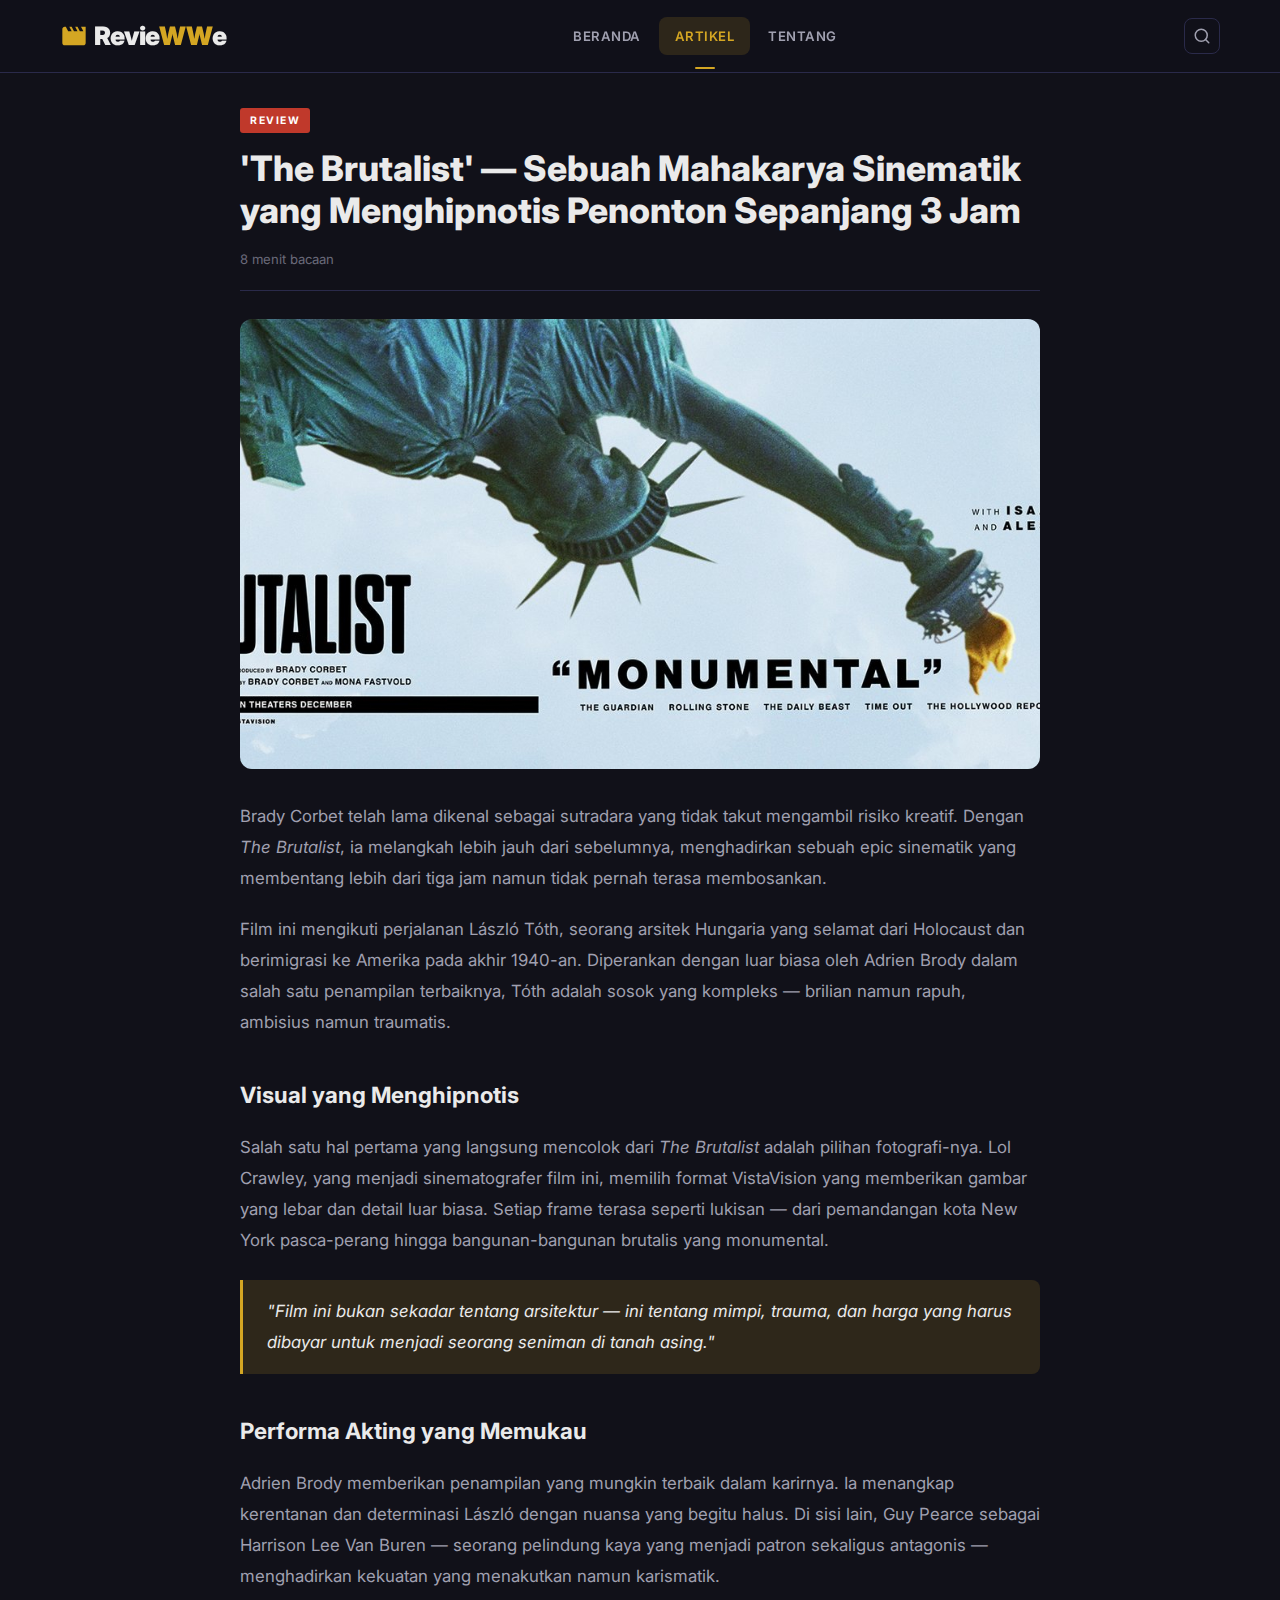
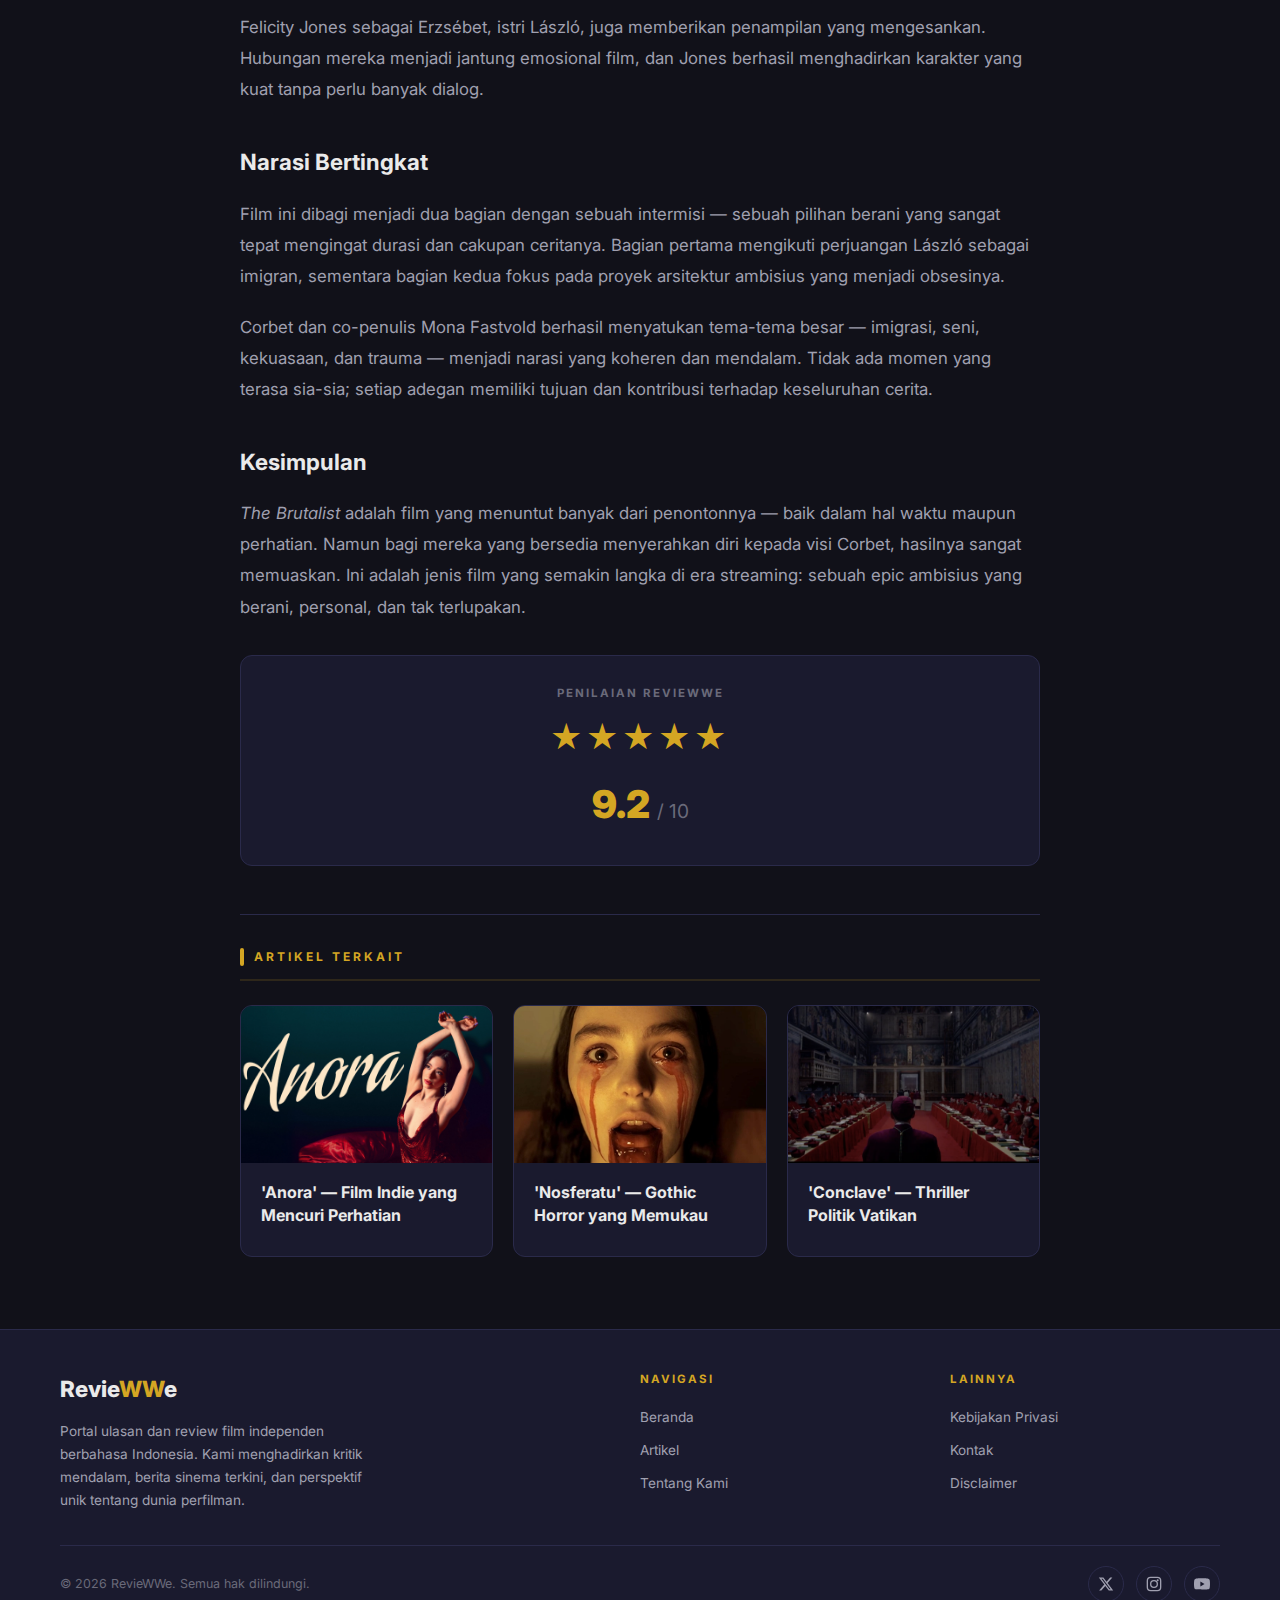
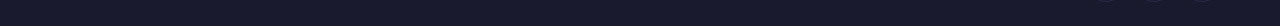
<file: artikel/The Brutalist.html>
<!DOCTYPE html>
<html lang="id">

<head>
    <meta charset="UTF-8">
    <meta name="viewport" content="width=device-width, initial-scale=1.0">
    <title>'The Brutalist' — Mahakarya Sinematik | RevieWWe</title>
    <meta name="description"
        content="Review mendalam film The Brutalist karya Brady Corbet. Sebuah epic drama arsitektur yang memukau dengan durasi 3 jam lebih.">
    <link rel="stylesheet" href="../css/style.css">
    <link rel="icon"
        href="data:image/svg+xml,<svg xmlns='http://www.w3.org/2000/svg' viewBox='0 0 100 100'><text y='.9em' font-size='90'>🎬</text></svg>">
</head>

<body>

    <!-- Header -->
    <header class="header">
        <div class="container">
            <div class="header__top">
                <a href="../index.html" class="header__logo">
                    <svg class="header__logo-icon" viewBox="0 0 24 24" fill="currentColor">
                        <path
                            d="M18 4l2 4h-3l-2-4h-2l2 4h-3l-2-4H8l2 4H7L5 4H4c-1.1 0-2 .9-2 2v12c0 1.1.9 2 2 2h16c1.1 0 2-.9 2-2V4h-4z" />
                    </svg>
                    <div class="header__logo-text">Revie<span>WW</span>e</div>
                </a>
                <nav class="nav" id="mainNav">
                    <a href="../index.html" class="nav__link">Beranda</a>
                    <a href="../index.html#review" class="nav__link nav__link--active">Artikel</a>
                    <a href="../about.html" class="nav__link">Tentang</a>
                </nav>
                <div class="header__search">
                    <button class="search-btn" id="searchBtn" aria-label="Cari">
                        <svg viewBox="0 0 24 24" fill="none" stroke="currentColor" stroke-width="2"
                            stroke-linecap="round" stroke-linejoin="round">
                            <circle cx="11" cy="11" r="8" />
                            <path d="m21 21-4.3-4.3" />
                        </svg>
                    </button>
                    <button class="menu-toggle" id="menuToggle" aria-label="Menu">
                        <svg viewBox="0 0 24 24" fill="none" stroke="currentColor" stroke-width="2"
                            stroke-linecap="round">
                            <path d="M3 12h18M3 6h18M3 18h18" />
                        </svg>
                    </button>
                </div>
            </div>
        </div>
    </header>
    <div class="nav-overlay" id="navOverlay"></div>
    <div class="search-overlay" id="searchOverlay">
        <button class="search-overlay__close" id="searchClose">✕</button>
        <div class="search-overlay__inner">
            <input type="text" class="search-overlay__input" id="searchInput"
                placeholder="Cari artikel, review, berita...">
        </div>
    </div>

    <!-- Article -->
    <div class="container">
        <article class="article-page">
            <header class="article-page__header">
                <div class="article-page__badge">
                    <span class="badge badge--review">Review</span>
                </div>
                <h1 class="article-page__title">'The Brutalist' — Sebuah Mahakarya Sinematik yang Menghipnotis Penonton
                    Sepanjang 3 Jam</h1>
                <div class="article-page__meta">
                    <span>8 menit bacaan</span>
                </div>
            </header>

            <img class="article-page__image" src="../Img/The Brutalist/the brutalist.jpg" alt="The Brutalist Film">

            <div class="article-page__content">
                <p>Brady Corbet telah lama dikenal sebagai sutradara yang tidak takut mengambil risiko kreatif. Dengan
                    <em>The Brutalist</em>, ia melangkah lebih jauh dari sebelumnya, menghadirkan sebuah epic sinematik
                    yang membentang lebih dari tiga jam namun tidak pernah terasa membosankan.
                </p>

                <p>Film ini mengikuti perjalanan László Tóth, seorang arsitek Hungaria yang selamat dari Holocaust dan
                    berimigrasi ke Amerika pada akhir 1940-an. Diperankan dengan luar biasa oleh Adrien Brody dalam
                    salah satu penampilan terbaiknya, Tóth adalah sosok yang kompleks — brilian namun rapuh, ambisius
                    namun traumatis.</p>

                <h2>Visual yang Menghipnotis</h2>

                <p>Salah satu hal pertama yang langsung mencolok dari <em>The Brutalist</em> adalah pilihan
                    fotografi-nya. Lol Crawley, yang menjadi sinematografer film ini, memilih format VistaVision yang
                    memberikan gambar yang lebar dan detail luar biasa. Setiap frame terasa seperti lukisan — dari
                    pemandangan kota New York pasca-perang hingga bangunan-bangunan brutalis yang monumental.</p>

                <blockquote>
                    "Film ini bukan sekadar tentang arsitektur — ini tentang mimpi, trauma, dan harga yang harus dibayar
                    untuk menjadi seorang seniman di tanah asing."
                </blockquote>

                <h2>Performa Akting yang Memukau</h2>

                <p>Adrien Brody memberikan penampilan yang mungkin terbaik dalam karirnya. Ia menangkap kerentanan dan
                    determinasi László dengan nuansa yang begitu halus. Di sisi lain, Guy Pearce sebagai Harrison Lee
                    Van Buren — seorang pelindung kaya yang menjadi patron sekaligus antagonis — menghadirkan kekuatan
                    yang menakutkan namun karismatik.</p>

                <p>Felicity Jones sebagai Erzsébet, istri László, juga memberikan penampilan yang mengesankan. Hubungan
                    mereka menjadi jantung emosional film, dan Jones berhasil menghadirkan karakter yang kuat tanpa
                    perlu banyak dialog.</p>

                <h2>Narasi Bertingkat</h2>

                <p>Film ini dibagi menjadi dua bagian dengan sebuah intermisi — sebuah pilihan berani yang sangat tepat
                    mengingat durasi dan cakupan ceritanya. Bagian pertama mengikuti perjuangan László sebagai imigran,
                    sementara bagian kedua fokus pada proyek arsitektur ambisius yang menjadi obsesinya.</p>

                <p>Corbet dan co-penulis Mona Fastvold berhasil menyatukan tema-tema besar — imigrasi, seni, kekuasaan,
                    dan trauma — menjadi narasi yang koheren dan mendalam. Tidak ada momen yang terasa sia-sia; setiap
                    adegan memiliki tujuan dan kontribusi terhadap keseluruhan cerita.</p>

                <h2>Kesimpulan</h2>

                <p><em>The Brutalist</em> adalah film yang menuntut banyak dari penontonnya — baik dalam hal waktu
                    maupun perhatian. Namun bagi mereka yang bersedia menyerahkan diri kepada visi Corbet, hasilnya
                    sangat memuaskan. Ini adalah jenis film yang semakin langka di era streaming: sebuah epic ambisius
                    yang berani, personal, dan tak terlupakan.</p>
            </div>

            <!-- Rating -->
            <div class="rating-box">
                <div class="rating-box__label">Penilaian RevieWWe</div>
                <div class="rating-box__stars">★★★★★</div>
                <div class="rating-box__score">9.2 <span>/ 10</span></div>
            </div>

            <!-- Related -->
            <div class="related">
                <h2 class="section-title">Artikel Terkait</h2>
                <div class="related__grid">
                    <a href="Anora.html" class="article-card">
                        <div class="article-card__image-wrap">
                            <img class="article-card__image" src="../Img/Anora/anora.jpg" alt="Anora">
                        </div>
                        <div class="article-card__body">
                            <h3 class="article-card__title">'Anora' — Film Indie yang Mencuri Perhatian</h3>
                            <div class="article-card__meta"></div>
                        </div>
                    </a>
                    <a href="Nosferatu.html" class="article-card">
                        <div class="article-card__image-wrap">
                            <img class="article-card__image" src="../Img/Nosferatu/Nosferatu.webp" alt="Nosferatu">
                        </div>
                        <div class="article-card__body">
                            <h3 class="article-card__title">'Nosferatu' — Gothic Horror yang Memukau</h3>
                            <div class="article-card__meta"></div>
                        </div>
                    </a>
                    <a href="Conclave.html" class="article-card">
                        <div class="article-card__image-wrap">
                            <img class="article-card__image" src="../Img/Conclave/Conclave.png" alt="Conclave">
                        </div>
                        <div class="article-card__body">
                            <h3 class="article-card__title">'Conclave' — Thriller Politik Vatikan</h3>
                            <div class="article-card__meta"></div>
                        </div>
                    </a>
                </div>
            </div>
        </article>
    </div>

    <!-- Footer -->
    <footer class="footer">
        <div class="container">
            <div class="footer__inner">
                <div>
                    <div class="footer__brand-name">Revie<span>WW</span>e</div>
                    <p class="footer__brand-desc">Portal ulasan dan review film independen berbahasa Indonesia. Kami
                        menghadirkan kritik mendalam, berita sinema terkini, dan perspektif unik tentang dunia
                        perfilman.</p>
                </div>
                <div>
                    <h4 class="footer__heading">Navigasi</h4>
                    <div class="footer__links">
                        <a href="../index.html" class="footer__link">Beranda</a>
                        <a href="../index.html#review" class="footer__link">Artikel</a>
                        <a href="../about.html" class="footer__link">Tentang Kami</a>
                    </div>
                </div>
                <div>
                    <h4 class="footer__heading">Lainnya</h4>
                    <div class="footer__links">
                        <a href="../privacy.html" class="footer__link">Kebijakan Privasi</a>
                        <a href="../about.html" class="footer__link">Kontak</a>
                        <a href="../privacy.html" class="footer__link">Disclaimer</a>
                    </div>
                </div>
            </div>
            <div class="footer__bottom">
                <p class="footer__copy">&copy; 2026 RevieWWe. Semua hak dilindungi.</p>
                <div class="footer__socials">
                    <a href="#" class="footer__social" aria-label="Twitter"><svg viewBox="0 0 24 24"
                            fill="currentColor">
                            <path
                                d="M18.244 2.25h3.308l-7.227 8.26 8.502 11.24H16.17l-5.214-6.817L4.99 21.75H1.68l7.73-8.835L1.254 2.25H8.08l4.713 6.231zm-1.161 17.52h1.833L7.084 4.126H5.117z" />
                        </svg></a>
                    <a href="#" class="footer__social" aria-label="Instagram"><svg viewBox="0 0 24 24" fill="none"
                            stroke="currentColor" stroke-width="2" stroke-linecap="round" stroke-linejoin="round">
                            <rect x="2" y="2" width="20" height="20" rx="5" />
                            <circle cx="12" cy="12" r="5" />
                            <circle cx="17.5" cy="6.5" r="1.5" fill="currentColor" stroke="none" />
                        </svg></a>
                    <a href="#" class="footer__social" aria-label="YouTube"><svg viewBox="0 0 24 24"
                            fill="currentColor">
                            <path
                                d="M23.498 6.186a3.016 3.016 0 0 0-2.122-2.136C19.505 3.545 12 3.545 12 3.545s-7.505 0-9.377.505A3.017 3.017 0 0 0 .502 6.186C0 8.07 0 12 0 12s0 3.93.502 5.814a3.016 3.016 0 0 0 2.122 2.136c1.871.505 9.376.505 9.376.505s7.505 0 9.377-.505a3.015 3.015 0 0 0 2.122-2.136C24 15.93 24 12 24 12s0-3.93-.502-5.814zM9.545 15.568V8.432L15.818 12l-6.273 3.568z" />
                        </svg></a>
                </div>
            </div>
        </div>
    </footer>

    <script src="../js/script.js"></script>
</body>

</html>
</file>
<file: css/style.css>
/* ========================================
   RevieWWe — Film Review Website
   Dark Muted Color Palette
   ======================================== */

@import url('https://fonts.googleapis.com/css2?family=Inter:wght@300;400;500;600;700;800;900&display=swap');

/* ===== CSS Custom Properties ===== */
:root {
    --bg-primary: #111119;
    --bg-secondary: #1a1a2e;
    --bg-card: #16213e;
    --bg-card-hover: #1c2a4a;
    --bg-header: rgba(17, 17, 25, 0.95);
    --accent: #d4a623;
    --accent-hover: #e2b714;
    --accent-dim: rgba(212, 166, 35, 0.15);
    --text-primary: #eaeaea;
    --text-secondary: #a0a0b0;
    --text-muted: #6a6a7a;
    --border: #2a2a4a;
    --border-light: #353560;
    --shadow: rgba(0, 0, 0, 0.4);
    --radius: 8px;
    --radius-lg: 12px;
    --transition: 0.3s ease;
    --max-width: 1200px;
}

/* ===== Reset & Base ===== */
*,
*::before,
*::after {
    margin: 0;
    padding: 0;
    box-sizing: border-box;
}

html {
    scroll-behavior: smooth;
    font-size: 16px;
}

body {
    font-family: 'Inter', -apple-system, BlinkMacSystemFont, sans-serif;
    background-color: var(--bg-primary);
    color: var(--text-primary);
    line-height: 1.7;
    min-height: 100vh;
    -webkit-font-smoothing: antialiased;
    -moz-osx-font-smoothing: grayscale;
}

a {
    color: inherit;
    text-decoration: none;
    transition: color var(--transition);
}

a:hover {
    color: var(--accent);
}

img {
    max-width: 100%;
    height: auto;
    display: block;
}

ul,
ol {
    list-style: none;
}

/* ===== Utility ===== */
.container {
    width: 100%;
    max-width: var(--max-width);
    margin: 0 auto;
    padding: 0 20px;
}

.section-title {
    font-size: 0.75rem;
    font-weight: 700;
    letter-spacing: 3px;
    text-transform: uppercase;
    color: var(--accent);
    margin-bottom: 24px;
    padding-bottom: 12px;
    border-bottom: 2px solid var(--accent-dim);
    display: flex;
    align-items: center;
    gap: 10px;
    scroll-margin-top: 100px;
}

.section-title::before {
    content: '';
    display: inline-block;
    width: 4px;
    height: 18px;
    background: var(--accent);
    border-radius: 2px;
}

.badge {
    display: inline-block;
    font-size: 0.65rem;
    font-weight: 700;
    letter-spacing: 1.5px;
    text-transform: uppercase;
    padding: 4px 10px;
    border-radius: 3px;
    background: var(--accent);
    color: var(--bg-primary);
}

.badge--review {
    background: #c0392b;
    color: #fff;
}

.badge--berita {
    background: #2980b9;
    color: #fff;
}

.badge--opini {
    background: #8e44ad;
    color: #fff;
}

/* ===== Header ===== */
.header {
    position: sticky;
    top: 0;
    z-index: 1000;
    background: var(--bg-header);
    backdrop-filter: blur(12px);
    -webkit-backdrop-filter: blur(12px);
    border-bottom: 1px solid var(--border);
}

.header__top {
    display: flex;
    align-items: center;
    justify-content: space-between;
    padding: 14px 0;
}

.header__logo {
    display: flex;
    align-items: center;
    gap: 6px;
}

.header__logo-text {
    font-size: 1.6rem;
    font-weight: 900;
    letter-spacing: -0.5px;
    color: var(--text-primary);
}

.header__logo-text span {
    color: var(--accent);
}

.header__logo-icon {
    width: 28px;
    height: 28px;
    fill: var(--accent);
}

/* Navigation */
.nav {
    display: flex;
    align-items: center;
    gap: 2px;
}

.nav__link {
    font-size: 0.82rem;
    font-weight: 600;
    letter-spacing: 0.5px;
    text-transform: uppercase;
    padding: 8px 16px;
    border-radius: var(--radius);
    transition: all var(--transition);
    color: var(--text-secondary);
    position: relative;
}

.nav__link:hover,
.nav__link--active {
    color: var(--accent);
    background: var(--accent-dim);
}

.nav__link--active::after {
    content: '';
    position: absolute;
    bottom: -14px;
    left: 50%;
    transform: translateX(-50%);
    width: 20px;
    height: 2px;
    background: var(--accent);
    border-radius: 1px;
}

/* Search */
.header__search {
    display: flex;
    align-items: center;
    gap: 12px;
}

.search-btn {
    background: none;
    border: 1px solid var(--border);
    color: var(--text-secondary);
    cursor: pointer;
    padding: 8px;
    border-radius: var(--radius);
    transition: all var(--transition);
    display: flex;
    align-items: center;
    justify-content: center;
}

.search-btn:hover {
    border-color: var(--accent);
    color: var(--accent);
}

.search-btn svg {
    width: 18px;
    height: 18px;
}

/* Mobile Menu Toggle */
.menu-toggle {
    display: none;
    background: none;
    border: none;
    color: var(--text-primary);
    cursor: pointer;
    padding: 4px;
}

.menu-toggle svg {
    width: 26px;
    height: 26px;
}

/* ===== Hero Carousel ===== */
.hero {
    margin: 24px 0;
}

.hero__carousel {
    position: relative;
    border-radius: var(--radius-lg);
    overflow: hidden;
    aspect-ratio: 21 / 9;
}

.hero__slides {
    position: relative;
    width: 100%;
    height: 100%;
}

.hero__slide {
    position: absolute;
    inset: 0;
    opacity: 0;
    visibility: hidden;
    transition: opacity 0.8s ease, visibility 0.8s ease;
    display: block;
}

.hero__slide--active {
    opacity: 1;
    visibility: visible;
    z-index: 1;
}

.hero__image {
    width: 100%;
    height: 100%;
    object-fit: cover;
    transition: transform 6s linear;
}

.hero__slide--active .hero__image {
    transform: scale(1.1);
}

.hero__overlay {
    position: absolute;
    inset: 0;
    background: linear-gradient(to top,
            rgba(17, 17, 25, 0.9) 0%,
            rgba(17, 17, 25, 0.4) 50%,
            transparent 100%);
    display: flex;
    flex-direction: column;
    justify-content: flex-end;
    padding: 40px;
    z-index: 2;
}

.hero__badge {
    margin-bottom: 14px;
}

.hero__title {
    font-size: 2.2rem;
    font-weight: 800;
    line-height: 1.2;
    color: #fff;
    margin-bottom: 10px;
    max-width: 800px;
}

.hero__excerpt {
    font-size: 1rem;
    color: var(--text-secondary);
    max-width: 600px;
    line-height: 1.6;
}

/* Dots Navigation */
.hero__dots {
    position: absolute;
    bottom: 25px;
    right: 40px;
    display: flex;
    gap: 8px;
    z-index: 10;
}

.hero__dot {
    width: 10px;
    height: 10px;
    border-radius: 50%;
    background: rgba(255, 255, 255, 0.3);
    border: none;
    cursor: pointer;
    padding: 0;
    transition: all var(--transition);
}

.hero__dot:hover {
    background: rgba(255, 255, 255, 0.6);
}

.hero__dot--active {
    background: var(--accent);
    transform: scale(1.2);
}

/* ===== Main Layout ===== */
.main {
    display: grid;
    grid-template-columns: 1fr 340px;
    gap: 36px;
    padding: 20px 0 60px;
}

/* ===== Article Grid ===== */
.article-grid {
    display: grid;
    grid-template-columns: repeat(2, 1fr);
    gap: 24px;
}

.article-card {
    background: var(--bg-secondary);
    border-radius: var(--radius-lg);
    overflow: hidden;
    border: 1px solid var(--border);
    transition: all var(--transition);
    cursor: pointer;
}

.article-card:hover {
    border-color: var(--border-light);
    transform: translateY(-3px);
    box-shadow: 0 12px 40px var(--shadow);
}

.article-card__image-wrap {
    position: relative;
    aspect-ratio: 16 / 10;
    overflow: hidden;
}

.article-card__image {
    width: 100%;
    height: 100%;
    object-fit: cover;
    transition: transform 0.5s ease;
}

.article-card:hover .article-card__image {
    transform: scale(1.06);
}

.article-card__badge {
    position: absolute;
    top: 12px;
    left: 12px;
}

.article-card__body {
    padding: 18px 20px 22px;
}

.article-card__title {
    font-size: 1rem;
    font-weight: 700;
    line-height: 1.4;
    margin-bottom: 8px;
    display: -webkit-box;
    -webkit-line-clamp: 2;
    line-clamp: 2;
    -webkit-box-orient: vertical;
    overflow: hidden;
}

.article-card__excerpt {
    font-size: 0.85rem;
    color: var(--text-secondary);
    line-height: 1.6;
    display: -webkit-box;
    -webkit-line-clamp: 2;
    line-clamp: 2;
    -webkit-box-orient: vertical;
    overflow: hidden;
    margin-bottom: 12px;
}

.article-card__meta {
    font-size: 0.75rem;
    color: var(--text-secondary);
    display: flex;
    align-items: center;
    gap: 10px;
}

/* ===== Sidebar ===== */
.sidebar {
    display: flex;
    flex-direction: column;
    gap: 28px;
    margin-top: 6px;
}

.widget {
    background: var(--bg-secondary);
    border-radius: var(--radius-lg);
    border: 1px solid var(--border);
    padding: 24px;
}

.widget__title {
    font-size: 0.72rem;
    font-weight: 700;
    letter-spacing: 2.5px;
    text-transform: uppercase;
    color: var(--accent);
    margin-bottom: 20px;
    padding-bottom: 10px;
    border-bottom: 1px solid var(--border);
}

/* Popular Articles Widget */
.popular-list {
    display: flex;
    flex-direction: column;
    gap: 16px;
}

.popular-item {
    display: flex;
    gap: 14px;
    align-items: flex-start;
    transition: all var(--transition);
    padding: 4px;
    border-radius: var(--radius);
}

.popular-item:hover {
    background: var(--accent-dim);
}

.popular-item__number {
    font-size: 1.8rem;
    font-weight: 900;
    color: var(--accent);
    line-height: 1;
    min-width: 30px;
    opacity: 0.5;
}

.popular-item__content {
    flex: 1;
}

.popular-item__title {
    font-size: 0.85rem;
    font-weight: 600;
    line-height: 1.4;
    display: -webkit-box;
    -webkit-line-clamp: 2;
    line-clamp: 2;
    -webkit-box-orient: vertical;
    overflow: hidden;
}

.popular-item__meta {
    font-size: 0.72rem;
    color: var(--text-muted);
    margin-top: 4px;
}

/* Category Widget */
.category-list {
    display: flex;
    flex-direction: column;
    gap: 6px;
}

.category-item {
    display: flex;
    justify-content: space-between;
    align-items: center;
    padding: 10px 12px;
    border-radius: var(--radius);
    font-size: 0.85rem;
    font-weight: 500;
    color: var(--text-secondary);
    transition: all var(--transition);
}

.category-item:hover {
    background: var(--accent-dim);
    color: var(--accent);
}

.category-item__count {
    font-size: 0.72rem;
    font-weight: 700;
    background: var(--bg-card);
    padding: 2px 8px;
    border-radius: 10px;
    color: var(--text-muted);
}

/* Newsletter Widget */
.newsletter {
    text-align: center;
}

.newsletter__desc {
    font-size: 0.85rem;
    color: var(--text-secondary);
    margin-bottom: 16px;
    line-height: 1.6;
}

.newsletter__form {
    display: flex;
    flex-direction: column;
    gap: 10px;
}

.newsletter__input {
    width: 100%;
    padding: 10px 14px;
    border: 1px solid var(--border);
    border-radius: var(--radius);
    background: var(--bg-primary);
    color: var(--text-primary);
    font-family: inherit;
    font-size: 0.85rem;
    transition: border-color var(--transition);
}

.newsletter__input:focus {
    outline: none;
    border-color: var(--accent);
}

.newsletter__btn {
    padding: 10px 20px;
    background: var(--accent);
    color: var(--bg-primary);
    border: none;
    border-radius: var(--radius);
    font-family: inherit;
    font-size: 0.82rem;
    font-weight: 700;
    text-transform: uppercase;
    letter-spacing: 1px;
    cursor: pointer;
    transition: all var(--transition);
}

.newsletter__btn:hover {
    background: var(--accent-hover);
    transform: translateY(-1px);
}

/* ===== Article Page ===== */
.article-page {
    max-width: 800px;
    margin: 0 auto;
    padding: 32px 0;
}

.article-page__header {
    margin-bottom: 28px;
}

.article-page__badge {
    margin-bottom: 14px;
}

.article-page__title {
    font-size: 2.2rem;
    font-weight: 800;
    line-height: 1.2;
    margin-bottom: 16px;
}

.article-page__meta {
    display: flex;
    align-items: center;
    gap: 16px;
    font-size: 0.82rem;
    color: var(--text-muted);
    padding-bottom: 20px;
    border-bottom: 1px solid var(--border);
}

.article-page__author {
    font-weight: 600;
    color: var(--accent);
}

.article-page__image {
    width: 100%;
    aspect-ratio: 16 / 9;
    object-fit: cover;
    border-radius: var(--radius-lg);
    margin-bottom: 32px;
}

.article-page__content {
    font-size: 1.05rem;
    line-height: 1.85;
    color: var(--text-secondary);
}

.article-page__content p {
    margin-bottom: 20px;
}

.article-page__content h2 {
    font-size: 1.4rem;
    font-weight: 700;
    color: var(--text-primary);
    margin: 36px 0 16px;
}

.article-page__content h3 {
    font-size: 1.15rem;
    font-weight: 600;
    color: var(--text-primary);
    margin: 28px 0 12px;
}

.article-page__content blockquote {
    border-left: 3px solid var(--accent);
    padding: 16px 24px;
    margin: 24px 0;
    background: var(--accent-dim);
    border-radius: 0 var(--radius) var(--radius) 0;
    font-style: italic;
    color: var(--text-primary);
}

.article-page__content ul,
.article-page__content ol {
    margin: 16px 0;
    padding-left: 24px;
}

.article-page__content li {
    margin-bottom: 8px;
    list-style: disc;
}

.article-page__content ol li {
    list-style: decimal;
}

/* Rating Box */
.rating-box {
    background: var(--bg-secondary);
    border: 1px solid var(--border);
    border-radius: var(--radius-lg);
    padding: 28px;
    margin: 32px 0;
    text-align: center;
}

.rating-box__label {
    font-size: 0.72rem;
    font-weight: 700;
    letter-spacing: 2px;
    text-transform: uppercase;
    color: var(--text-muted);
    margin-bottom: 8px;
}

.rating-box__stars {
    font-size: 2rem;
    color: var(--accent);
    letter-spacing: 4px;
    margin-bottom: 6px;
}

.rating-box__score {
    font-size: 2.4rem;
    font-weight: 900;
    color: var(--accent);
}

.rating-box__score span {
    font-size: 1.2rem;
    color: var(--text-muted);
    font-weight: 400;
}

/* Opini Specific Rating Box */
.rating-box--opini {
    border-color: rgba(142, 68, 173, 0.3);
}

.rating-box--opini .rating-box__label {
    color: #8e44ad;
}

.rating-box--opini .rating-box__score {
    color: #8e44ad;
}

.rating-box__list {
    list-style: none;
    padding: 0;
    margin: 16px 0;
    text-align: left;
    font-size: 0.95rem;
    color: var(--text-secondary);
}

.rating-box__list li {
    margin-bottom: 8px;
    padding-left: 20px;
    position: relative;
}

.rating-box__list li::before {
    content: '•';
    position: absolute;
    left: 0;
    color: #8e44ad;
    font-weight: bold;
}

/* Related Articles */
.related {
    margin-top: 48px;
    padding-top: 32px;
    border-top: 1px solid var(--border);
}

.related__grid {
    display: grid;
    grid-template-columns: repeat(3, 1fr);
    gap: 20px;
}

/* ===== About / Static Pages ===== */
.static-page {
    max-width: 700px;
    margin: 0 auto;
    padding: 40px 0 60px;
}

.static-page h1 {
    font-size: 2rem;
    font-weight: 800;
    margin-bottom: 24px;
    color: var(--text-primary);
}

.static-page p {
    font-size: 1rem;
    line-height: 1.8;
    color: var(--text-secondary);
    margin-bottom: 18px;
}

.static-page h2 {
    font-size: 1.3rem;
    font-weight: 700;
    margin: 32px 0 12px;
    color: var(--text-primary);
}

.static-page ul {
    padding-left: 20px;
    margin-bottom: 18px;
}

.static-page li {
    list-style: disc;
    margin-bottom: 8px;
    color: var(--text-secondary);
    font-size: 0.95rem;
    line-height: 1.7;
}

/* ===== Footer ===== */
.footer {
    background: var(--bg-secondary);
    border-top: 1px solid var(--border);
    padding: 40px 0 24px;
    margin-top: 40px;
}

.footer__inner {
    display: grid;
    grid-template-columns: 2fr 1fr 1fr;
    gap: 40px;
    margin-bottom: 32px;
}

.footer__brand-name {
    font-size: 1.4rem;
    font-weight: 800;
    margin-bottom: 12px;
}

.footer__brand-name span {
    color: var(--accent);
}

.footer__brand-desc {
    font-size: 0.85rem;
    color: var(--text-secondary);
    line-height: 1.7;
    max-width: 320px;
}

.footer__heading {
    font-size: 0.72rem;
    font-weight: 700;
    letter-spacing: 2px;
    text-transform: uppercase;
    color: var(--accent);
    margin-bottom: 16px;
}

.footer__links {
    display: flex;
    flex-direction: column;
    gap: 10px;
}

.footer__link {
    font-size: 0.85rem;
    color: var(--text-secondary);
    transition: color var(--transition);
}

.footer__link:hover {
    color: var(--accent);
}

.footer__bottom {
    padding-top: 20px;
    border-top: 1px solid var(--border);
    display: flex;
    justify-content: space-between;
    align-items: center;
}

.footer__copy {
    font-size: 0.78rem;
    color: var(--text-muted);
}

.footer__socials {
    display: flex;
    gap: 12px;
}

.footer__social {
    width: 36px;
    height: 36px;
    display: flex;
    align-items: center;
    justify-content: center;
    border: 1px solid var(--border);
    border-radius: 50%;
    color: var(--text-secondary);
    transition: all var(--transition);
}

.footer__social:hover {
    border-color: var(--accent);
    color: var(--accent);
    background: var(--accent-dim);
}

.footer__social svg {
    width: 16px;
    height: 16px;
}

/* ===== Search Overlay ===== */
.search-overlay {
    position: fixed;
    inset: 0;
    background: rgba(17, 17, 25, 0.92);
    backdrop-filter: blur(8px);
    display: flex;
    align-items: flex-start;
    justify-content: center;
    padding-top: 120px;
    z-index: 2000;
    opacity: 0;
    pointer-events: none;
    transition: opacity var(--transition);
}

.search-overlay.active {
    opacity: 1;
    pointer-events: auto;
}

.search-overlay__inner {
    width: 100%;
    max-width: 600px;
    padding: 0 20px;
}

.search-overlay__input {
    width: 100%;
    padding: 16px 20px;
    font-size: 1.2rem;
    font-family: inherit;
    background: var(--bg-secondary);
    border: 2px solid var(--accent);
    border-radius: var(--radius-lg);
    color: var(--text-primary);
    outline: none;
}

.search-overlay__close {
    position: absolute;
    top: 30px;
    right: 30px;
    background: none;
    border: none;
    color: var(--text-secondary);
    cursor: pointer;
    font-size: 2rem;
    padding: 8px;
    transition: color var(--transition);
}

.search-overlay__close:hover {
    color: var(--accent);
}

/* ===== Responsive ===== */
@media (max-width: 1024px) {
    .main {
        grid-template-columns: 1fr 280px;
        gap: 24px;
    }

    .hero__title {
        font-size: 1.6rem;
    }

    .hero__overlay {
        padding: 28px;
        background: linear-gradient(to top,
                rgba(17, 17, 25, 0.85) 0%,
                rgba(17, 17, 25, 0.5) 50%,
                rgba(17, 17, 25, 0.15) 100%);
    }
}

@media (max-width: 768px) {
    .nav {
        position: fixed;
        top: 0;
        right: -280px;
        width: 280px;
        height: 100vh;
        background: var(--bg-secondary);
        flex-direction: column;
        align-items: flex-start;
        padding: 80px 24px 24px;
        gap: 4px;
        border-left: 1px solid var(--border);
        transition: right 0.35s ease;
        z-index: 1500;
    }

    .nav.active {
        right: 0;
    }

    .nav__link {
        width: 100%;
        font-size: 0.9rem;
        padding: 12px 16px;
    }

    .nav__link--active::after {
        display: none;
    }

    .menu-toggle {
        display: flex;
    }

    .main {
        grid-template-columns: 1fr;
    }

    .article-grid {
        grid-template-columns: 1fr;
    }

    .hero__card {
        aspect-ratio: 16 / 9;
    }

    .hero__title {
        font-size: 1.3rem;
    }

    .hero__excerpt {
        display: none;
    }

    .hero__overlay {
        padding: 20px;
    }

    .footer__inner {
        grid-template-columns: 1fr;
        gap: 28px;
    }

    .footer__bottom {
        flex-direction: column;
        gap: 12px;
        text-align: center;
    }

    .related__grid {
        grid-template-columns: 1fr 1fr;
    }

    .article-page__title {
        font-size: 1.6rem;
    }
}

@media (max-width: 480px) {
    .hero__title {
        font-size: 1.1rem;
    }

    .hero__overlay {
        padding: 16px;
    }

    .related__grid {
        grid-template-columns: 1fr;
    }

    .header__logo-text {
        font-size: 1.3rem;
    }

    .article-page__title {
        font-size: 1.3rem;
    }
}

/* ===== Mobile Overlay for Nav ===== */
.nav-overlay {
    position: fixed;
    inset: 0;
    background: rgba(0, 0, 0, 0.5);
    z-index: 1400;
    opacity: 0;
    pointer-events: none;
    transition: opacity 0.35s ease;
}

.nav-overlay.active {
    opacity: 1;
    pointer-events: auto;
}

/* ===== Animations ===== */
@keyframes fadeInUp {
    from {
        opacity: 0;
        transform: translateY(20px);
    }

    to {
        opacity: 1;
        transform: translateY(0);
    }
}

.article-card {
    animation: fadeInUp 0.5s ease forwards;
}

.article-card:nth-child(1) {
    animation-delay: 0.05s;
}

.article-card:nth-child(2) {
    animation-delay: 0.1s;
}

.article-card:nth-child(3) {
    animation-delay: 0.15s;
}

.article-card:nth-child(4) {
    animation-delay: 0.2s;
}

.article-card:nth-child(5) {
    animation-delay: 0.25s;
}

.article-card:nth-child(6) {
    animation-delay: 0.3s;
}

/* ===== Scrollbar ===== */
::-webkit-scrollbar {
    width: 8px;
}

::-webkit-scrollbar-track {
    background: var(--bg-primary);
}

::-webkit-scrollbar-thumb {
    background: var(--border);
    border-radius: 4px;
}

::-webkit-scrollbar-thumb:hover {
    background: var(--border-light);
}
</file>
